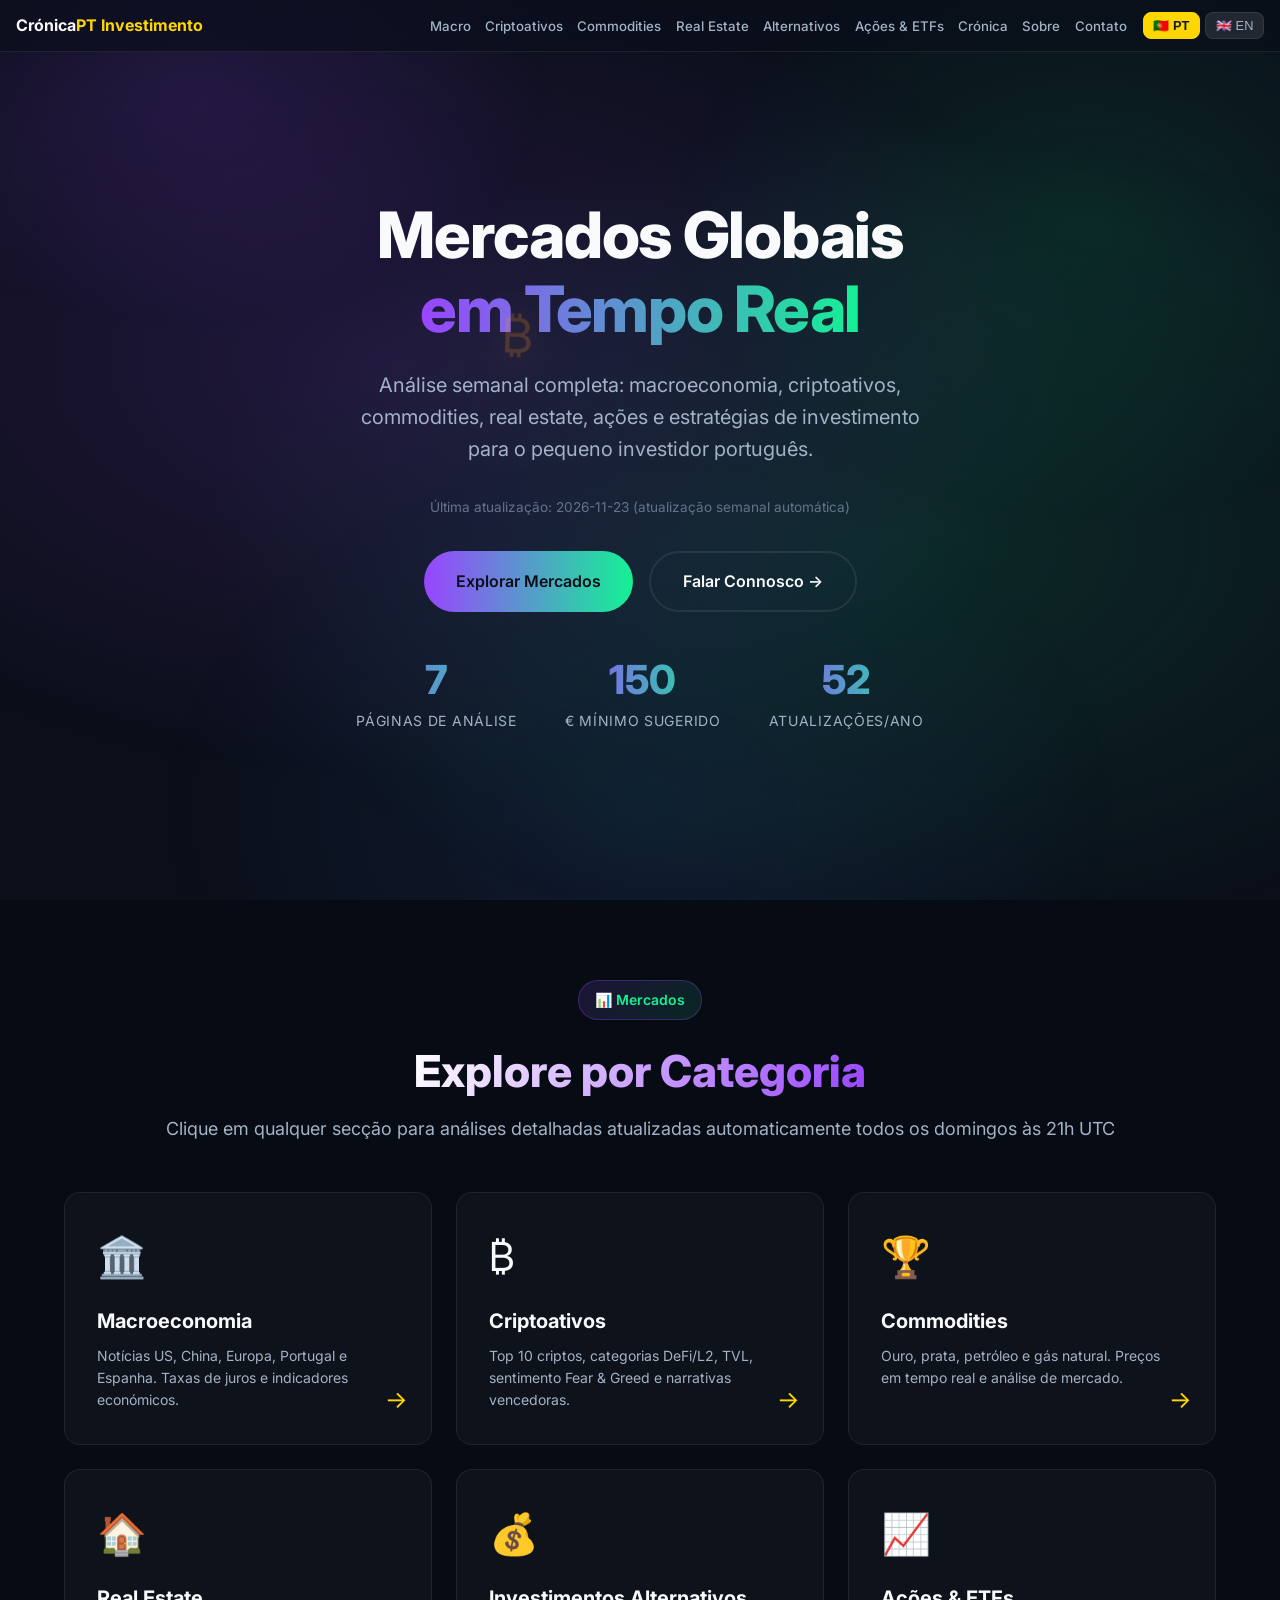
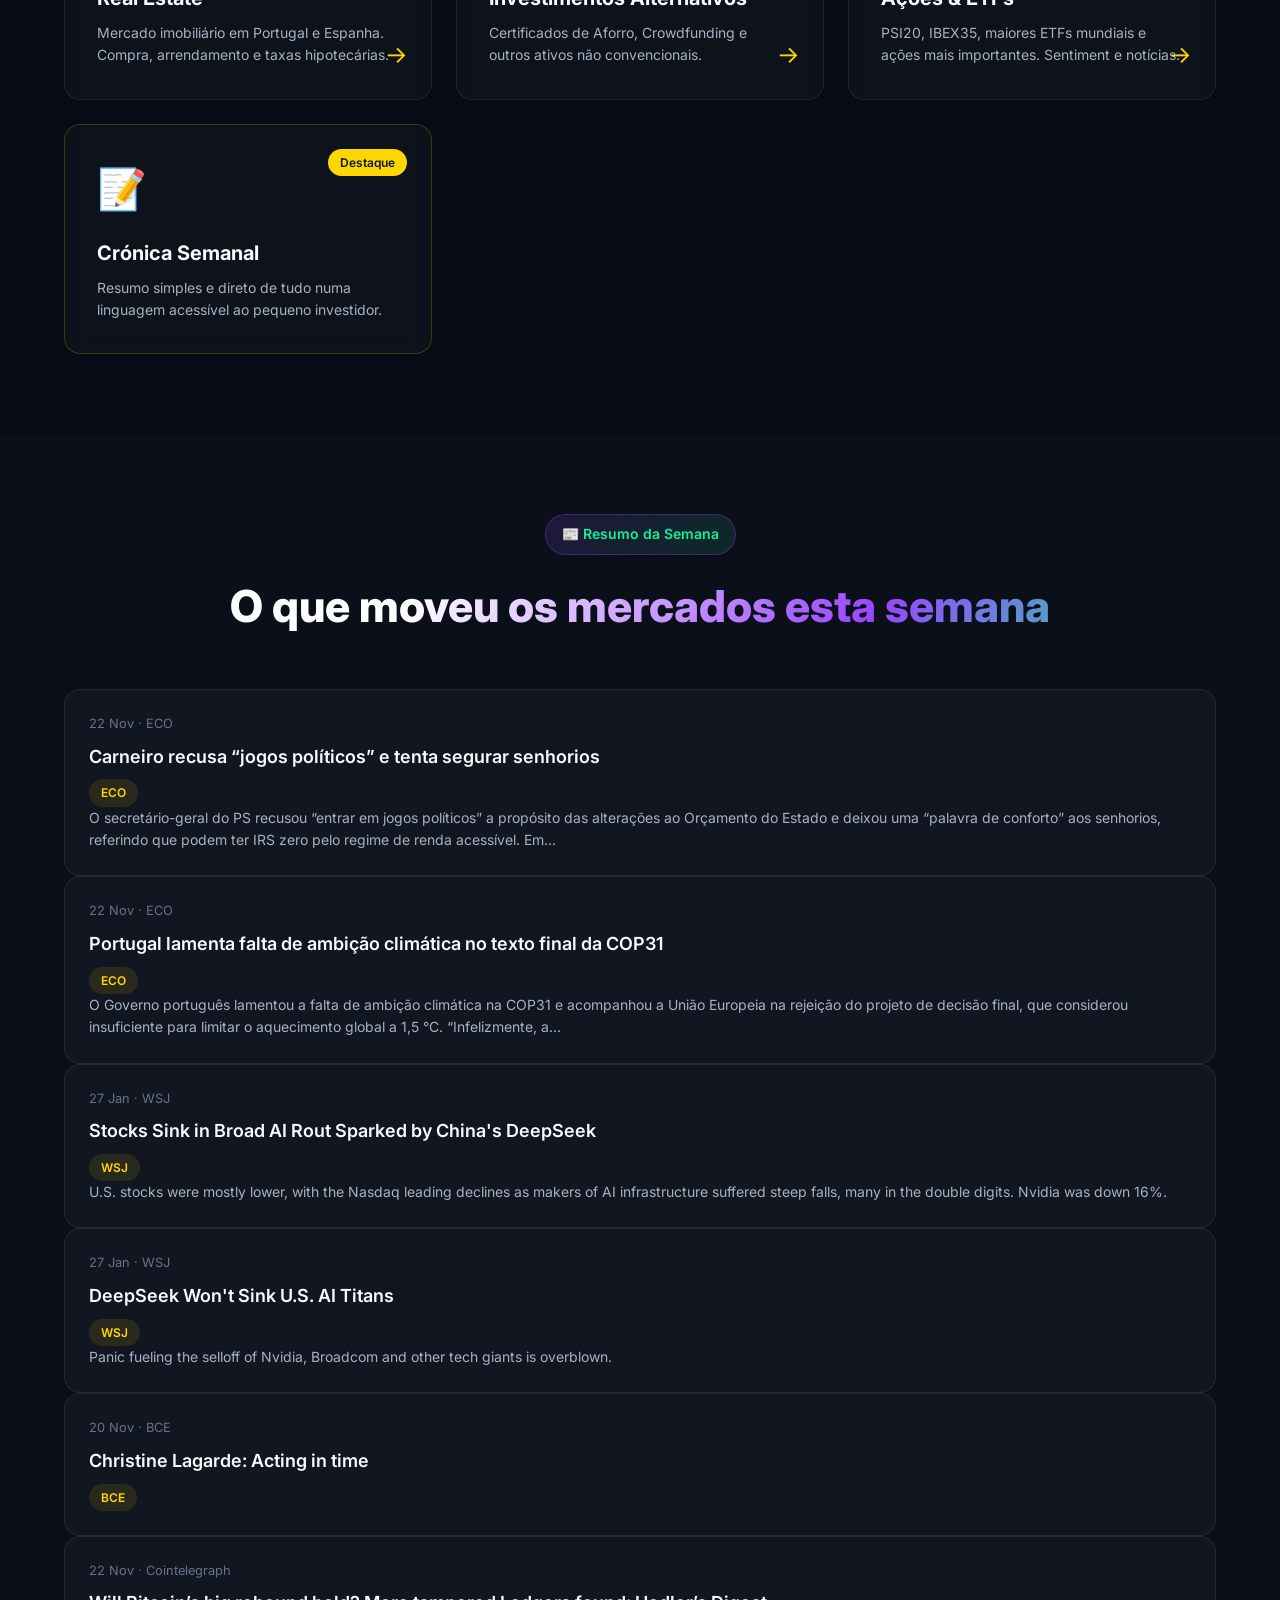
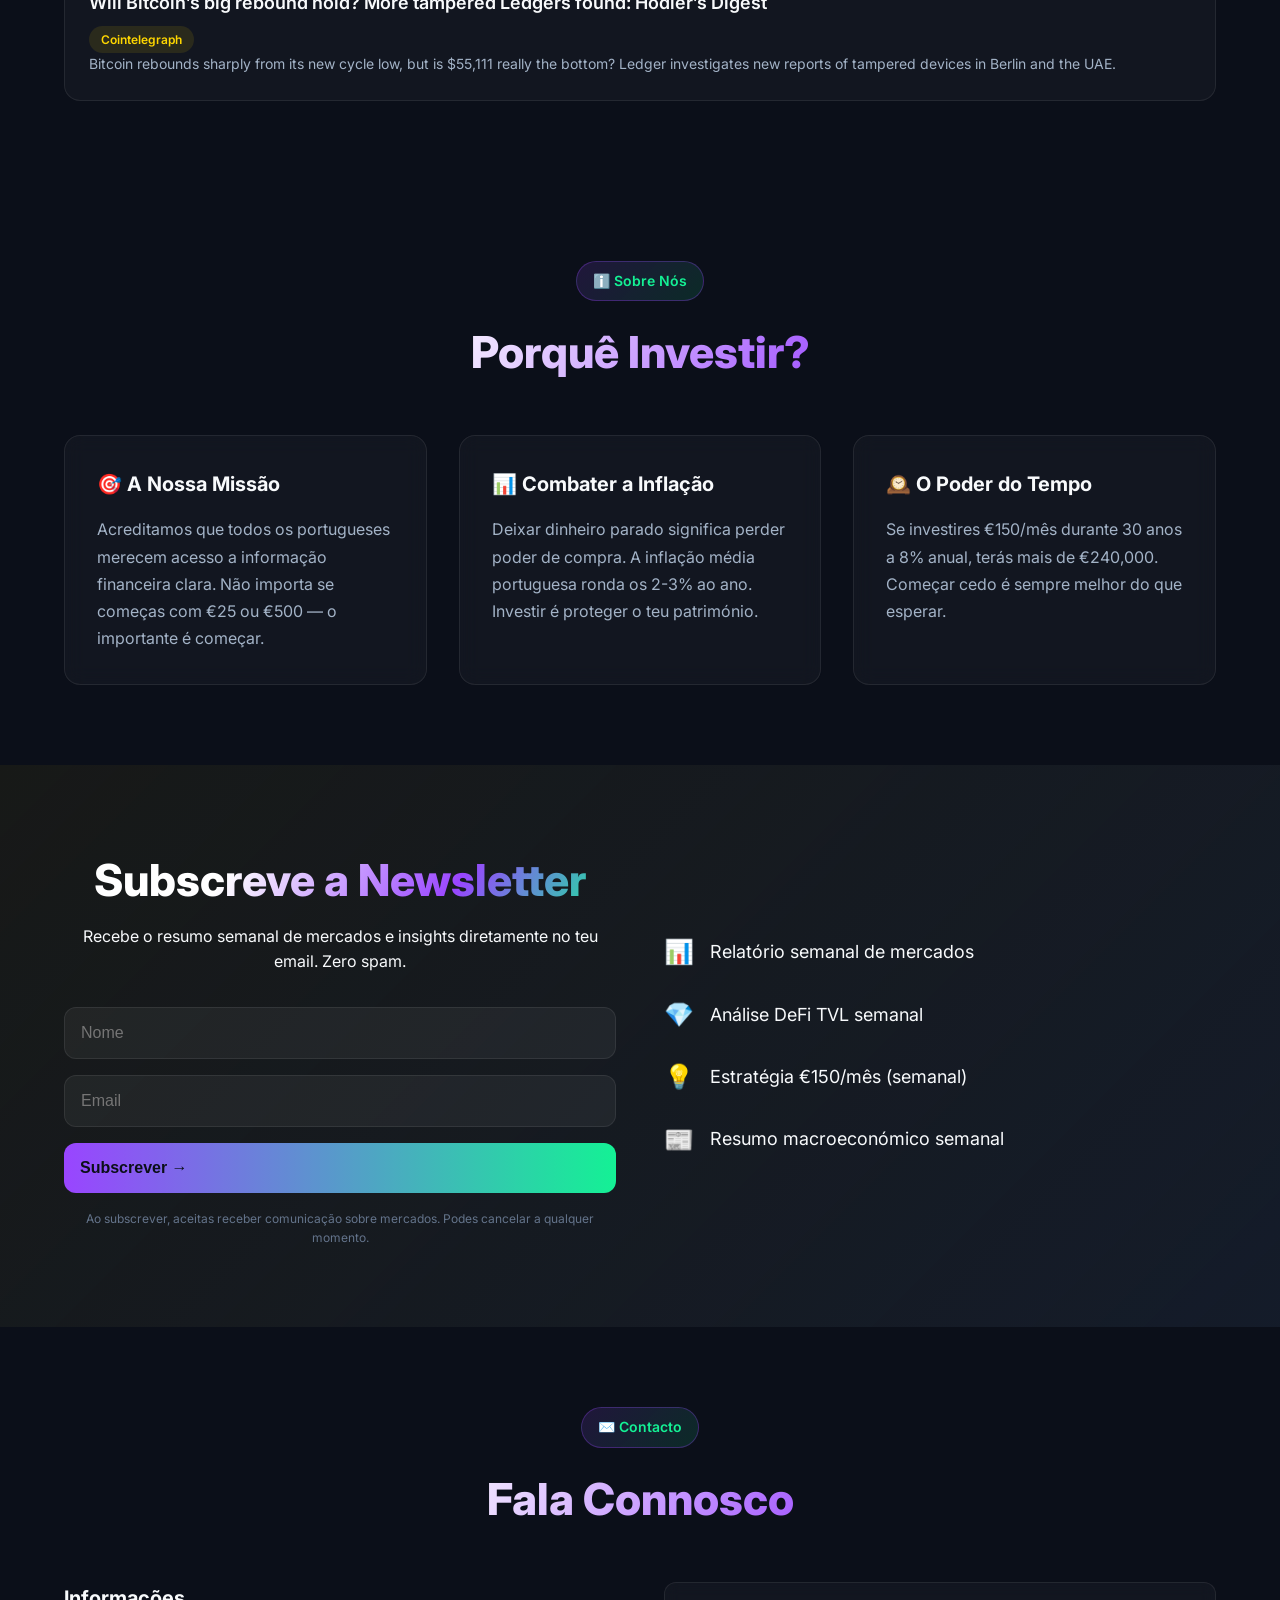
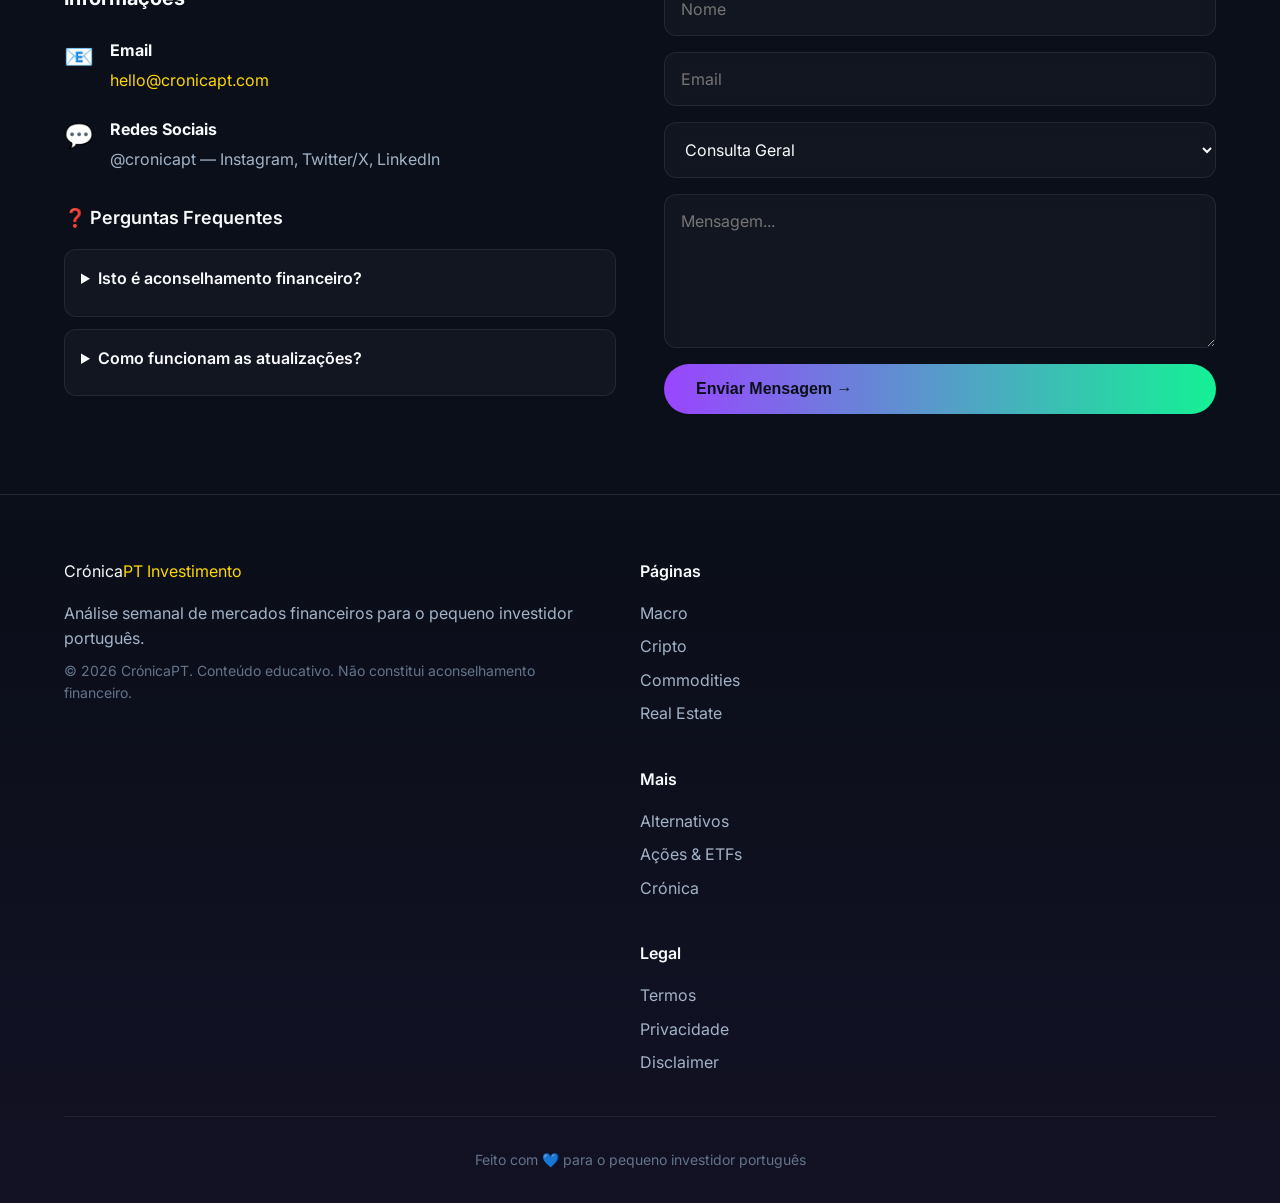
<file: index.html>
<!DOCTYPE html>
<html lang="pt-PT">
<head>
  <meta charset="UTF-8">
  <meta name="viewport" content="width=device-width, initial-scale=1.0">
  <title>Crónica PT Investimento — Visão Geral dos Mercados</title>
  <meta name="description" content="Portal completo de análise de mercados financeiros para investidores portugueses. Cripto, ações, macroeconomia e mais.">
  <link rel="preconnect" href="https://fonts.googleapis.com">
  <link rel="preconnect" href="https://fonts.gstatic.com" crossorigin>
  <link href="https://fonts.googleapis.com/css2?family=Inter:wght@300;400;500;600;700;800&display=swap" rel="stylesheet">
  <link rel="stylesheet" href="style.css">
</head>
<body>
  <nav class="navbar" id="navbar">
    <div class="nav-container">
      <a href="index.html" class="nav-logo">
        <span class="logo-text">Crónica<span class="highlight">PT Investimento</span></span>
      </a>
      <button class="nav-toggle" id="navToggle"><span></span><span></span><span></span></button>
      <ul class="nav-menu" id="navMenu">
        <li><a href="macro.html" class="nav-link">Macro</a></li>
        <li><a href="cripto.html" class="nav-link">Criptoativos</a></li>
        <li><a href="commodities.html" class="nav-link">Commodities</a></li>
        <li><a href="realestate.html" class="nav-link">Real Estate</a></li>
        <li><a href="alternativos.html" class="nav-link">Alternativos</a></li>
        <li><a href="stocks.html" class="nav-link">Ações & ETFs</a></li>
        <li><a href="cronica.html" class="nav-link">Crónica</a></li>
        <li><a href="#sobre" class="nav-link">Sobre</a></li>
        <li><a href="#contato" class="nav-link">Contato</a></li>
      </ul>
        <div class="lang-selector" id="langSelector">
          <button class="lang-btn" data-lang="pt" onclick="switchLanguage('pt')" title="Português">🇵🇹 PT</button>
          <button class="lang-btn" data-lang="en" onclick="switchLanguage('en')" title="English">🇬🇧 EN</button>
        </div>
      </div>
    </nav>

  <section class="hero" id="home">
    <div class="hero-bg"></div>
    <div class="hero-content">
      <h1 class="hero-title" data-i18n="hero.title">Mercados Globais<br><span class="gradient-text">em Tempo Real</span></h1>
      <p class="hero-subtitle" data-i18n="hero.subtitle">Análise semanal completa: macroeconomia, criptoativos, commodities, real estate, ações e estratégias de investimento para o pequeno investidor português.</p>
      <p class="hero-update" id="lastUpdate" style="font-size:0.85rem;color:var(--text-muted);margin-bottom:2rem;">Última atualização: 2026-11-23 (atualização semanal automática)</p>
      <div class="hero-buttons">
        <a href="macro.html" class="btn btn-primary">Explorar Mercados</a>
        <a href="#subscricao" class="btn btn-secondary">Falar Connosco →</a>
      </div>
      <div class="hero-stats">
        <div class="stat-item"><span class="stat-number" data-count="7">0</span><span class="stat-label" data-i18n="Páginas de Análise">Páginas de Análise</span></div>
        <div class="stat-item"><span class="stat-number" data-count="150">0</span><span class="stat-label">€ Mínimo Sugerido</span></div>
        <div class="stat-item"><span class="stat-number" data-count="52">0</span><span class="stat-label">Atualizações/Ano</span></div>
      </div>
    </div>
  </section>

  <section class="section quick-links-section" id="mercados">
    <div class="container">
      <div class="section-header">
        <span class="section-tag">📊 Mercados</span>
        <h2 class="section-title">Explore por Categoria</h2>
        <p class="section-desc">Clique em qualquer secção para análises detalhadas atualizadas automaticamente todos os domingos às 21h UTC</p>
      </div>
      <div class="quick-links-grid">
        <a href="macro.html" class="quick-card">
          <div class="quick-card-icon">🏛️</div>
          <h3 class="mb-2">Macroeconomia</h3>
          <p>Notícias US, China, Europa, Portugal e Espanha. Taxas de juros e indicadores económicos.</p>
          <span class="card-arrow">→</span>
        </a>
        <a href="cripto.html" class="quick-card">
          <div class="quick-card-icon">₿</div>
          <h3 class="mb-2">Criptoativos</h3>
          <p>Top 10 criptos, categorias DeFi/L2, TVL, sentimento Fear & Greed e narrativas vencedoras.</p>
          <span class="card-arrow">→</span>
        </a>
        <a href="commodities.html" class="quick-card">
          <div class="quick-card-icon">🏆</div>
          <h3 class="mb-2">Commodities</h3>
          <p>Ouro, prata, petróleo e gás natural. Preços em tempo real e análise de mercado.</p>
          <span class="card-arrow">→</span>
        </a>
        <a href="realestate.html" class="quick-card">
          <div class="quick-card-icon">🏠</div>
          <h3 class="mb-2">Real Estate</h3>
          <p>Mercado imobiliário em Portugal e Espanha. Compra, arrendamento e taxas hipotecárias.</p>
          <span class="card-arrow">→</span>
        </a>
        <a href="alternativos.html" class="quick-card">
          <div class="quick-card-icon">💰</div>
          <h3 class="mb-2">Investimentos Alternativos</h3>
          <p>Certificados de Aforro, Crowdfunding e outros ativos não convencionais.</p>
          <span class="card-arrow">→</span>
        </a>
        <a href="stocks.html" class="quick-card">
          <div class="quick-card-icon">📈</div>
          <h3 class="mb-2">Ações & ETFs</h3>
          <p>PSI20, IBEX35, maiores ETFs mundiais e ações mais importantes. Sentiment e notícias.</p>
          <span class="card-arrow">→</span>
        </a>
        <a href="cronica.html" class="quick-card featured">
          <div class="quick-card-icon">📝</div>
          <h3 class="mb-2">Crónica Semanal</h3>
          <p>Resumo simples e direto de tudo numa linguagem acessível ao pequeno investidor.</p>
          <span class="card-badge">Destaque</span>
        </a>
      </div>
    </div>
  </section>

  <!-- NEWS:resumo -->
  <section id="resumo-semana" class="section section-alt">
    <div class="container">
      <div class="section-header">
        <span class="section-tag">📰 Resumo da Semana</span>
        <h2 class="section-title">O que moveu os mercados esta semana</h2>
      </div>
      <!-- NEWS-START:resumo -->
        <article class="news-item fade-in"><p class="news-date" style="font-size:0.8rem;color:var(--text-muted);">22 Nov · ECO</p><div class="news-item-header"><h3><a href="https://eco.sapo.pt/2026/11/22/carneiro-recusa-jogos-politicos-e-tenta-segurar-senhorios/" target="_blank" rel="noopener" style="color:inherit;text-decoration:none;">Carneiro recusa “jogos políticos” e tenta segurar senhorios</a></h3><span class="news-badge">ECO</span></div><p>O secretário-geral do PS recusou “entrar em jogos políticos” a propósito das alterações ao Orçamento do Estado e deixou uma “palavra de conforto” aos senhorios, referindo que podem ter IRS zero pelo regime de renda acessível. Em…</p></article>
        <article class="news-item fade-in"><p class="news-date" style="font-size:0.8rem;color:var(--text-muted);">22 Nov · ECO</p><div class="news-item-header"><h3><a href="https://eco.sapo.pt/2026/11/22/portugal-lamenta-falta-de-ambicao-climatica-no-texto-final-da-cop31/" target="_blank" rel="noopener" style="color:inherit;text-decoration:none;">Portugal lamenta falta de ambição climática no texto final da COP31</a></h3><span class="news-badge">ECO</span></div><p>O Governo português lamentou a falta de ambição climática na COP31 e acompanhou a União Europeia na rejeição do projeto de decisão final, que considerou insuficiente para limitar o aquecimento global a 1,5 °C. “Infelizmente, a…</p></article>
        <article class="news-item fade-in"><p class="news-date" style="font-size:0.8rem;color:var(--text-muted);">27 Jan · WSJ</p><div class="news-item-header"><h3><a href="https://www.wsj.com/articles/nikkei-may-rise-as-weak-yen-raises-earnings-hopes-776a8056?mod=rss_markets_main" target="_blank" rel="noopener" style="color:inherit;text-decoration:none;">Stocks Sink in Broad AI Rout Sparked by China's DeepSeek</a></h3><span class="news-badge">WSJ</span></div><p>U.S. stocks were mostly lower, with the Nasdaq leading declines as makers of AI infrastructure suffered steep falls, many in the double digits. Nvidia was down 16%.</p></article>
        <article class="news-item fade-in"><p class="news-date" style="font-size:0.8rem;color:var(--text-muted);">27 Jan · WSJ</p><div class="news-item-header"><h3><a href="https://www.wsj.com/articles/deepseek-us-ai-stocks-nvidia-broadcom-6cdfae81?mod=rss_markets_main" target="_blank" rel="noopener" style="color:inherit;text-decoration:none;">DeepSeek Won't Sink U.S. AI Titans</a></h3><span class="news-badge">WSJ</span></div><p>Panic fueling the selloff of Nvidia, Broadcom and other tech giants is overblown.</p></article>
        <article class="news-item fade-in"><p class="news-date" style="font-size:0.8rem;color:var(--text-muted);">20 Nov · BCE</p><div class="news-item-header"><h3><a href="https://www.ecb.europa.eu//press/key/date/2026/html/ecb.sp261120~e52bcc4db2.en.html" target="_blank" rel="noopener" style="color:inherit;text-decoration:none;">Christine Lagarde: Acting in time</a></h3><span class="news-badge">BCE</span></div></article>
        <article class="news-item fade-in"><p class="news-date" style="font-size:0.8rem;color:var(--text-muted);">22 Nov · Cointelegraph</p><div class="news-item-header"><h3><a href="https://cointelegraph.com/magazine/will-bitcoins-big-rebound-hold-more-tampered-ledgers-found-hodlers-digest?utm_source=rss_feed&utm_medium=rss&utm_campaign=rss_partner_inbound" target="_blank" rel="noopener" style="color:inherit;text-decoration:none;">Will Bitcoin’s big rebound hold? More tampered Ledgers found: Hodler’s Digest</a></h3><span class="news-badge">Cointelegraph</span></div><p>Bitcoin rebounds sharply from its new cycle low, but is $55,111 really the bottom? Ledger investigates new reports of tampered devices in Berlin and the UAE.</p></article>
      <!-- NEWS-END -->
    </div>
  </section>

    <section id="sobre" class="section section-alt">
    <div class="container">
      <div class="section-header">
        <span class="section-tag">ℹ️ Sobre Nós</span>
        <h2 class="section-title">Porquê Investir?</h2>
      </div>
      <div class="about-content">
        <div class="about-card"><h3>🎯 A Nossa Missão</h3><p>Acreditamos que todos os portugueses merecem acesso a informação financeira clara. Não importa se começas com €25 ou €500 — o importante é começar.</p></div>
        <div class="about-card"><h3>📊 Combater a Inflação</h3><p>Deixar dinheiro parado significa perder poder de compra. A inflação média portuguesa ronda os 2-3% ao ano. Investir é proteger o teu património.</p></div>
        <div class="about-card"><h3>🕰️ O Poder do Tempo</h3><p>Se investires €150/mês durante 30 anos a 8% anual, terás mais de €240,000. Começar cedo é sempre melhor do que esperar.</p></div>
      </div>
    </div>
  </section>

  <section id="subscricao" class="section subscribe-section">
    <div class="container">
      <div class="subscribe-wrapper">
        <div class="subscribe-content">
          <h2 class="section-title" style="color:white;">Subscreve a Newsletter</h2>
          <p class="subscribe-desc">Recebe o resumo semanal de mercados e insights diretamente no teu email. Zero spam.</p>
          <form class="subscribe-form" onsubmit="handleSubscribe(event)">
            <input type="text" placeholder="Nome" required>
            <input type="email" placeholder="Email" required>
            <button type="submit" class="btn btn-subscribe">Subscrever →</button>
          </form>
          <p class="subscribe-footer">Ao subscrever, aceitas receber comunicação sobre mercados. Podes cancelar a qualquer momento.</p>
        </div>
        <div class="subscribe-perks">
          <div class="perk-item"><span class="perk-icon">📊</span><span>Relatório semanal de mercados</span></div>
          <div class="perk-item"><span class="perk-icon">💎</span><span>Análise DeFi TVL semanal</span></div>
          <div class="perk-item"><span class="perk-icon">💡</span><span>Estratégia €150/mês (semanal)</span></div>
          <div class="perk-item"><span class="perk-icon">📰</span><span>Resumo macroeconómico semanal</span></div>
        </div>
      </div>
    </div>
  </section>

  <section id="contato" class="section">
    <div class="container">
      <div class="section-header">
        <span class="section-tag">✉️ Contacto</span>
        <h2 class="section-title">Fala Connosco</h2>
      </div>
      <div class="contact-grid">
        <div class="contact-info">
          <h3>Informações</h3>
          <div class="contact-items">
            <div class="contact-item"><span class="contact-icon">📧</span><div><strong>Email</strong><p><a href="mailto:hello@cronicapt.com">hello@cronicapt.com</a></p></div></div>
            <div class="contact-item"><span class="contact-icon">💬</span><div><strong>Redes Sociais</strong><p>@cronicapt — Instagram, Twitter/X, LinkedIn</p></div></div>
          </div>
          <div class="faq-preview">
            <h4>❓ Perguntas Frequentes</h4>
            <details><summary>Isto é aconselhamento financeiro?</summary><p style="margin-top:0.5rem"><strong>Não.</strong> Conteúdo educativo e informativo.</p></details>
            <details><summary>Como funcionam as atualizações?</summary><p style="margin-top:0.5rem">Todas as secções são atualizadas automaticamente todos os domingos às 21h UTC (22h em Portugal).</p></details>
          </div>
        </div>
        <form class="contact-form" onsubmit="handleContact(event)">
          <input type="text" placeholder="Nome" required><input type="email" placeholder="Email" required>
          <select><option>Consulta Geral</option><option>Colaboração</option><option>Feedback</option><option>Bug Report</option><option>Outro</option></select>
          <textarea rows="6" placeholder="Mensagem..." required></textarea>
          <button type="submit" class="btn btn-primary">Enviar Mensagem →</button>
        </form>
      </div>
    </div>
  </section>

  <footer class="footer">
    <div class="container">
      <div class="footer-content">
        <div class="footer-brand"><div class="footer-logo"><span class="logo-text">Crónica<span class="highlight">PT Investimento</span></span></div><p class="footer-tagline">Análise semanal de mercados financeiros para o pequeno investidor português.</p><p class="footer-disclaimer">© 2026 CrónicaPT. Conteúdo educativo. Não constitui aconselhamento financeiro.</p></div>
        <div class="footer-links">
          <div class="footer-col"><h4>Páginas</h4><ul><li><a href="macro.html">Macro</a></li><li><a href="cripto.html">Cripto</a></li><li><a href="commodities.html">Commodities</a></li><li><a href="realestate.html">Real Estate</a></li></ul></div>
          <div class="footer-col"><h4>Mais</h4><ul><li><a href="alternativos.html">Alternativos</a></li><li><a href="stocks.html">Ações & ETFs</a></li><li><a href="cronica.html">Crónica</a></li></ul></div>
          <div class="footer-col"><h4>Legal</h4><ul><li><a href="#">Termos</a></li><li><a href="#">Privacidade</a></li><li><a href="#">Disclaimer</a></li></ul></div>
        </div>
      </div>
      <div class="footer-bottom"><p>Feito com 💙 para o pequeno investidor português</p></div>
    </div>
  </footer>

  <button class="back-to-top" id="backToTop" onclick="window.scrollTo({top:0,behavior:'smooth'})">↑</button>
  <script src="translations.js"></script>
  <script src="script.js"></script>
  <div class="floating-btc" aria-hidden="true"><span class="coin">₿</span></div>

</body>
</html>
</file>
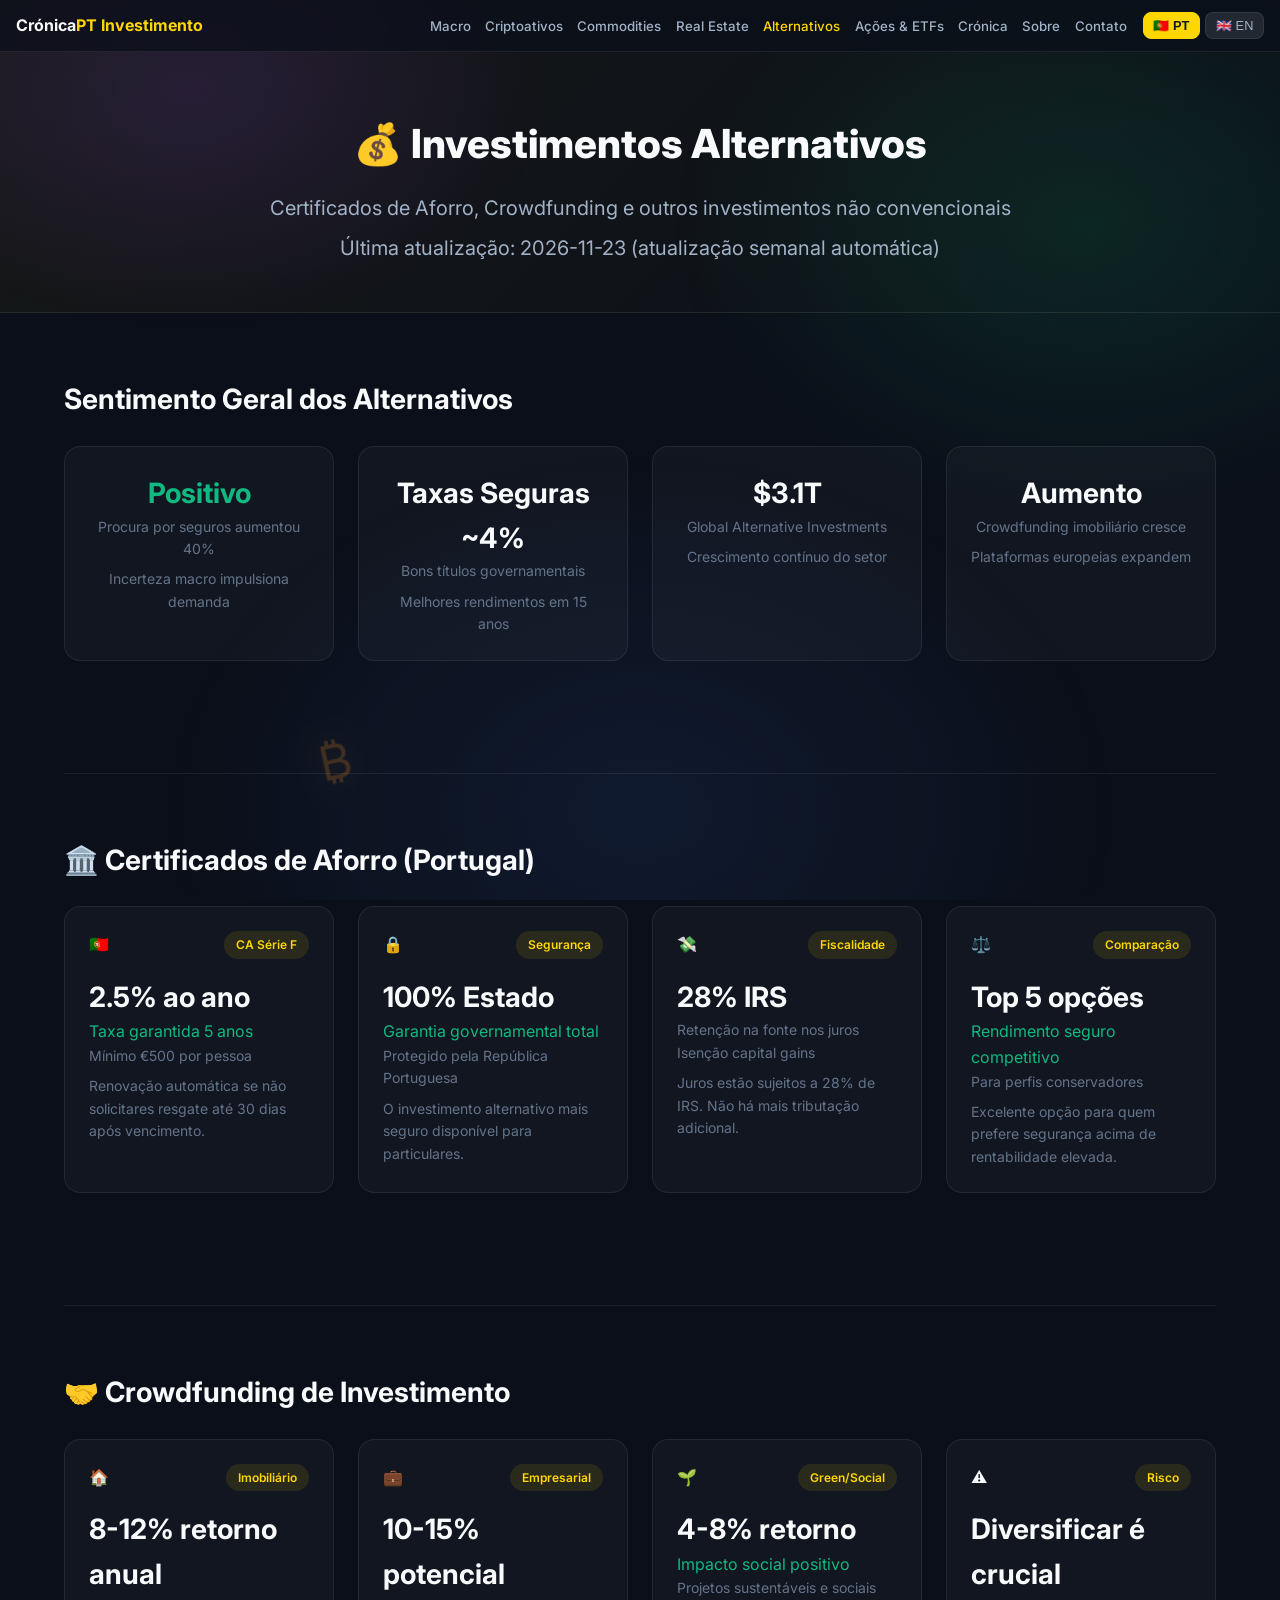
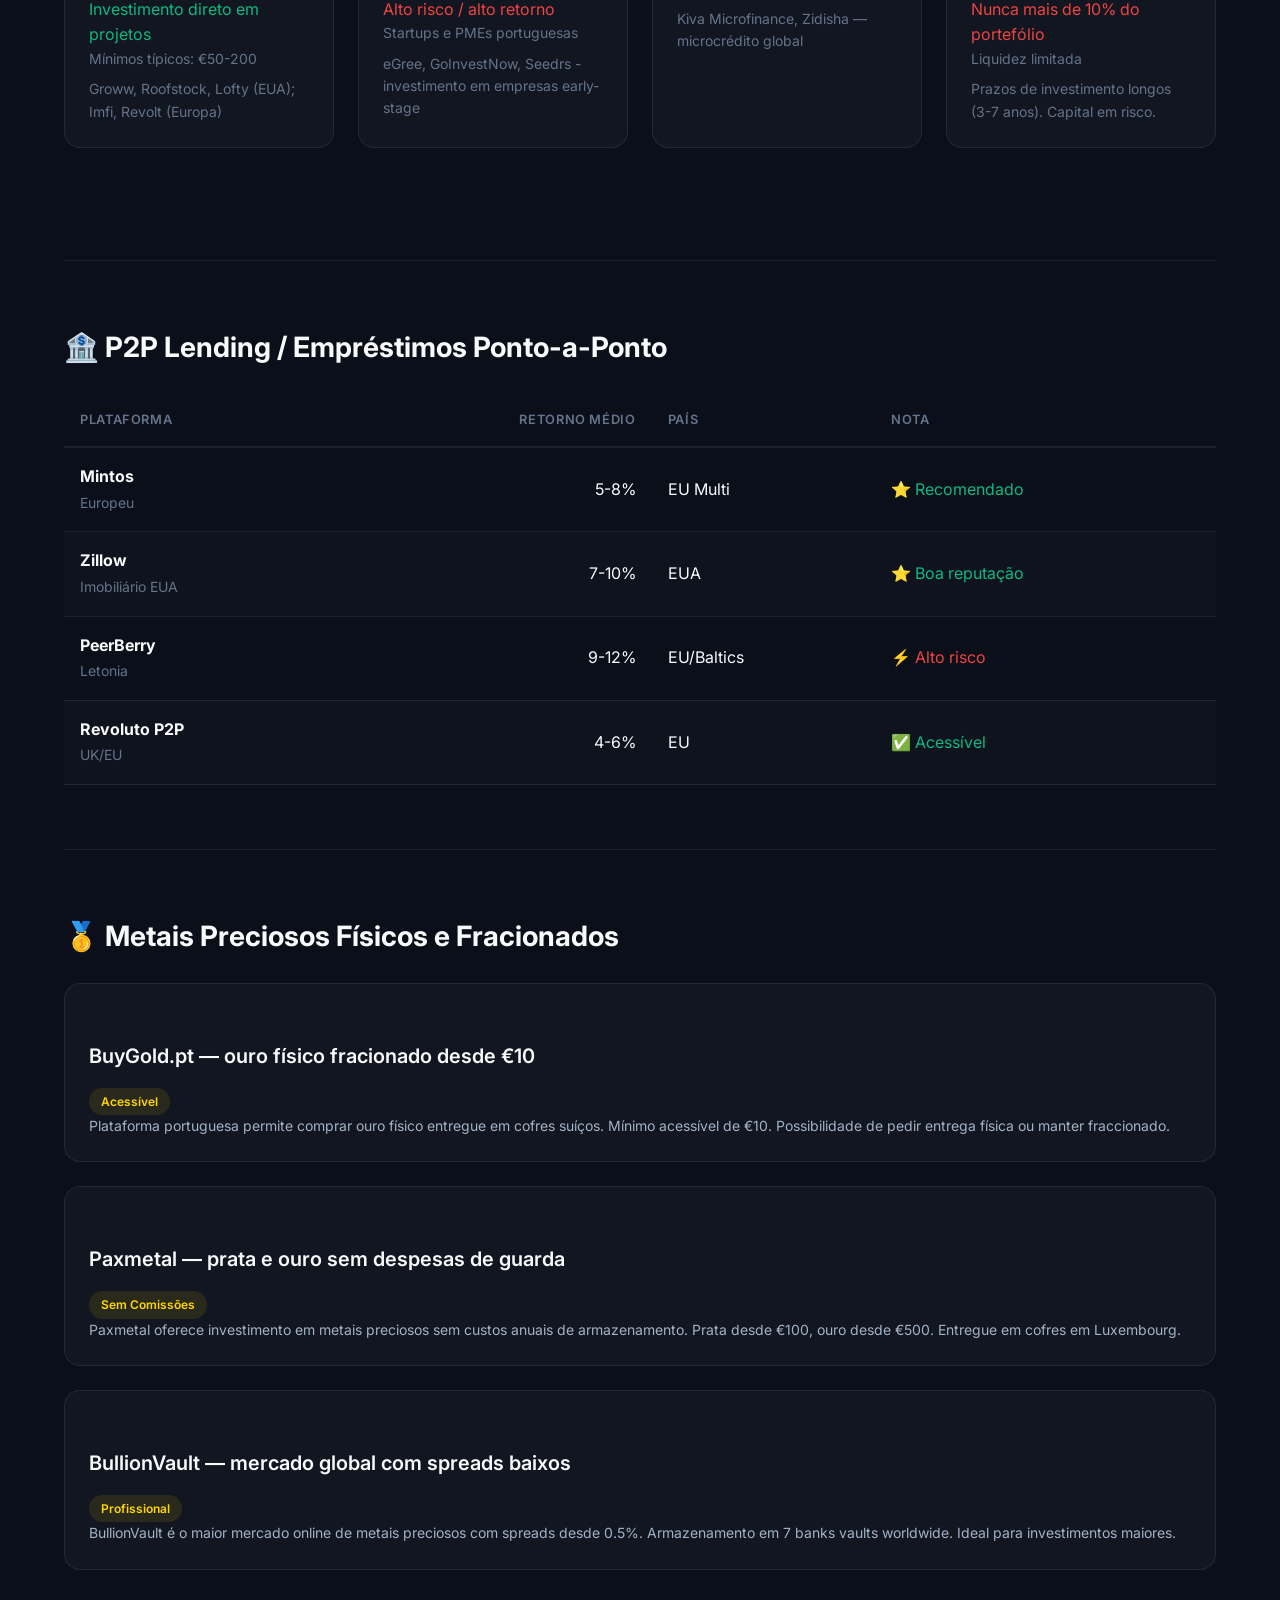
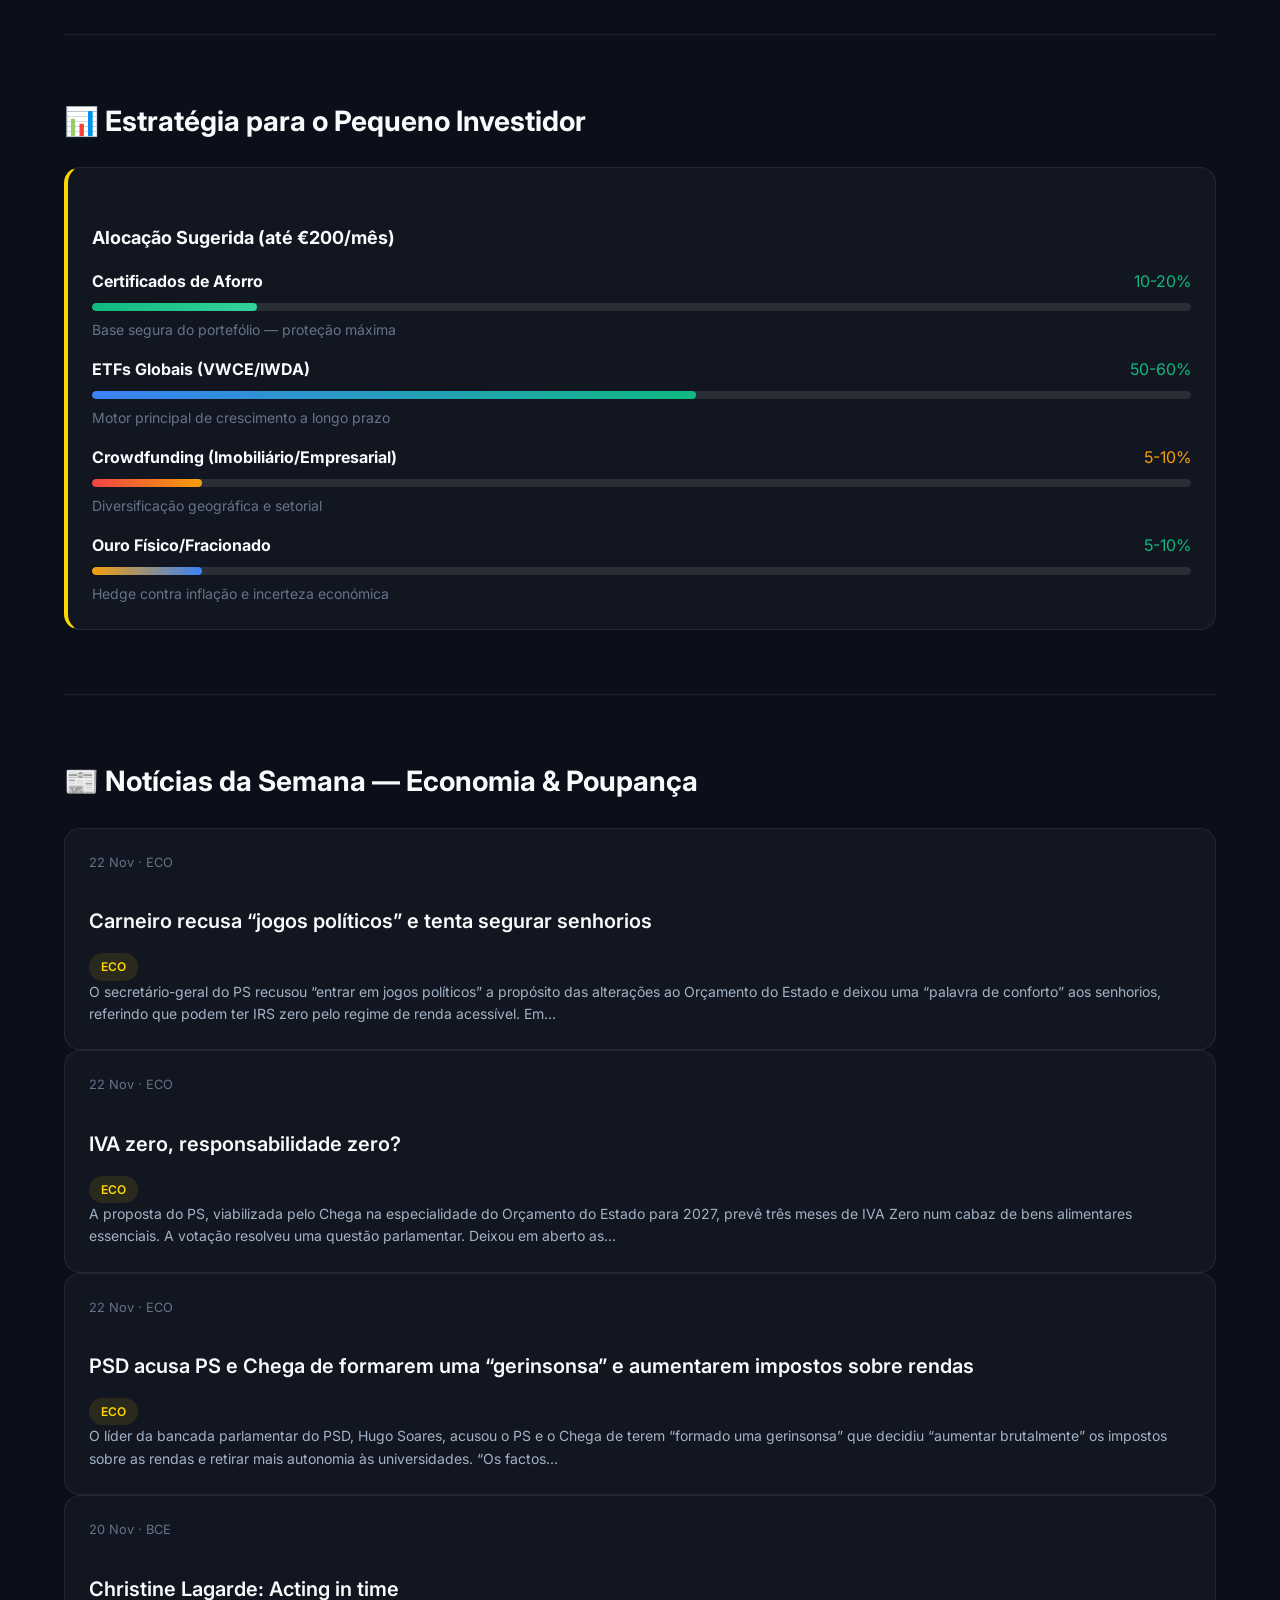
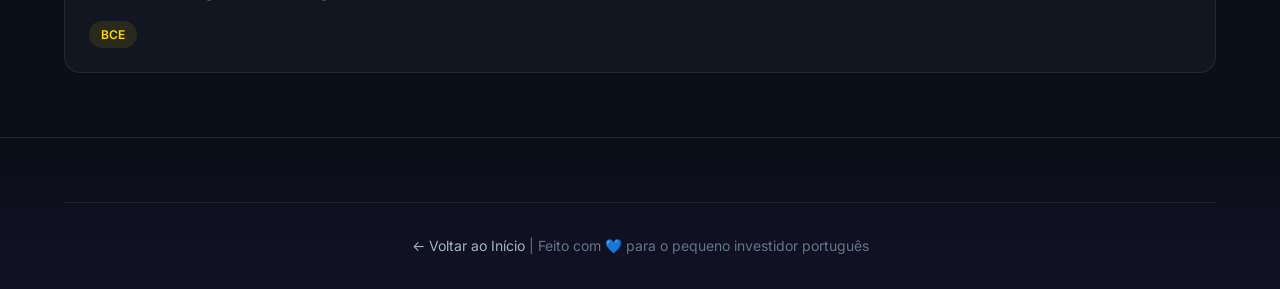
<file: alternativos.html>
<!DOCTYPE html>
<html lang="pt-PT">
<head>
  <meta charset="UTF-8">
  <meta name="viewport" content="width=device-width, initial-scale=1.0">
  <title>Investimentos Alternativos — Crónica PT Investimento</title>
  <link rel="stylesheet" href="style.css">
  <link href="https://fonts.googleapis.com/css2?family=Inter:wght@300;400;500;600;700;800&display=swap" rel="stylesheet">
</head>
<body>
  <nav class="navbar">
    <div class="nav-container">
      <a href="index.html" class="nav-logo"><span class="logo-text">Crónica<span class="highlight">PT Investimento</span></span></a>
      <button class="nav-toggle" id="navToggle"><span></span><span></span><span></span></button>
      <ul class="nav-menu">
        <li><a href="macro.html" class="nav-link">Macro</a></li>
        <li><a href="cripto.html" class="nav-link">Criptoativos</a></li>
        <li><a href="commodities.html" class="nav-link">Commodities</a></li>
        <li><a href="realestate.html" class="nav-link">Real Estate</a></li>
        <li><a href="alternativos.html" class="nav-link" style="color:var(--gold)">Alternativos</a></li>
        <li><a href="stocks.html" class="nav-link">Ações & ETFs</a></li>
        <li><a href="cronica.html" class="nav-link">Crónica</a></li>
        <li><a href="index.html#sobre" class="nav-link">Sobre</a></li>
        <li><a href="index.html#contato" class="nav-link">Contato</a></li>
      </ul>
        <div class="lang-selector" id="langSelector">
          <button class="lang-btn" data-lang="pt" onclick="switchLanguage('pt')" title="Português">🇵🇹 PT</button>
          <button class="lang-btn" data-lang="en" onclick="switchLanguage('en')" title="English">🇬🇧 EN</button>
        </div>
      </div>
    </nav>

  <header class="page-header">
    <div class="container">
      <div class="page-header-content">
        <h1>💰 Investimentos Alternativos</h1>
        <p>Certificados de Aforro, Crowdfunding e outros investimentos não convencionais</p>
        <p class="last-updated">Última atualização: 2026-11-23 (atualização semanal automática)</p>
      </div>
    </div>
  </header>

  <main class="container">
    <!-- Overview -->
    <section class="inner-section">
      <h2>Sentimento Geral dos Alternativos</h2>
      <div class="data-grid" style="grid-template-columns:repeat(auto-fit,minmax(200px,1fr));">
        <div class="data-card" style="text-align:center;">
          <div class="data-card-value positive">Positivo</div>
          <div class="data-card-label">Procura por seguros aumentou 40%</div>
          <p style="font-size:0.875rem;color:var(--text-muted);margin-top:0.5rem;">Incerteza macro impulsiona demanda</p>
        </div>
        <div class="data-card" style="text-align:center;">
          <div class="data-card-value">Taxas Seguras ~4%</div>
          <div class="data-card-label">Bons títulos governamentais</div>
          <p style="font-size:0.875rem;color:var(--text-muted);margin-top:0.5rem;">Melhores rendimentos em 15 anos</p>
        </div>
        <div class="data-card" style="text-align:center;">
          <div class="data-card-value">$3.1T</div>
          <div class="data-card-label">Global Alternative Investments</div>
          <p style="font-size:0.875rem;color:var(--text-muted);margin-top:0.5rem;">Crescimento contínuo do setor</p>
        </div>
        <div class="data-card" style="text-align:center;">
          <div class="data-card-value">Aumento</div>
          <div class="data-card-label">Crowdfunding imobiliário cresce</div>
          <p style="font-size:0.875rem;color:var(--text-muted);margin-top:0.5rem;">Plataformas europeias expandem</p>
        </div>
      </div>
    </section>

    <!-- Certificados de Aforro -->
    <section class="inner-section">
      <h2>🏛️ Certificados de Aforro (Portugal)</h2>
      <div class="data-grid">
        <div class="data-card">
          <div class="data-card-header"><span class="data-card-icon">🇵🇹</span><span class="news-badge">CA Série F</span></div>
          <div class="data-card-value">2.5% ao ano</div>
          <div class="positive">Taxa garantida 5 anos</div>
          <div class="data-card-label">Mínimo €500 por pessoa</div>
          <p style="font-size:0.875rem;color:var(--text-muted);margin-top:0.5rem;">Renovação automática se não solicitares resgate até 30 dias após vencimento.</p>
        </div>
        <div class="data-card">
          <div class="data-card-header"><span class="data-card-icon">🔒</span><span class="news-badge">Segurança</span></div>
          <div class="data-card-value">100% Estado</div>
          <div class="positive">Garantia governamental total</div>
          <div class="data-card-label">Protegido pela República Portuguesa</div>
          <p style="font-size:0.875rem;color:var(--text-muted);margin-top:0.5rem;">O investimento alternativo mais seguro disponível para particulares.</p>
        </div>
        <div class="data-card">
          <div class="data-card-header"><span class="data-card-icon">💸</span><span class="news-badge">Fiscalidade</span></div>
          <div class="data-card-value">28% IRS</div>
          <div class="data-card-label">Retenção na fonte nos juros</div>
          <div class="data-card-label">Isenção capital gains</div>
          <p style="font-size:0.875rem;color:var(--text-muted);margin-top:0.5rem;">Juros estão sujeitos a 28% de IRS. Não há mais tributação adicional.</p>
        </div>
        <div class="data-card">
          <div class="data-card-header"><span class="data-card-icon">⚖️</span><span class="news-badge">Comparação</span></div>
          <div class="data-card-value">Top 5 opções</div>
          <div class="positive">Rendimento seguro competitivo</div>
          <div class="data-card-label">Para perfis conservadores</div>
          <p style="font-size:0.875rem;color:var(--text-muted);margin-top:0.5rem;">Excelente opção para quem prefere segurança acima de rentabilidade elevada.</p>
        </div>
      </div>
    </section>

    <!-- Crowdfunding -->
    <section class="inner-section">
      <h2>🤝 Crowdfunding de Investimento</h2>
      <div class="data-grid">
        <div class="data-card">
          <div class="data-card-header"><span class="data-card-icon">🏠</span><span class="news-badge">Imobiliário</span></div>
          <div class="data-card-value">8-12% retorno anual</div>
          <div class="positive">Investimento direto em projetos</div>
          <div class="data-card-label">Mínimos típicos: €50-200</div>
          <p style="font-size:0.875rem;color:var(--text-muted);margin-top:0.5rem;">Groww, Roofstock, Lofty (EUA); Imfi, Revolt (Europa)</p>
        </div>
        <div class="data-card">
          <div class="data-card-header"><span class="data-card-icon">💼</span><span class="news-badge">Empresarial</span></div>
          <div class="data-card-value">10-15% potencial</div>
          <div class="negative">Alto risco / alto retorno</div>
          <div class="data-card-label">Startups e PMEs portuguesas</div>
          <p style="font-size:0.875rem;color:var(--text-muted);margin-top:0.5rem;">eGree, GoInvestNow, Seedrs - investimento em empresas early-stage</p>
        </div>
        <div class="data-card">
          <div class="data-card-header"><span class="data-card-icon">🌱</span><span class="news-badge">Green/Social</span></div>
          <div class="data-card-value">4-8% retorno</div>
          <div class="positive">Impacto social positivo</div>
          <div class="data-card-label">Projetos sustentáveis e sociais</div>
          <p style="font-size:0.875rem;color:var(--text-muted);margin-top:0.5rem;">Kiva Microfinance, Zidisha — microcrédito global</p>
        </div>
        <div class="data-card">
          <div class="data-card-header"><span class="data-card-icon">⚠️</span><span class="news-badge">Risco</span></div>
          <div class="data-card-value">Diversificar é crucial</div>
          <div class="negative">Nunca mais de 10% do portefólio</div>
          <div class="data-card-label">Liquidez limitada</div>
          <p style="font-size:0.875rem;color:var(--text-muted);margin-top:0.5rem;">Prazos de investimento longos (3-7 anos). Capital em risco.</p>
        </div>
      </div>
    </section>

    <!-- P2P Lending -->
    <section class="inner-section">
      <h2>🏦 P2P Lending / Empréstimos Ponto-a-Ponto</h2>
      <table>
        <thead>
          <tr>
            <th>Plataforma</th>
            <th style="text-align:right;">Retorno Médio</th>
            <th>País</th>
            <th>Nota</th>
          </tr>
        </thead>
        <tbody>
          <tr>
            <td><strong>Mintos</strong><br><span style="color:var(--text-muted);font-size:0.875rem;">Europeu</span></td>
            <td style="text-align:right;">5-8%</td>
            <td>EU Multi</td>
            <td style="color:var(--green);">⭐ Recomendado</td>
          </tr>
          <tr>
            <td><strong>Zillow</strong><br><span style="color:var(--text-muted);font-size:0.875rem;">Imobiliário EUA</span></td>
            <td style="text-align:right;">7-10%</td>
            <td>EUA</td>
            <td style="color:var(--green);">⭐ Boa reputação</td>
          </tr>
          <tr>
            <td><strong>PeerBerry</strong><br><span style="color:var(--text-muted);font-size:0.875rem;">Letonia</span></td>
            <td style="text-align:right;">9-12%</td>
            <td>EU/Baltics</td>
            <td style="color:var(--red);">⚡ Alto risco</td>
          </tr>
          <tr>
            <td><strong>Revoluto P2P</strong><br><span style="color:var(--text-muted);font-size:0.875rem;">UK/EU</span></td>
            <td style="text-align:right;">4-6%</td>
            <td>EU</td>
            <td style="color:var(--green);">✅ Acessível</td>
          </tr>
        </tbody>
      </table>
    </section>

    <!-- Gold Savings -->
    <section class="inner-section">
      <h2>🥇 Metais Preciosos Físicos e Fracionados</h2>
      <div class="news-list">
        <article class="news-item fade-in">
          <div class="news-item-header"><h3>BuyGold.pt — ouro físico fracionado desde €10</h3><span class="news-badge">Acessível</span></div>
          <p>Plataforma portuguesa permite comprar ouro físico entregue em cofres suíços. Mínimo acessível de €10. Possibilidade de pedir entrega física ou manter fraccionado.</p>
        </article>
        <article class="news-item fade-in">
          <div class="news-item-header"><h3>Paxmetal — prata e ouro sem despesas de guarda</h3><span class="news-badge">Sem Comissões</span></div>
          <p>Paxmetal oferece investimento em metais preciosos sem custos anuais de armazenamento. Prata desde €100, ouro desde €500. Entregue em cofres em Luxembourg.</p>
        </article>
        <article class="news-item fade-in">
          <div class="news-item-header"><h3>BullionVault — mercado global com spreads baixos</h3><span class="news-badge">Profissional</span></div>
          <p>BullionVault é o maior mercado online de metais preciosos com spreads desde 0.5%. Armazenamento em 7 banks vaults worldwide. Ideal para investimentos maiores.</p>
        </article>
      </div>
    </section>

    <!-- Strategy -->
    <section class="inner-section">
      <h2>📊 Estratégia para o Pequeno Investidor</h2>
      <div class="data-card" style="border-left:4px solid var(--gold);">
        <h3 style="font-size:1.125rem;font-weight:700;margin-bottom:1rem;">Alocação Sugerida (até €200/mês)</h3>
        <div style="margin-bottom:1rem;">
          <div style="display:flex;justify-content:space-between;margin-bottom:0.5rem;"><strong>Certificados de Aforro</strong><span class="positive">10-20%</span></div>
          <div class="sentiment-bar-bg"><div class="sentiment-bar-fill sent-extreme" style="width:15%"></div></div>
          <p style="font-size:0.875rem;color:var(--text-muted);margin-top:0.5rem;">Base segura do portefólio — proteção máxima</p>
        </div>
        <div style="margin-bottom:1rem;">
          <div style="display:flex;justify-content:space-between;margin-bottom:0.5rem;"><strong>ETFs Globais (VWCE/IWDA)</strong><span class="positive">50-60%</span></div>
          <div class="sentiment-bar-bg"><div class="sentiment-bar-fill sent-greed" style="width:55%"></div></div>
          <p style="font-size:0.875rem;color:var(--text-muted);margin-top:0.5rem;">Motor principal de crescimento a longo prazo</p>
        </div>
        <div style="margin-bottom:1rem;">
          <div style="display:flex;justify-content:space-between;margin-bottom:0.5rem;"><strong>Crowdfunding (Imobiliário/Empresarial)</strong><span style="color:#f59e0b;">5-10%</span></div>
          <div class="sentiment-bar-bg"><div class="sentiment-bar-fill sent-fear" style="width:10%"></div></div>
          <p style="font-size:0.875rem;color:var(--text-muted);margin-top:0.5rem;">Diversificação geográfica e setorial</p>
        </div>
        <div>
          <div style="display:flex;justify-content:space-between;margin-bottom:0.5rem;"><strong>Ouro Físico/Fracionado</strong><span class="positive">5-10%</span></div>
          <div class="sentiment-bar-bg"><div class="sentiment-bar-fill sent-neutral" style="width:10%"></div></div>
          <p style="font-size:0.875rem;color:var(--text-muted);margin-top:0.5rem;">Hedge contra inflação e incerteza económica</p>
        </div>
      </div>
    </section>
    <!-- NEWS:alternativos -->
    <section class="inner-section">
      <h2>📰 Notícias da Semana — Economia & Poupança</h2>
      <!-- NEWS-START:alternativos -->
        <article class="news-item fade-in"><p class="news-date" style="font-size:0.8rem;color:var(--text-muted);">22 Nov · ECO</p><div class="news-item-header"><h3><a href="https://eco.sapo.pt/2026/11/22/carneiro-recusa-jogos-politicos-e-tenta-segurar-senhorios/" target="_blank" rel="noopener" style="color:inherit;text-decoration:none;">Carneiro recusa “jogos políticos” e tenta segurar senhorios</a></h3><span class="news-badge">ECO</span></div><p>O secretário-geral do PS recusou “entrar em jogos políticos” a propósito das alterações ao Orçamento do Estado e deixou uma “palavra de conforto” aos senhorios, referindo que podem ter IRS zero pelo regime de renda acessível. Em…</p></article>
        <article class="news-item fade-in"><p class="news-date" style="font-size:0.8rem;color:var(--text-muted);">22 Nov · ECO</p><div class="news-item-header"><h3><a href="https://eco.sapo.pt/opiniao/iva-zero-responsabilidade-zero/" target="_blank" rel="noopener" style="color:inherit;text-decoration:none;">IVA zero, responsabilidade zero?</a></h3><span class="news-badge">ECO</span></div><p>A proposta do PS, viabilizada pelo Chega na especialidade do Orçamento do Estado para 2027, prevê três meses de IVA Zero num cabaz de bens alimentares essenciais. A votação resolveu uma questão parlamentar. Deixou em aberto as…</p></article>
        <article class="news-item fade-in"><p class="news-date" style="font-size:0.8rem;color:var(--text-muted);">22 Nov · ECO</p><div class="news-item-header"><h3><a href="https://eco.sapo.pt/2026/11/22/psd-acusa-ps-e-chega-de-formarem-uma-gerinsonsa-e-aumentarem-impostos-sobre-rendas/" target="_blank" rel="noopener" style="color:inherit;text-decoration:none;">PSD acusa PS e Chega de formarem uma “gerinsonsa” e aumentarem impostos sobre rendas</a></h3><span class="news-badge">ECO</span></div><p>O líder da bancada parlamentar do PSD, Hugo Soares, acusou o PS e o Chega de terem “formado uma gerinsonsa” que decidiu “aumentar brutalmente” os impostos sobre as rendas e retirar mais autonomia às universidades. “Os factos…</p></article>
        <article class="news-item fade-in"><p class="news-date" style="font-size:0.8rem;color:var(--text-muted);">20 Nov · BCE</p><div class="news-item-header"><h3><a href="https://www.ecb.europa.eu//press/key/date/2026/html/ecb.sp261120~e52bcc4db2.en.html" target="_blank" rel="noopener" style="color:inherit;text-decoration:none;">Christine Lagarde: Acting in time</a></h3><span class="news-badge">BCE</span></div></article>
      <!-- NEWS-END -->
    </section>

  </main>

  <footer class="footer">
    <div class="container">
      <div class="footer-bottom">
        <p><a href="index.html" style="color:var(--text-secondary);text-decoration:none;">← Voltar ao Início</a> | Feito com 💙 para o pequeno investidor português</p>
      </div>
    </div>
  </footer>
  <script src="translations.js"></script>
  <script src="script.js"></script>
  <div class="floating-btc" aria-hidden="true"><span class="coin">₿</span></div>

</body>
</html>
</file>
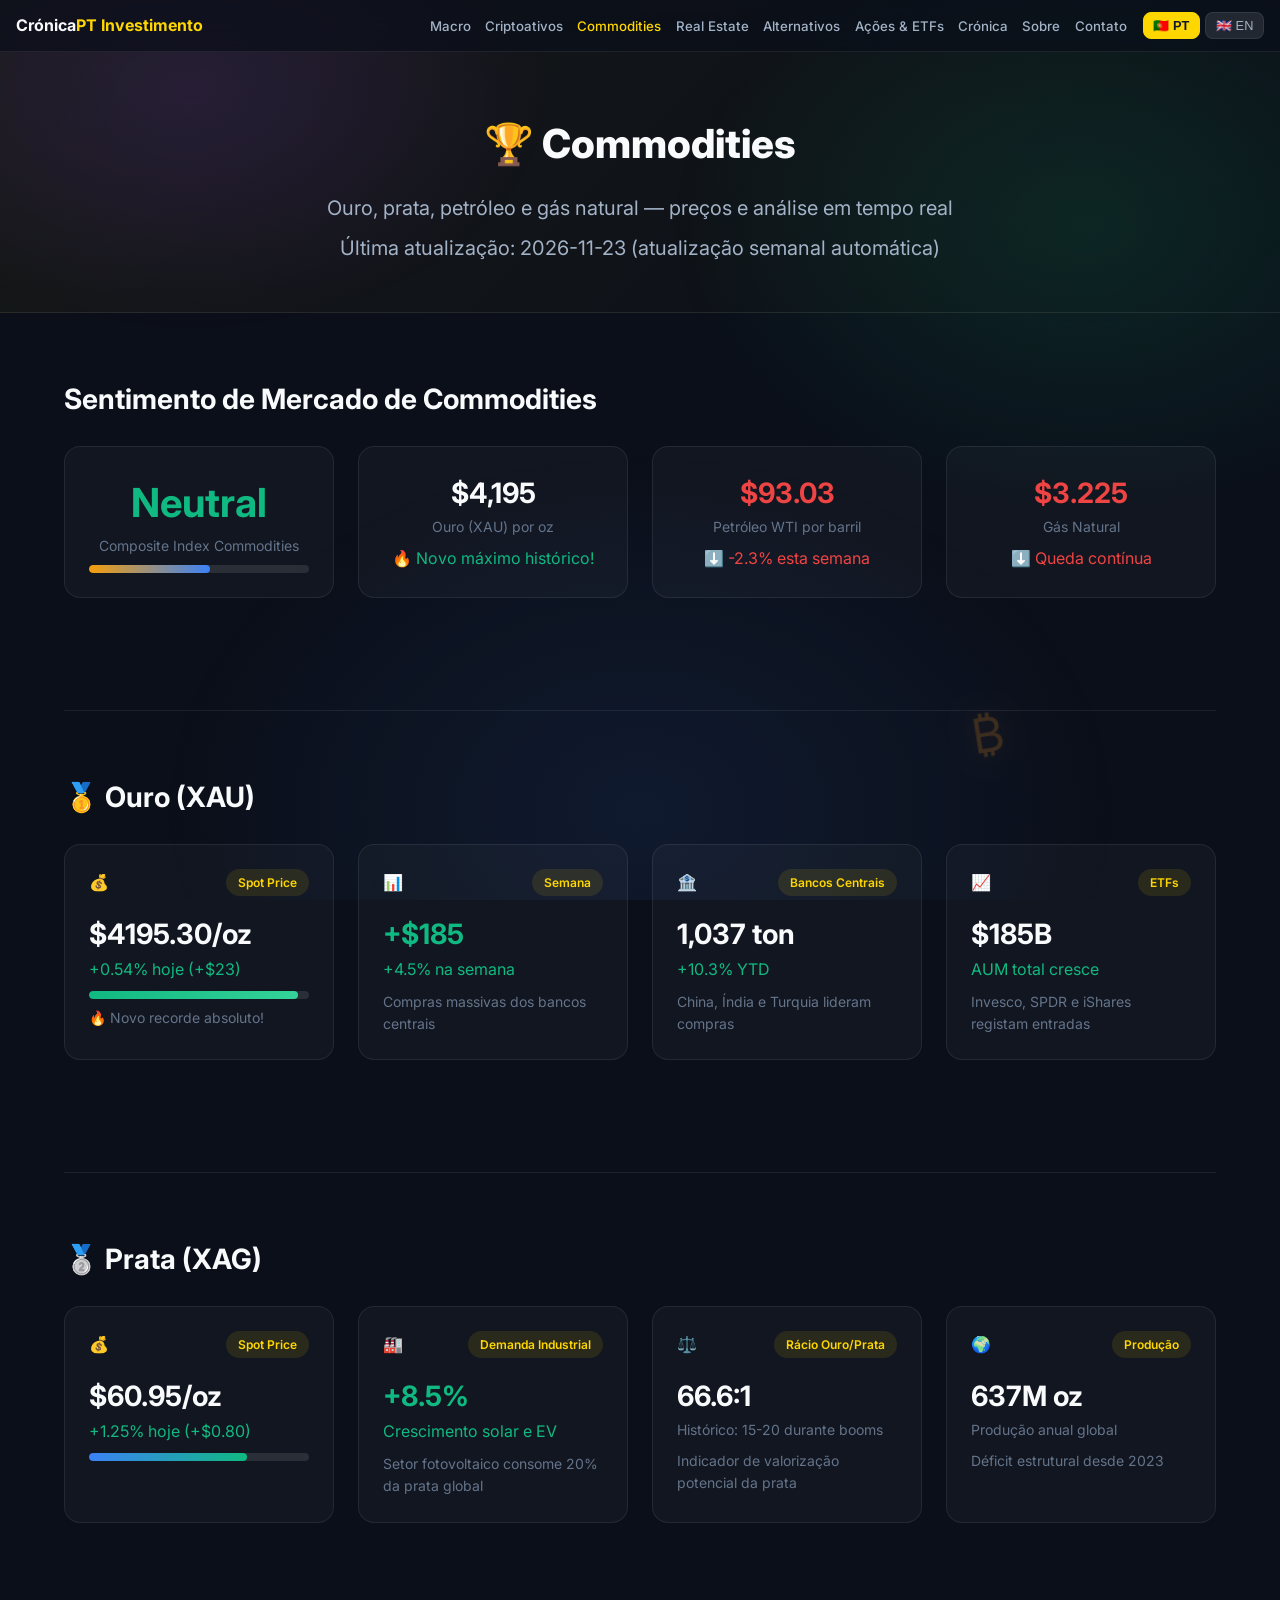
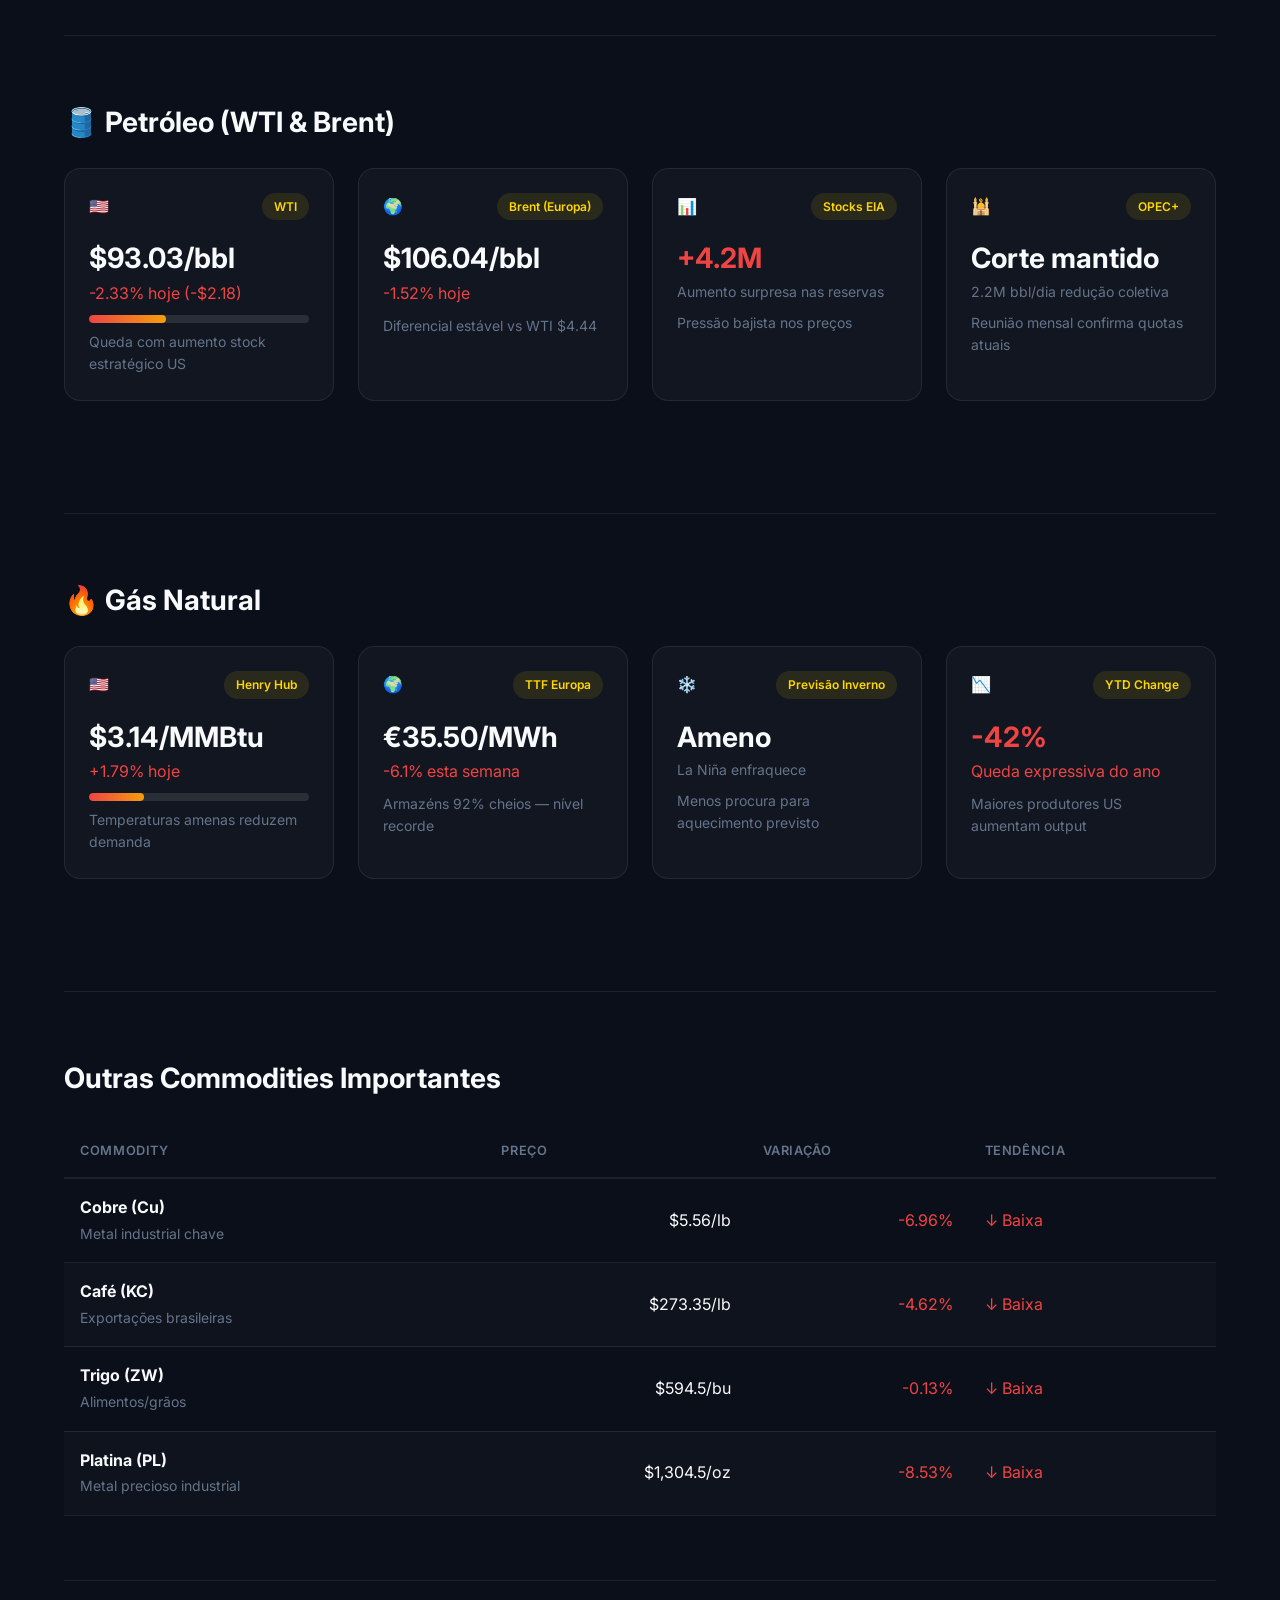
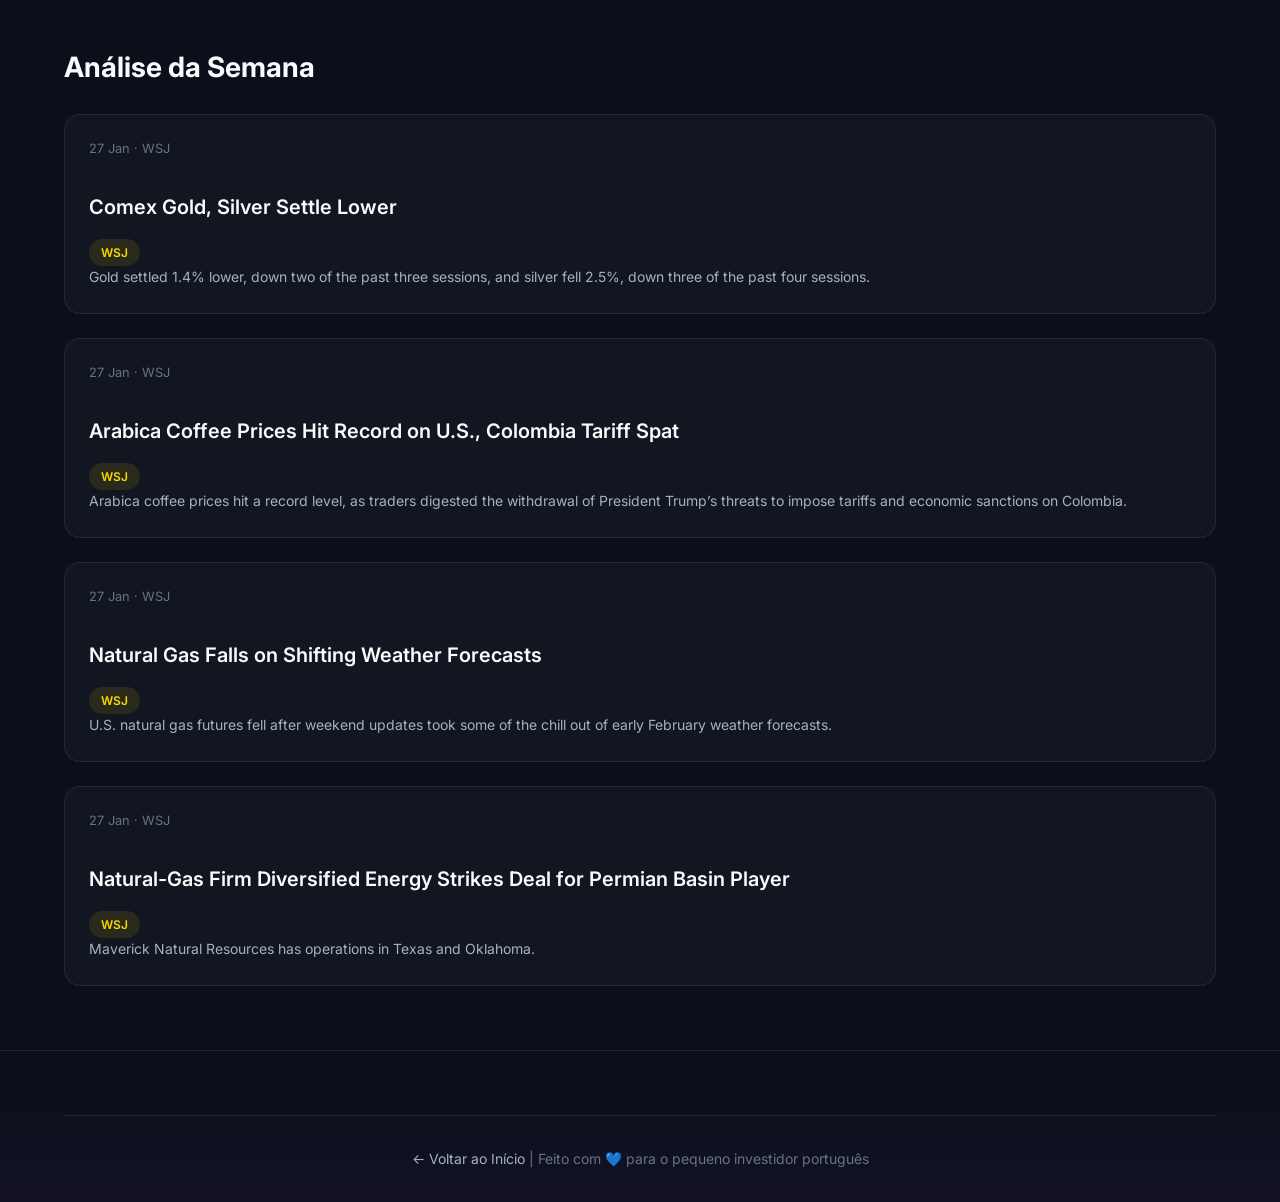
<file: commodities.html>
<!DOCTYPE html>
<html lang="pt-PT">
<head>
  <meta charset="UTF-8">
  <meta name="viewport" content="width=device-width, initial-scale=1.0">
  <title>Commodities — Crónica PT Investimento</title>
  <link rel="stylesheet" href="style.css">
  <link href="https://fonts.googleapis.com/css2?family=Inter:wght@300;400;500;600;700;800&display=swap" rel="stylesheet">
</head>
<body>
  <nav class="navbar">
    <div class="nav-container">
      <a href="index.html" class="nav-logo"><span class="logo-text">Crónica<span class="highlight">PT Investimento</span></span></a>
      <button class="nav-toggle" id="navToggle"><span></span><span></span><span></span></button>
      <ul class="nav-menu">
        <li><a href="macro.html" class="nav-link">Macro</a></li>
        <li><a href="cripto.html" class="nav-link">Criptoativos</a></li>
        <li><a href="commodities.html" class="nav-link" style="color:var(--gold)">Commodities</a></li>
        <li><a href="realestate.html" class="nav-link">Real Estate</a></li>
        <li><a href="alternativos.html" class="nav-link">Alternativos</a></li>
        <li><a href="stocks.html" class="nav-link">Ações & ETFs</a></li>
        <li><a href="cronica.html" class="nav-link">Crónica</a></li>
        <li><a href="index.html#sobre" class="nav-link">Sobre</a></li>
        <li><a href="index.html#contato" class="nav-link">Contato</a></li>
      </ul>
        <div class="lang-selector" id="langSelector">
          <button class="lang-btn" data-lang="pt" onclick="switchLanguage('pt')" title="Português">🇵🇹 PT</button>
          <button class="lang-btn" data-lang="en" onclick="switchLanguage('en')" title="English">🇬🇧 EN</button>
        </div>
      </div>
    </nav>

  <header class="page-header">
    <div class="container">
      <div class="page-header-content">
        <h1>🏆 Commodities</h1>
        <p>Ouro, prata, petróleo e gás natural — preços e análise em tempo real</p>
        <p class="last-updated">Última atualização: 2026-11-23 (atualização semanal automática)</p>
      </div>
    </div>
  </header>

  <main class="container">
    <!-- Market Sentiment -->
    <section class="inner-section">
      <h2>Sentimento de Mercado de Commodities</h2>
      <div class="data-grid" style="grid-template-columns:repeat(auto-fit,minmax(200px,1fr));">
        <div class="data-card" style="text-align:center;">
          <div class="data-card-value positive" style="font-size:2.5rem;">Neutral</div>
          <div class="data-card-label">Composite Index Commodities</div>
          <div class="sentiment-bar-bg"><div class="sentiment-bar-fill sent-neutral" style="width:55%"></div></div>
        </div>
        <div class="data-card" style="text-align:center;">
          <div class="data-card-value">$4,195</div>
          <div class="data-card-label">Ouro (XAU) por oz</div>
          <p class="positive" style="margin-top:0.5rem;">🔥 Novo máximo histórico!</p>
        </div>
        <div class="data-card" style="text-align:center;">
          <div class="data-card-value negative">$93.03</div>
          <div class="data-card-label">Petróleo WTI por barril</div>
          <p class="negative" style="margin-top:0.5rem;">⬇️ -2.3% esta semana</p>
        </div>
        <div class="data-card" style="text-align:center;">
          <div class="data-card-value negative">$3.225</div>
          <div class="data-card-label">Gás Natural</div>
          <p class="negative" style="margin-top:0.5rem;">⬇️ Queda contínua</p>
        </div>
      </div>
    </section>

    <!-- Gold Section -->
    <section class="inner-section">
      <h2>🥇 Ouro (XAU)</h2>
      <div class="data-grid">
        <div class="data-card">
          <div class="data-card-header"><span class="data-card-icon">💰</span><span class="news-badge">Spot Price</span></div>
          <div class="data-card-value">$4195.30/oz</div>
          <div class="positive">+0.54% hoje (+$23)</div>
          <div class="sentiment-bar-bg"><div class="sentiment-bar-fill sent-extreme" style="width:95%"></div></div>
          <p style="font-size:0.875rem;color:var(--text-muted);margin-top:0.5rem;">🔥 Novo recorde absoluto!</p>
        </div>
        <div class="data-card">
          <div class="data-card-header"><span class="data-card-icon">📊</span><span class="news-badge">Semana</span></div>
          <div class="data-card-value positive">+$185</div>
          <div class="positive">+4.5% na semana</div>
          <p style="font-size:0.875rem;color:var(--text-muted);margin-top:0.5rem;">Compras massivas dos bancos centrais</p>
        </div>
        <div class="data-card">
          <div class="data-card-header"><span class="data-card-icon">🏦</span><span class="news-badge">Bancos Centrais</span></div>
          <div class="data-card-value">1,037 ton</div>
          <div class="positive">+10.3% YTD</div>
          <p style="font-size:0.875rem;color:var(--text-muted);margin-top:0.5rem;">China, Índia e Turquia lideram compras</p>
        </div>
        <div class="data-card">
          <div class="data-card-header"><span class="data-card-icon">📈</span><span class="news-badge">ETFs</span></div>
          <div class="data-card-value">$185B</div>
          <div class="positive">AUM total cresce</div>
          <p style="font-size:0.875rem;color:var(--text-muted);margin-top:0.5rem;">Invesco, SPDR e iShares registam entradas</p>
        </div>
      </div>
    </section>

    <!-- Silver Section -->
    <section class="inner-section">
      <h2>🥈 Prata (XAG)</h2>
      <div class="data-grid">
        <div class="data-card">
          <div class="data-card-header"><span class="data-card-icon">💰</span><span class="news-badge">Spot Price</span></div>
          <div class="data-card-value">$60.95/oz</div>
          <div class="positive">+1.25% hoje (+$0.80)</div>
          <div class="sentiment-bar-bg"><div class="sentiment-bar-fill sent-greed" style="width:72%"></div></div>
        </div>
        <div class="data-card">
          <div class="data-card-header"><span class="data-card-icon">🏭</span><span class="news-badge">Demanda Industrial</span></div>
          <div class="data-card-value positive">+8.5%</div>
          <div class="positive">Crescimento solar e EV</div>
          <p style="font-size:0.875rem;color:var(--text-muted);margin-top:0.5rem;">Setor fotovoltaico consome 20% da prata global</p>
        </div>
        <div class="data-card">
          <div class="data-card-header"><span class="data-card-icon">⚖️</span><span class="news-badge">Rácio Ouro/Prata</span></div>
          <div class="data-card-value">66.6:1</div>
          <div class="data-card-label">Histórico: 15-20 durante booms</div>
          <p style="font-size:0.875rem;color:var(--text-muted);margin-top:0.5rem;">Indicador de valorização potencial da prata</p>
        </div>
        <div class="data-card">
          <div class="data-card-header"><span class="data-card-icon">🌍</span><span class="news-badge">Produção</span></div>
          <div class="data-card-value">637M oz</div>
          <div class="data-card-label">Produção anual global</div>
          <p style="font-size:0.875rem;color:var(--text-muted);margin-top:0.5rem;">Déficit estrutural desde 2023</p>
        </div>
      </div>
    </section>

    <!-- Oil Section -->
    <section class="inner-section">
      <h2>🛢️ Petróleo (WTI & Brent)</h2>
      <div class="data-grid">
        <div class="data-card">
          <div class="data-card-header"><span class="data-card-icon">🇺🇸</span><span class="news-badge">WTI</span></div>
          <div class="data-card-value">$93.03/bbl</div>
          <div class="negative">-2.33% hoje (-$2.18)</div>
          <div class="sentiment-bar-bg"><div class="sentiment-bar-fill sent-fear" style="width:35%"></div></div>
          <p style="font-size:0.875rem;color:var(--text-muted);margin-top:0.5rem;">Queda com aumento stock estratégico US</p>
        </div>
        <div class="data-card">
          <div class="data-card-header"><span class="data-card-icon">🌍</span><span class="news-badge">Brent (Europa)</span></div>
          <div class="data-card-value">$106.04/bbl</div>
          <div class="negative">-1.52% hoje</div>
          <p style="font-size:0.875rem;color:var(--text-muted);margin-top:0.5rem;">Diferencial estável vs WTI $4.44</p>
        </div>
        <div class="data-card">
          <div class="data-card-header"><span class="data-card-icon">📊</span><span class="news-badge">Stocks EIA</span></div>
          <div class="data-card-value negative">+4.2M</div>
          <div class="data-card-label">Aumento surpresa nas reservas</div>
          <p style="font-size:0.875rem;color:var(--text-muted);margin-top:0.5rem;">Pressão bajista nos preços</p>
        </div>
        <div class="data-card">
          <div class="data-card-header"><span class="data-card-icon">🕌</span><span class="news-badge">OPEC+</span></div>
          <div class="data-card-value">Corte mantido</div>
          <div class="data-card-label">2.2M bbl/dia redução coletiva</div>
          <p style="font-size:0.875rem;color:var(--text-muted);margin-top:0.5rem;">Reunião mensal confirma quotas atuais</p>
        </div>
      </div>
    </section>

    <!-- Natural Gas Section -->
    <section class="inner-section">
      <h2>🔥 Gás Natural</h2>
      <div class="data-grid">
        <div class="data-card">
          <div class="data-card-header"><span class="data-card-icon">🇺🇸</span><span class="news-badge">Henry Hub</span></div>
          <div class="data-card-value">$3.14/MMBtu</div>
          <div class="negative">+1.79% hoje</div>
          <div class="sentiment-bar-bg"><div class="sentiment-bar-fill sent-fear" style="width:25%"></div></div>
          <p style="font-size:0.875rem;color:var(--text-muted);margin-top:0.5rem;">Temperaturas amenas reduzem demanda</p>
        </div>
        <div class="data-card">
          <div class="data-card-header"><span class="data-card-icon">🌍</span><span class="news-badge">TTF Europa</span></div>
          <div class="data-card-value">€35.50/MWh</div>
          <div class="negative">-6.1% esta semana</div>
          <p style="font-size:0.875rem;color:var(--text-muted);margin-top:0.5rem;">Armazéns 92% cheios — nível recorde</p>
        </div>
        <div class="data-card">
          <div class="data-card-header"><span class="data-card-icon">❄️</span><span class="news-badge">Previsão Inverno</span></div>
          <div class="data-card-value">Ameno</div>
          <div class="data-card-label">La Niña enfraquece</div>
          <p style="font-size:0.875rem;color:var(--text-muted);margin-top:0.5rem;">Menos procura para aquecimento previsto</p>
        </div>
        <div class="data-card">
          <div class="data-card-header"><span class="data-card-icon">📉</span><span class="news-badge">YTD Change</span></div>
          <div class="data-card-value negative">-42%</div>
          <div class="negative">Queda expressiva do ano</div>
          <p style="font-size:0.875rem;color:var(--text-muted);margin-top:0.5rem;">Maiores produtores US aumentam output</p>
        </div>
      </div>
    </section>

    <!-- Other Commodities Table -->
    <section class="inner-section">
      <h2>Outras Commodities Importantes</h2>
      <table>
        <thead>
          <tr>
            <th>Commodity</th>
            <th>Preço</th>
            <th>Variação</th>
            <th>Tendência</th>
          </tr>
        </thead>
        <tbody>
          <tr>
            <td><strong>Cobre (Cu)</strong><br><span style="color:var(--text-muted);font-size:0.875rem;">Metal industrial chave</span></td>
            <td style="text-align:right;">$5.56/lb</td>
            <td style="text-align:right;" class="negative">-6.96%</td>
            <td><span style="color:var(--red);">↓ Baixa</span></td>
          </tr>
          <tr>
            <td><strong>Café (KC)</strong><br><span style="color:var(--text-muted);font-size:0.875rem;">Exportações brasileiras</span></td>
            <td style="text-align:right;">$273.35/lb</td>
            <td style="text-align:right;" class="negative">-4.62%</td>
            <td><span style="color:var(--red);">↓ Baixa</span></td>
          </tr>
          <tr>
            <td><strong>Trigo (ZW)</strong><br><span style="color:var(--text-muted);font-size:0.875rem;">Alimentos/grãos</span></td>
            <td style="text-align:right;">$594.5/bu</td>
            <td style="text-align:right;" class="negative">-0.13%</td>
            <td><span style="color:var(--red);">↓ Baixa</span></td>
          </tr>
          <tr>
            <td><strong>Platina (PL)</strong><br><span style="color:var(--text-muted);font-size:0.875rem;">Metal precioso industrial</span></td>
            <td style="text-align:right;">$1,304.5/oz</td>
            <td style="text-align:right;" class="negative">-8.53%</td>
            <td><span style="color:var(--red);">↓ Baixa</span></td>
          </tr>
        </tbody>
      </table>
    </section>

    <!-- Analysis Summary -->
    <section class="inner-section">
      <h2>Análise da Semana</h2>
      <div class="news-list">
        <!-- NEWS-START:commodities -->
        <article class="news-item fade-in"><p class="news-date" style="font-size:0.8rem;color:var(--text-muted);">27 Jan · WSJ</p><div class="news-item-header"><h3><a href="https://www.wsj.com/articles/gold-edges-lower-feds-rate-decision-in-focus-09dbfceb?mod=rss_markets_main" target="_blank" rel="noopener" style="color:inherit;text-decoration:none;">Comex Gold, Silver Settle Lower</a></h3><span class="news-badge">WSJ</span></div><p>Gold settled 1.4% lower, down two of the past three sessions, and silver fell 2.5%, down three of the past four sessions.</p></article>
        <article class="news-item fade-in"><p class="news-date" style="font-size:0.8rem;color:var(--text-muted);">27 Jan · WSJ</p><div class="news-item-header"><h3><a href="https://www.wsj.com/articles/arabica-coffee-prices-hit-new-high-on-u-s-colombia-tariff-spat-582446fe?mod=rss_markets_main" target="_blank" rel="noopener" style="color:inherit;text-decoration:none;">Arabica Coffee Prices Hit Record on U.S., Colombia Tariff Spat</a></h3><span class="news-badge">WSJ</span></div><p>Arabica coffee prices hit a record level, as traders digested the withdrawal of President Trump’s threats to impose tariffs and economic sanctions on Colombia.</p></article>
        <article class="news-item fade-in"><p class="news-date" style="font-size:0.8rem;color:var(--text-muted);">27 Jan · WSJ</p><div class="news-item-header"><h3><a href="https://www.wsj.com/articles/u-s-natural-gas-futures-fall-on-shifting-weather-forecasts-1ef3e457?mod=rss_markets_main" target="_blank" rel="noopener" style="color:inherit;text-decoration:none;">Natural Gas Falls on Shifting Weather Forecasts</a></h3><span class="news-badge">WSJ</span></div><p>U.S. natural gas futures fell after weekend updates took some of the chill out of early February weather forecasts.</p></article>
        <article class="news-item fade-in"><p class="news-date" style="font-size:0.8rem;color:var(--text-muted);">27 Jan · WSJ</p><div class="news-item-header"><h3><a href="https://www.wsj.com/articles/natural-gas-firm-diversified-energy-nears-deal-for-permian-basin-player-4c1c5ff5?mod=rss_markets_main" target="_blank" rel="noopener" style="color:inherit;text-decoration:none;">Natural-Gas Firm Diversified Energy Strikes Deal for Permian Basin Player</a></h3><span class="news-badge">WSJ</span></div><p>Maverick Natural Resources has operations in Texas and Oklahoma.</p></article>
      <!-- NEWS-END -->
      </div>
    </section>
  </main>

  <footer class="footer">
    <div class="container">
      <div class="footer-bottom">
        <p><a href="index.html" style="color:var(--text-secondary);text-decoration:none;">← Voltar ao Início</a> | Feito com 💙 para o pequeno investidor português</p>
      </div>
    </div>
  </footer>
  <script src="translations.js"></script>
  <script src="script.js"></script>
  <div class="floating-btc" aria-hidden="true"><span class="coin">₿</span></div>

</body>
</html>
</file>
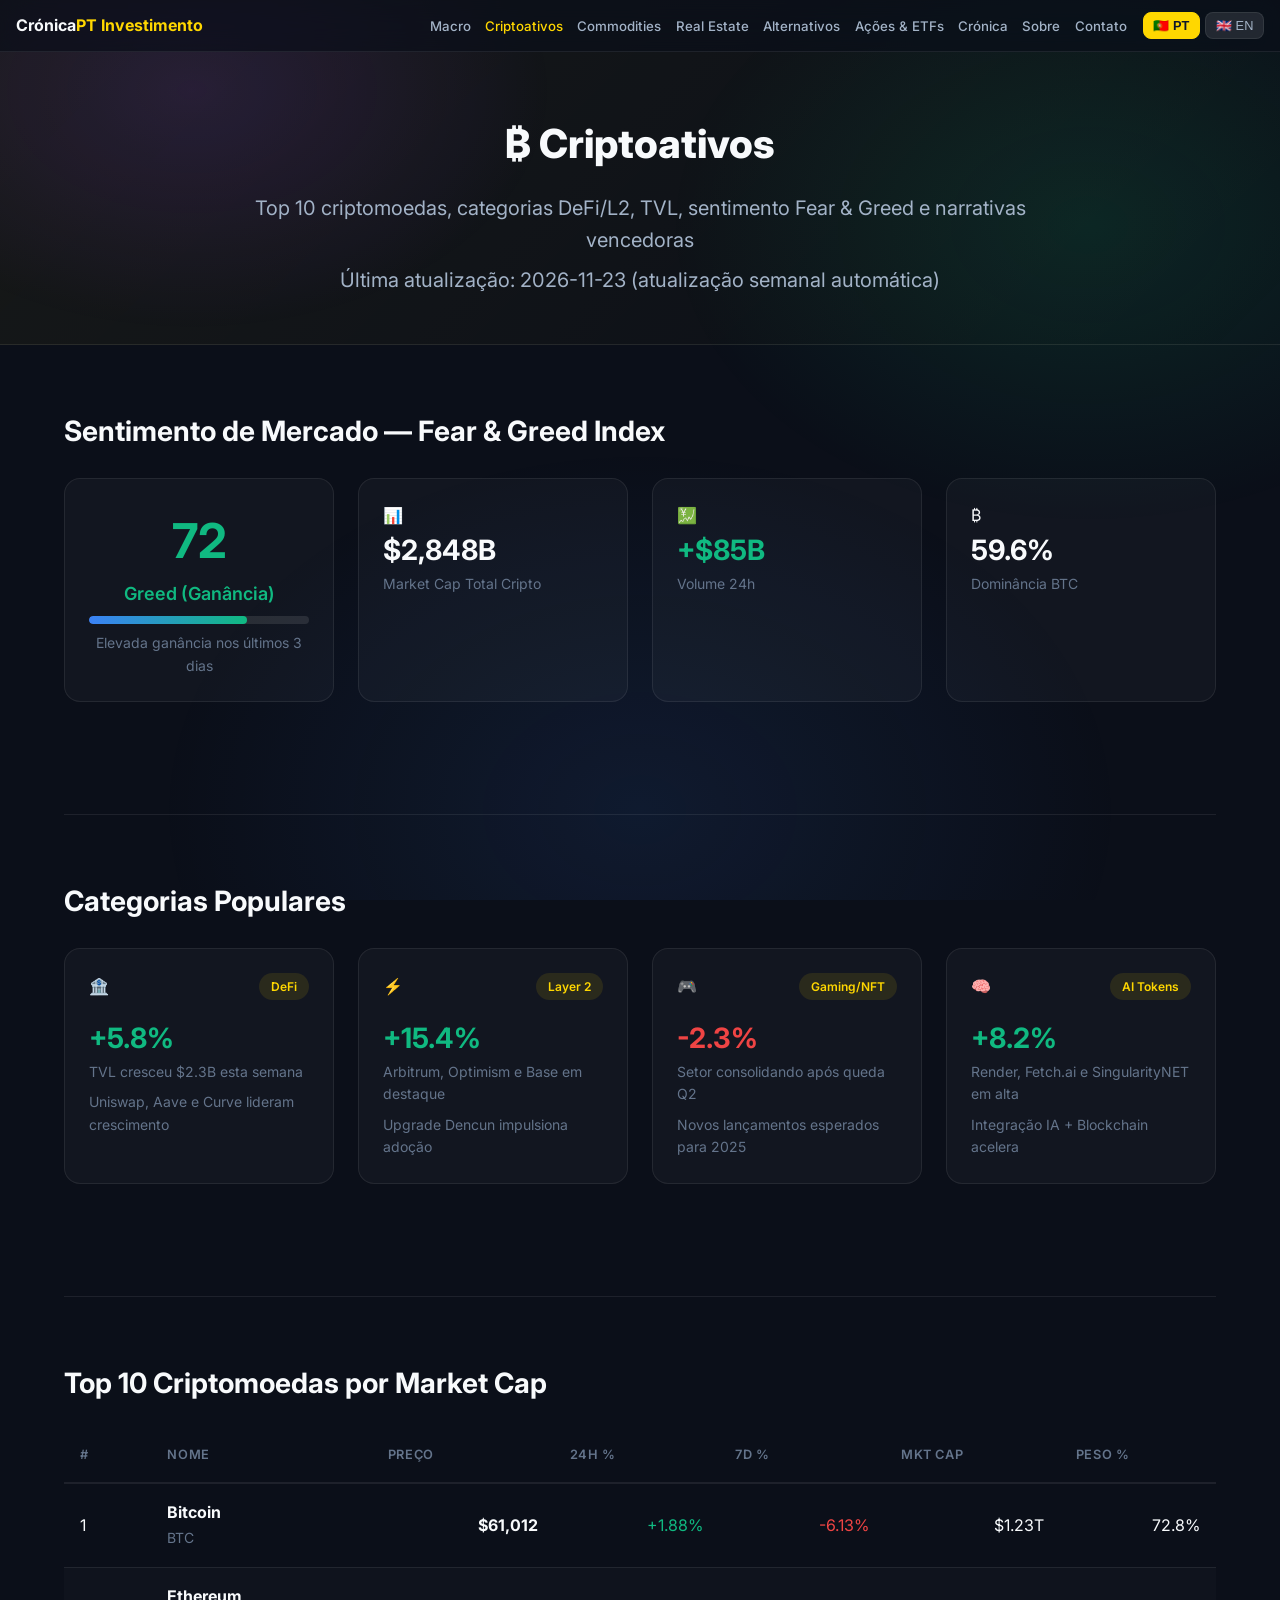
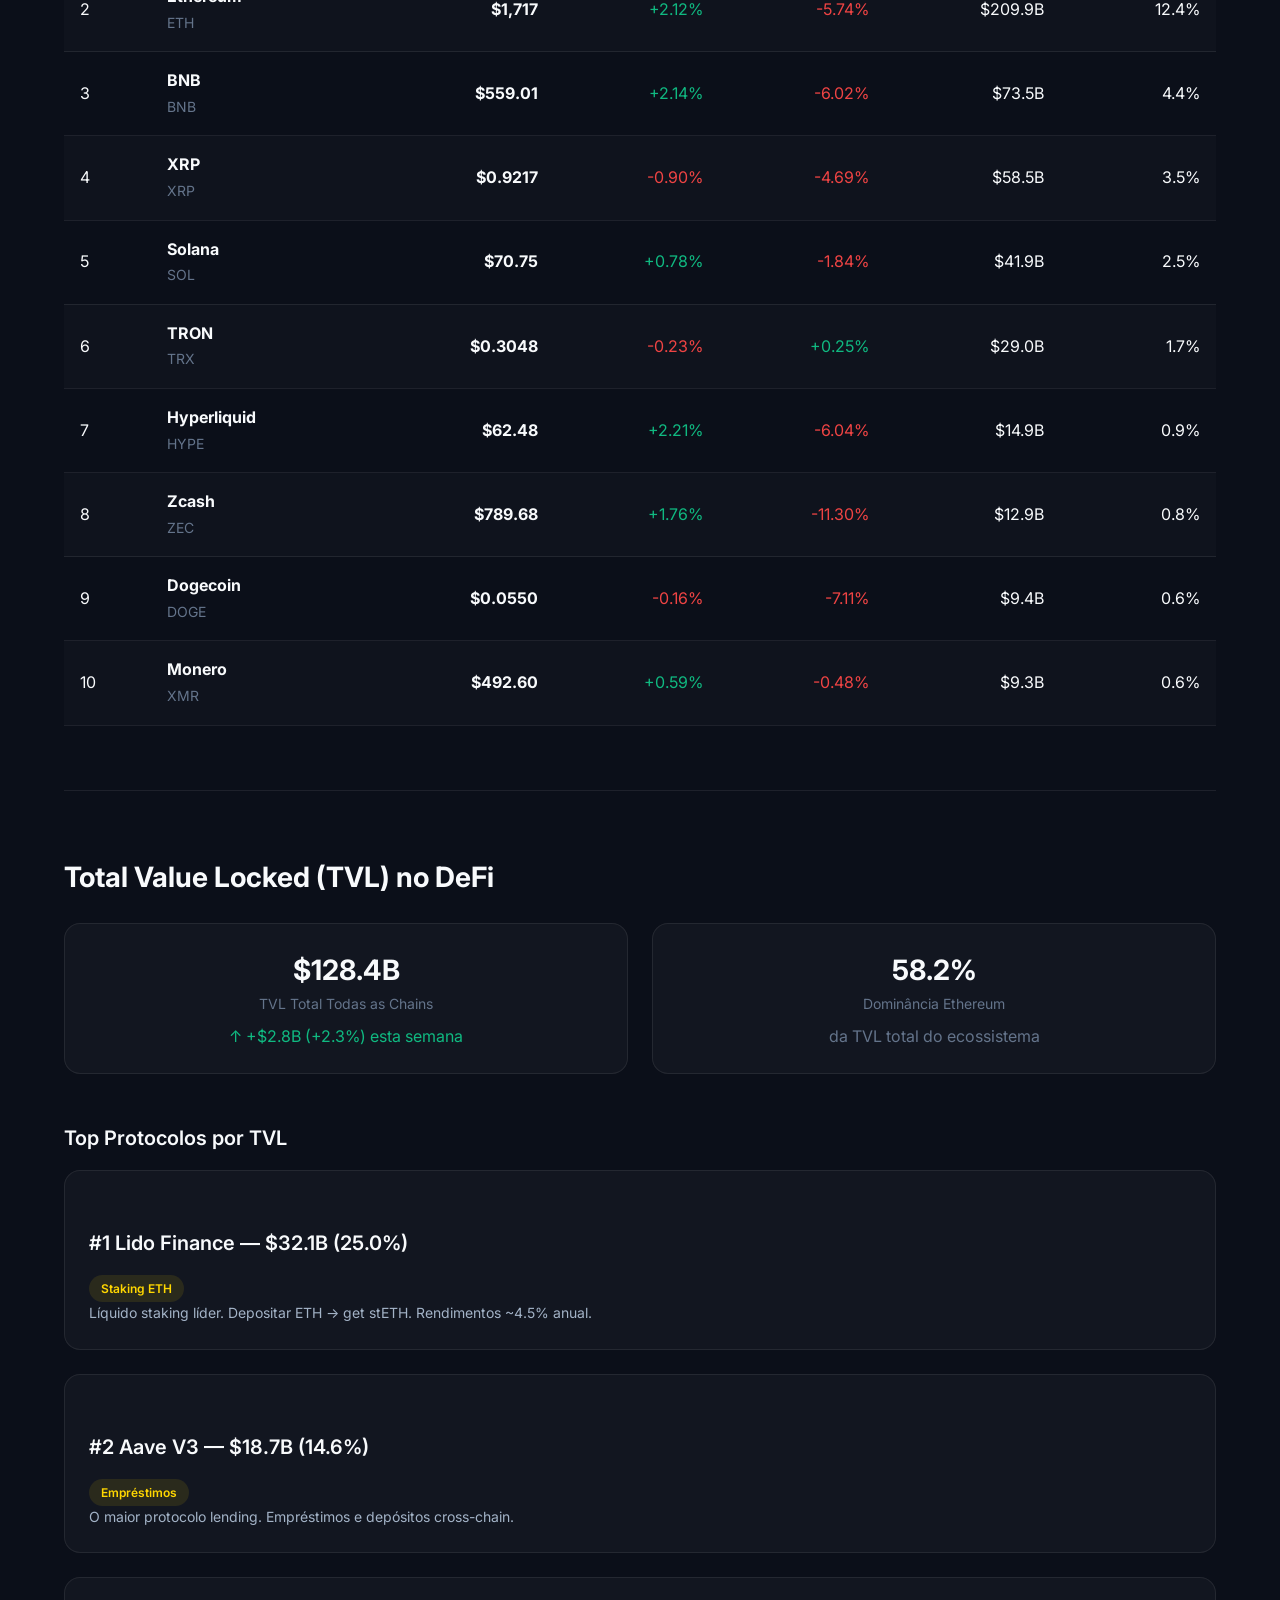
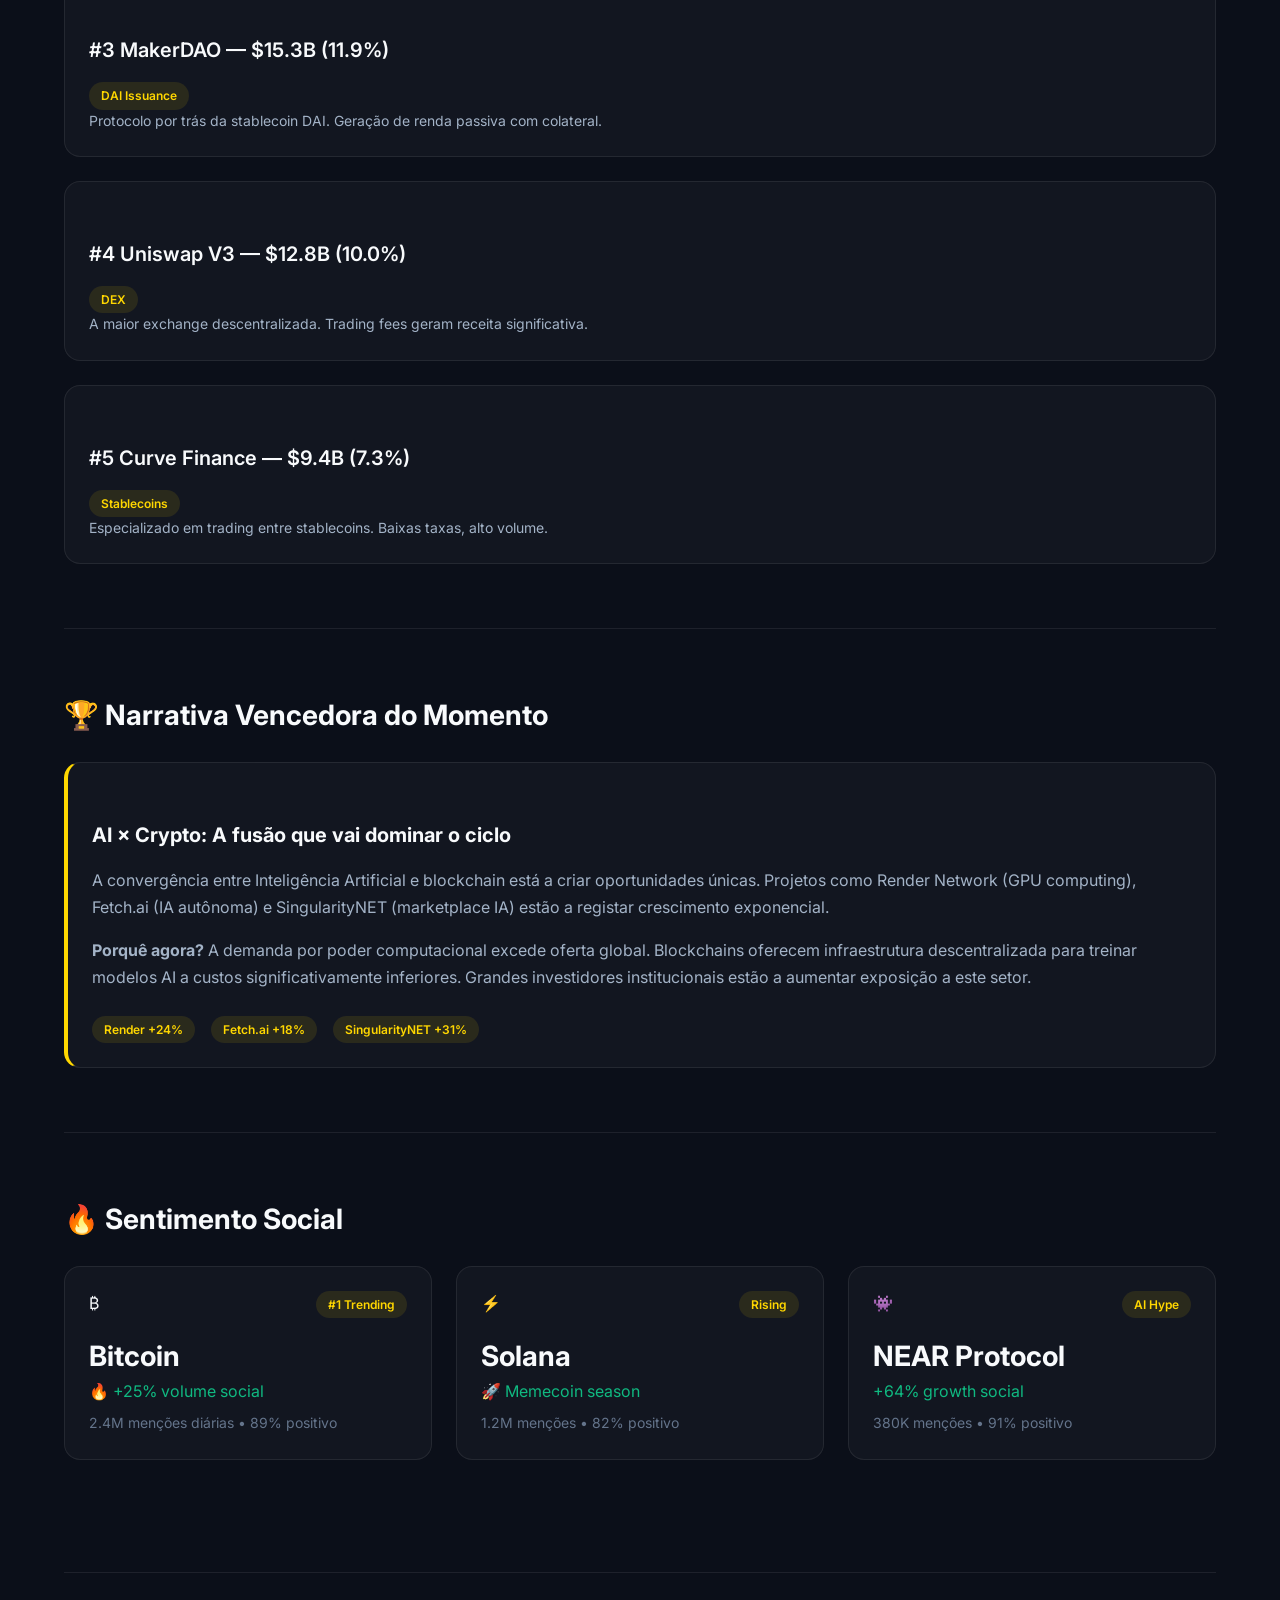
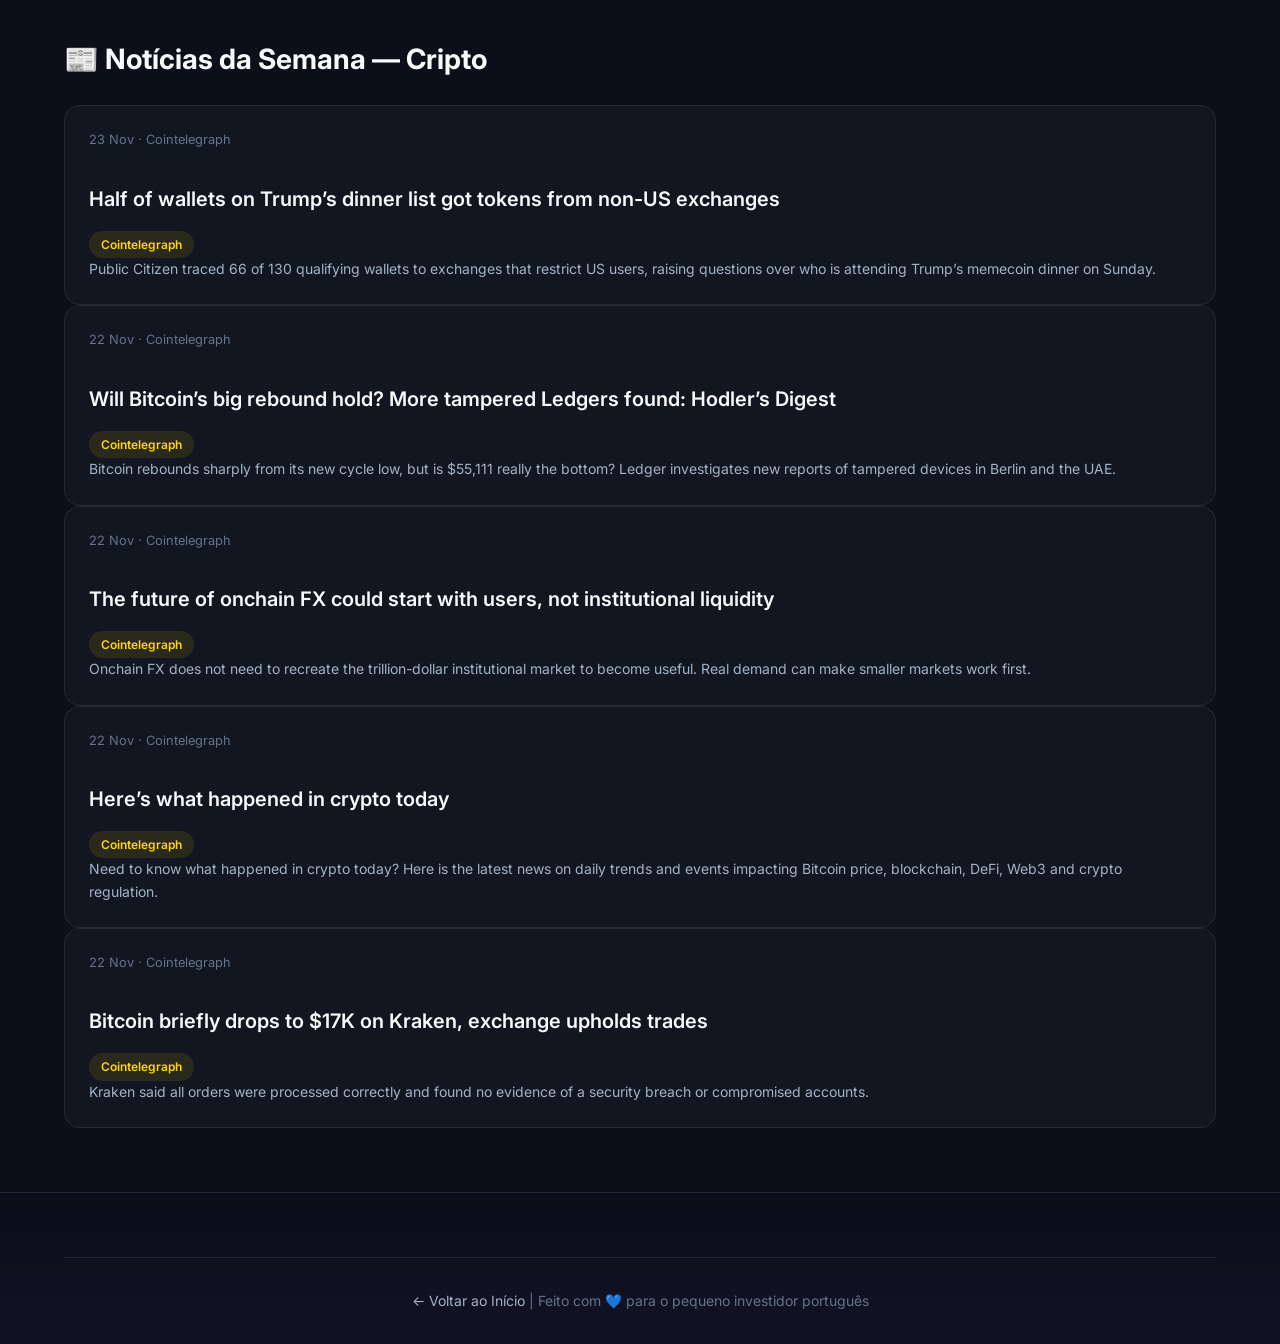
<file: cripto.html>
<!DOCTYPE html>
<html lang="pt-PT">
<head>
  <meta charset="UTF-8">
  <meta name="viewport" content="width=device-width, initial-scale=1.0">
  <title>Criptoativos — Crónica PT Investimento</title>
  <link rel="stylesheet" href="style.css">
  <link href="https://fonts.googleapis.com/css2?family=Inter:wght@300;400;500;600;700;800&display=swap" rel="stylesheet">
</head>
<body>
  <nav class="navbar">
    <div class="nav-container">
      <a href="index.html" class="nav-logo"><span class="logo-text">Crónica<span class="highlight">PT Investimento</span></span></a>
      <button class="nav-toggle" id="navToggle"><span></span><span></span><span></span></button>
      <ul class="nav-menu">
        <li><a href="macro.html" class="nav-link">Macro</a></li>
        <li><a href="cripto.html" class="nav-link" style="color:var(--gold)">Criptoativos</a></li>
        <li><a href="commodities.html" class="nav-link">Commodities</a></li>
        <li><a href="realestate.html" class="nav-link">Real Estate</a></li>
        <li><a href="alternativos.html" class="nav-link">Alternativos</a></li>
        <li><a href="stocks.html" class="nav-link">Ações & ETFs</a></li>
        <li><a href="cronica.html" class="nav-link">Crónica</a></li>
        <li><a href="index.html#sobre" class="nav-link">Sobre</a></li>
        <li><a href="index.html#contato" class="nav-link">Contato</a></li>
      </ul>
        <div class="lang-selector" id="langSelector">
          <button class="lang-btn" data-lang="pt" onclick="switchLanguage('pt')" title="Português">🇵🇹 PT</button>
          <button class="lang-btn" data-lang="en" onclick="switchLanguage('en')" title="English">🇬🇧 EN</button>
        </div>
      </div>
    </nav>

  <header class="page-header">
    <div class="container">
      <div class="page-header-content">
        <h1>₿ Criptoativos</h1>
        <p>Top 10 criptomoedas, categorias DeFi/L2, TVL, sentimento Fear & Greed e narrativas vencedoras</p>
        <p class="last-updated">Última atualização: 2026-11-23 (atualização semanal automática)</p>
      </div>
    </div>
  </header>

  <main class="container">
    <!-- Sentiment Overview -->
    <section class="inner-section">
      <h2>Sentimento de Mercado — Fear & Greed Index</h2>
      <div class="data-grid" style="grid-template-columns:repeat(auto-fit,minmax(200px,1fr));">
        <div class="data-card" style="text-align:center;">
          <div class="data-card-value positive" style="font-size:3rem;">72</div>
          <div class="data-card-label" style="font-size:1.125rem;font-weight:600;color:var(--green);">Greed (Ganância)</div>
          <div class="sentiment-bar-bg"><div class="sentiment-bar-fill sent-greed" style="width:72%"></div></div>
          <p style="margin-top:0.5rem;font-size:0.875rem;color:var(--text-muted);">Elevada ganância nos últimos 3 dias</p>
        </div>
        <div class="data-card"><div class="data-card-icon">📊</div><div class="data-card-value">$2,848B</div><div class="data-card-label">Market Cap Total Cripto</div></div>
        <div class="data-card"><div class="data-card-icon">💹</div><div class="data-card-value positive">+$85B</div><div class="data-card-label">Volume 24h</div></div>
        <div class="data-card"><div class="data-card-icon">₿</div><div class="data-card-value">59.6%</div><div class="data-card-label">Dominância BTC</div></div>
      </div>
    </section>

    <!-- Categories Breakdown -->
    <section class="inner-section">
      <h2>Categorias Populares</h2>
      <div class="data-grid">
        <div class="data-card">
          <div class="data-card-header"><span class="data-card-icon">🏦</span><span class="news-badge">DeFi</span></div>
          <div class="data-card-value positive">+5.8%</div>
          <div class="data-card-label">TVL cresceu $2.3B esta semana</div>
          <p style="font-size:0.875rem;color:var(--text-muted);margin-top:0.5rem;">Uniswap, Aave e Curve lideram crescimento</p>
        </div>
        <div class="data-card">
          <div class="data-card-header"><span class="data-card-icon">⚡</span><span class="news-badge">Layer 2</span></div>
          <div class="data-card-value positive">+15.4%</div>
          <div class="data-card-label">Arbitrum, Optimism e Base em destaque</div>
          <p style="font-size:0.875rem;color:var(--text-muted);margin-top:0.5rem;">Upgrade Dencun impulsiona adoção</p>
        </div>
        <div class="data-card">
          <div class="data-card-header"><span class="data-card-icon">🎮</span><span class="news-badge">Gaming/NFT</span></div>
          <div class="data-card-value negative">-2.3%</div>
          <div class="data-card-label">Setor consolidando após queda Q2</div>
          <p style="font-size:0.875rem;color:var(--text-muted);margin-top:0.5rem;">Novos lançamentos esperados para 2025</p>
        </div>
        <div class="data-card">
          <div class="data-card-header"><span class="data-card-icon">🧠</span><span class="news-badge">AI Tokens</span></div>
          <div class="data-card-value positive">+8.2%</div>
          <div class="data-card-label">Render, Fetch.ai e SingularityNET em alta</div>
          <p style="font-size:0.875rem;color:var(--text-muted);margin-top:0.5rem;">Integração IA + Blockchain acelera</p>
        </div>
      </div>
    </section>

    <!-- Top 10 Crypto Table -->
    <section class="inner-section">
      <h2>Top 10 Criptomoedas por Market Cap</h2>
      <div style="overflow-x:auto;">
        <table>
          <thead>
            <tr>
              <th>#</th>
              <th>Nome</th>
              <th>Preço</th>
              <th>24h %</th>
              <th>7d %</th>
              <th>Mkt Cap</th>
              <th>Peso %</th>
            </tr>
          </thead>
          <tbody>
<tr>
              <td>1</td>
              <td><strong>Bitcoin</strong><br><span style="color:var(--text-muted);font-size:0.875rem;">BTC</span></td>
              <td style="text-align:right;"><strong>$61,012</strong></td>
              <td style="text-align:right;" class="positive">+1.88%</td>
              <td style="text-align:right;" class="negative">-6.13%</td>
              <td style="text-align:right;">$1.23T</td>
              <td style="text-align:right;">72.8%</td>
            </tr>
<tr>
              <td>2</td>
              <td><strong>Ethereum</strong><br><span style="color:var(--text-muted);font-size:0.875rem;">ETH</span></td>
              <td style="text-align:right;"><strong>$1,717</strong></td>
              <td style="text-align:right;" class="positive">+2.12%</td>
              <td style="text-align:right;" class="negative">-5.74%</td>
              <td style="text-align:right;">$209.9B</td>
              <td style="text-align:right;">12.4%</td>
            </tr>
<tr>
              <td>3</td>
              <td><strong>BNB</strong><br><span style="color:var(--text-muted);font-size:0.875rem;">BNB</span></td>
              <td style="text-align:right;"><strong>$559.01</strong></td>
              <td style="text-align:right;" class="positive">+2.14%</td>
              <td style="text-align:right;" class="negative">-6.02%</td>
              <td style="text-align:right;">$73.5B</td>
              <td style="text-align:right;">4.4%</td>
            </tr>
<tr>
              <td>4</td>
              <td><strong>XRP</strong><br><span style="color:var(--text-muted);font-size:0.875rem;">XRP</span></td>
              <td style="text-align:right;"><strong>$0.9217</strong></td>
              <td style="text-align:right;" class="negative">-0.90%</td>
              <td style="text-align:right;" class="negative">-4.69%</td>
              <td style="text-align:right;">$58.5B</td>
              <td style="text-align:right;">3.5%</td>
            </tr>
<tr>
              <td>5</td>
              <td><strong>Solana</strong><br><span style="color:var(--text-muted);font-size:0.875rem;">SOL</span></td>
              <td style="text-align:right;"><strong>$70.75</strong></td>
              <td style="text-align:right;" class="positive">+0.78%</td>
              <td style="text-align:right;" class="negative">-1.84%</td>
              <td style="text-align:right;">$41.9B</td>
              <td style="text-align:right;">2.5%</td>
            </tr>
<tr>
              <td>6</td>
              <td><strong>TRON</strong><br><span style="color:var(--text-muted);font-size:0.875rem;">TRX</span></td>
              <td style="text-align:right;"><strong>$0.3048</strong></td>
              <td style="text-align:right;" class="negative">-0.23%</td>
              <td style="text-align:right;" class="positive">+0.25%</td>
              <td style="text-align:right;">$29.0B</td>
              <td style="text-align:right;">1.7%</td>
            </tr>
<tr>
              <td>7</td>
              <td><strong>Hyperliquid</strong><br><span style="color:var(--text-muted);font-size:0.875rem;">HYPE</span></td>
              <td style="text-align:right;"><strong>$62.48</strong></td>
              <td style="text-align:right;" class="positive">+2.21%</td>
              <td style="text-align:right;" class="negative">-6.04%</td>
              <td style="text-align:right;">$14.9B</td>
              <td style="text-align:right;">0.9%</td>
            </tr>
<tr>
              <td>8</td>
              <td><strong>Zcash</strong><br><span style="color:var(--text-muted);font-size:0.875rem;">ZEC</span></td>
              <td style="text-align:right;"><strong>$789.68</strong></td>
              <td style="text-align:right;" class="positive">+1.76%</td>
              <td style="text-align:right;" class="negative">-11.30%</td>
              <td style="text-align:right;">$12.9B</td>
              <td style="text-align:right;">0.8%</td>
            </tr>
<tr>
              <td>9</td>
              <td><strong>Dogecoin</strong><br><span style="color:var(--text-muted);font-size:0.875rem;">DOGE</span></td>
              <td style="text-align:right;"><strong>$0.0550</strong></td>
              <td style="text-align:right;" class="negative">-0.16%</td>
              <td style="text-align:right;" class="negative">-7.11%</td>
              <td style="text-align:right;">$9.4B</td>
              <td style="text-align:right;">0.6%</td>
            </tr>
<tr>
              <td>10</td>
              <td><strong>Monero</strong><br><span style="color:var(--text-muted);font-size:0.875rem;">XMR</span></td>
              <td style="text-align:right;"><strong>$492.60</strong></td>
              <td style="text-align:right;" class="positive">+0.59%</td>
              <td style="text-align:right;" class="negative">-0.48%</td>
              <td style="text-align:right;">$9.3B</td>
              <td style="text-align:right;">0.6%</td>
            </tr>
          </tbody>
        </table>
      </div>
    </section>

    <!-- TVL Section -->
    <section class="inner-section">
      <h2>Total Value Locked (TVL) no DeFi</h2>
      <div class="data-grid">
        <div class="data-card" style="text-align:center;">
          <div class="data-card-value">$128.4B</div>
          <div class="data-card-label">TVL Total Todas as Chains</div>
          <p class="positive" style="margin-top:0.5rem;">↑ +$2.8B (+2.3%) esta semana</p>
        </div>
        <div class="data-card" style="text-align:center;">
          <div class="data-card-value">58.2%</div>
          <div class="data-card-label">Dominância Ethereum</div>
          <p style="margin-top:0.5rem;color:var(--text-muted);">da TVL total do ecossistema</p>
        </div>
      </div>
      
      <h3>Top Protocolos por TVL</h3>
      <div class="news-list">
        <article class="news-item fade-in"><div class="news-item-header"><h3>#1 Lido Finance — $32.1B (25.0%)</h3><span class="news-badge">Staking ETH</span></div><p>Líquido staking líder. Depositar ETH → get stETH. Rendimentos ~4.5% anual.</p></article>
        <article class="news-item fade-in"><div class="news-item-header"><h3>#2 Aave V3 — $18.7B (14.6%)</h3><span class="news-badge">Empréstimos</span></div><p>O maior protocolo lending. Empréstimos e depósitos cross-chain.</p></article>
        <article class="news-item fade-in"><div class="news-item-header"><h3>#3 MakerDAO — $15.3B (11.9%)</h3><span class="news-badge">DAI Issuance</span></div><p>Protocolo por trás da stablecoin DAI. Geração de renda passiva com colateral.</p></article>
        <article class="news-item fade-in"><div class="news-item-header"><h3>#4 Uniswap V3 — $12.8B (10.0%)</h3><span class="news-badge">DEX</span></div><p>A maior exchange descentralizada. Trading fees geram receita significativa.</p></article>
        <article class="news-item fade-in"><div class="news-item-header"><h3>#5 Curve Finance — $9.4B (7.3%)</h3><span class="news-badge">Stablecoins</span></div><p>Especializado em trading entre stablecoins. Baixas taxas, alto volume.</p></article>
      </div>
    </section>

    <!-- Winning Narratives -->
    <section class="inner-section">
      <h2>🏆 Narrativa Vencedora do Momento</h2>
      <div class="data-card" style="border-left:4px solid var(--gold);">
        <h3 style="font-size:1.25rem;font-weight:700;margin-bottom:1rem;">AI × Crypto: A fusão que vai dominar o ciclo</h3>
        <p style="color:var(--text-secondary);line-height:1.7;">
          A convergência entre Inteligência Artificial e blockchain está a criar oportunidades únicas. Projetos como Render Network (GPU computing), Fetch.ai (IA autônoma) e SingularityNET (marketplace IA) estão a registar crescimento exponencial.
        </p>
        <p style="color:var(--text-secondary);line-height:1.7;margin-top:1rem;">
          <strong>Porquê agora?</strong> A demanda por poder computacional excede oferta global. Blockchains oferecem infraestrutura descentralizada para treinar modelos AI a custos significativamente inferiores. Grandes investidores institucionais estão a aumentar exposição a este setor.
        </p>
        <div style="margin-top:1.5rem;display:flex;gap:1rem;flex-wrap:wrap;">
          <span class="news-badge">Render +24%</span>
          <span class="news-badge">Fetch.ai +18%</span>
          <span class="news-badge">SingularityNET +31%</span>
        </div>
      </div>
    </section>

    <!-- Social Sentiment -->
    <section class="inner-section">
      <h2>🔥 Sentimento Social</h2>
      <div class="data-grid">
        <div class="data-card">
          <div class="data-card-header"><span class="data-card-icon">₿</span><span class="news-badge">#1 Trending</span></div>
          <div class="data-card-value">Bitcoin</div>
          <div class="positive">🔥 +25% volume social</div>
          <p style="font-size:0.875rem;color:var(--text-muted);margin-top:0.5rem;">2.4M menções diárias • 89% positivo</p>
        </div>
        <div class="data-card">
          <div class="data-card-header"><span class="data-card-icon">⚡</span><span class="news-badge">Rising</span></div>
          <div class="data-card-value">Solana</div>
          <div class="positive">🚀 Memecoin season</div>
          <p style="font-size:0.875rem;color:var(--text-muted);margin-top:0.5rem;">1.2M menções • 82% positivo</p>
        </div>
        <div class="data-card">
          <div class="data-card-header"><span class="data-card-icon">👾</span><span class="news-badge">AI Hype</span></div>
          <div class="data-card-value">NEAR Protocol</div>
          <div class="positive">+64% growth social</div>
          <p style="font-size:0.875rem;color:var(--text-muted);margin-top:0.5rem;">380K menções • 91% positivo</p>
        </div>
      </div>
    </section>
    <!-- NEWS:cripto -->
    <section class="inner-section">
      <h2>📰 Notícias da Semana — Cripto</h2>
      <!-- NEWS-START:cripto -->
        <article class="news-item fade-in"><p class="news-date" style="font-size:0.8rem;color:var(--text-muted);">23 Nov · Cointelegraph</p><div class="news-item-header"><h3><a href="https://cointelegraph.com/news/half-wallets-trumps-dinner-list-got-tokens-from-non-us-exchanges?utm_source=rss_feed&utm_medium=rss&utm_campaign=rss_partner_inbound" target="_blank" rel="noopener" style="color:inherit;text-decoration:none;">Half of wallets on Trump’s dinner list got tokens from non-US exchanges</a></h3><span class="news-badge">Cointelegraph</span></div><p>Public Citizen traced 66 of 130 qualifying wallets to exchanges that restrict US users, raising questions over who is attending Trump’s memecoin dinner on Sunday.</p></article>
        <article class="news-item fade-in"><p class="news-date" style="font-size:0.8rem;color:var(--text-muted);">22 Nov · Cointelegraph</p><div class="news-item-header"><h3><a href="https://cointelegraph.com/magazine/will-bitcoins-big-rebound-hold-more-tampered-ledgers-found-hodlers-digest?utm_source=rss_feed&utm_medium=rss&utm_campaign=rss_partner_inbound" target="_blank" rel="noopener" style="color:inherit;text-decoration:none;">Will Bitcoin’s big rebound hold? More tampered Ledgers found: Hodler’s Digest</a></h3><span class="news-badge">Cointelegraph</span></div><p>Bitcoin rebounds sharply from its new cycle low, but is $55,111 really the bottom? Ledger investigates new reports of tampered devices in Berlin and the UAE.</p></article>
        <article class="news-item fade-in"><p class="news-date" style="font-size:0.8rem;color:var(--text-muted);">22 Nov · Cointelegraph</p><div class="news-item-header"><h3><a href="https://cointelegraph.com/opinion/future-onchain-fx-could-start-with-users-not-institutional-liquidity?utm_source=rss_feed&utm_medium=rss&utm_campaign=rss_partner_inbound" target="_blank" rel="noopener" style="color:inherit;text-decoration:none;">The future of onchain FX could start with users, not institutional liquidity</a></h3><span class="news-badge">Cointelegraph</span></div><p>Onchain FX does not need to recreate the trillion-dollar institutional market to become useful. Real demand can make smaller markets work first.</p></article>
        <article class="news-item fade-in"><p class="news-date" style="font-size:0.8rem;color:var(--text-muted);">22 Nov · Cointelegraph</p><div class="news-item-header"><h3><a href="https://cointelegraph.com/news/what-happened-in-crypto-today?utm_source=rss_feed&utm_medium=rss&utm_campaign=rss_partner_inbound" target="_blank" rel="noopener" style="color:inherit;text-decoration:none;">Here’s what happened in crypto today</a></h3><span class="news-badge">Cointelegraph</span></div><p>Need to know what happened in crypto today? Here is the latest news on daily trends and events impacting Bitcoin price, blockchain, DeFi, Web3 and crypto regulation.</p></article>
        <article class="news-item fade-in"><p class="news-date" style="font-size:0.8rem;color:var(--text-muted);">22 Nov · Cointelegraph</p><div class="news-item-header"><h3><a href="https://cointelegraph.com/news/bitcoin-17k-kraken-canadian-dollar-market-trades-stand?utm_source=rss_feed&utm_medium=rss&utm_campaign=rss_partner_inbound" target="_blank" rel="noopener" style="color:inherit;text-decoration:none;">Bitcoin briefly drops to $17K on Kraken, exchange upholds trades</a></h3><span class="news-badge">Cointelegraph</span></div><p>Kraken said all orders were processed correctly and found no evidence of a security breach or compromised accounts.</p></article>
      <!-- NEWS-END -->
    </section>

  </main>

  <footer class="footer">
    <div class="container">
      <div class="footer-bottom">
        <p><a href="index.html" style="color:var(--text-secondary);text-decoration:none;">← Voltar ao Início</a> | Feito com 💙 para o pequeno investidor português</p>
      </div>
    </div>
  </footer>
  <script src="translations.js"></script>
  <script src="script.js"></script>
  <div class="floating-btc" aria-hidden="true"><span class="coin">₿</span></div>

</body>
</html>
</file>
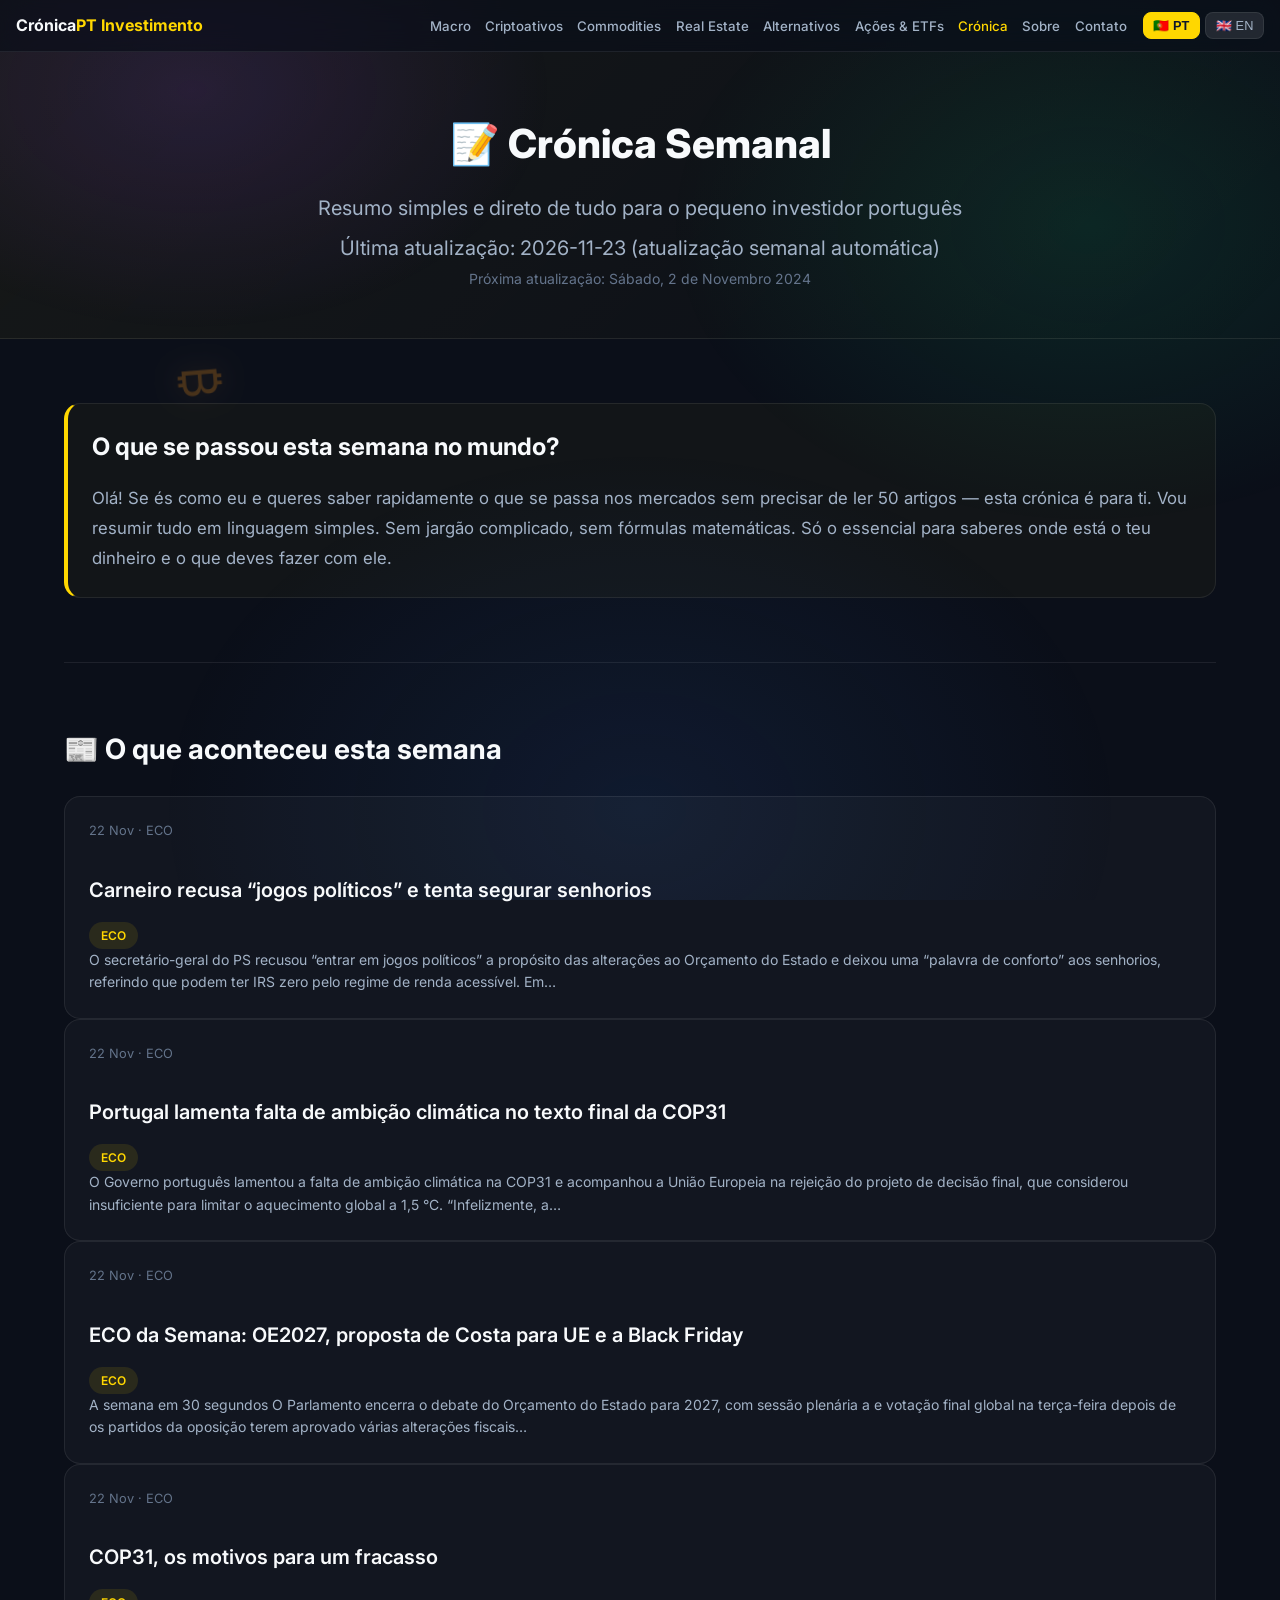
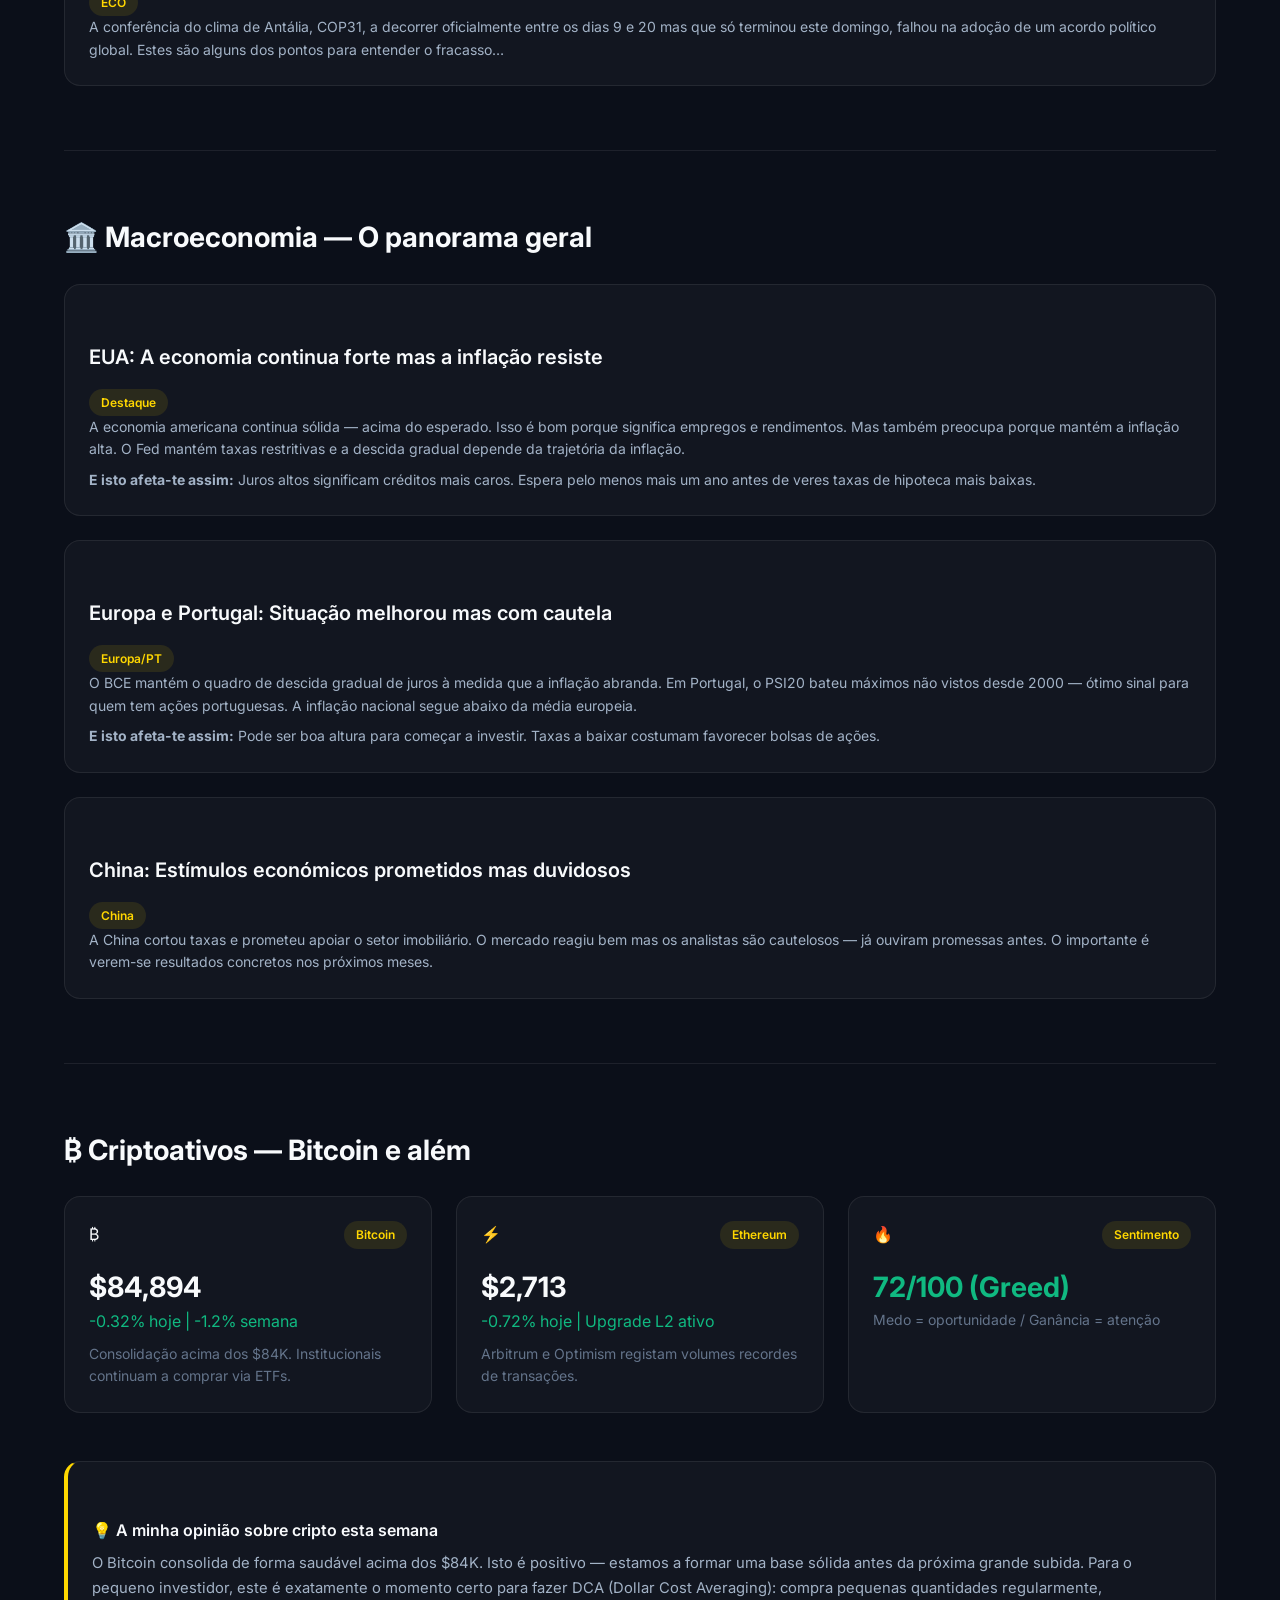
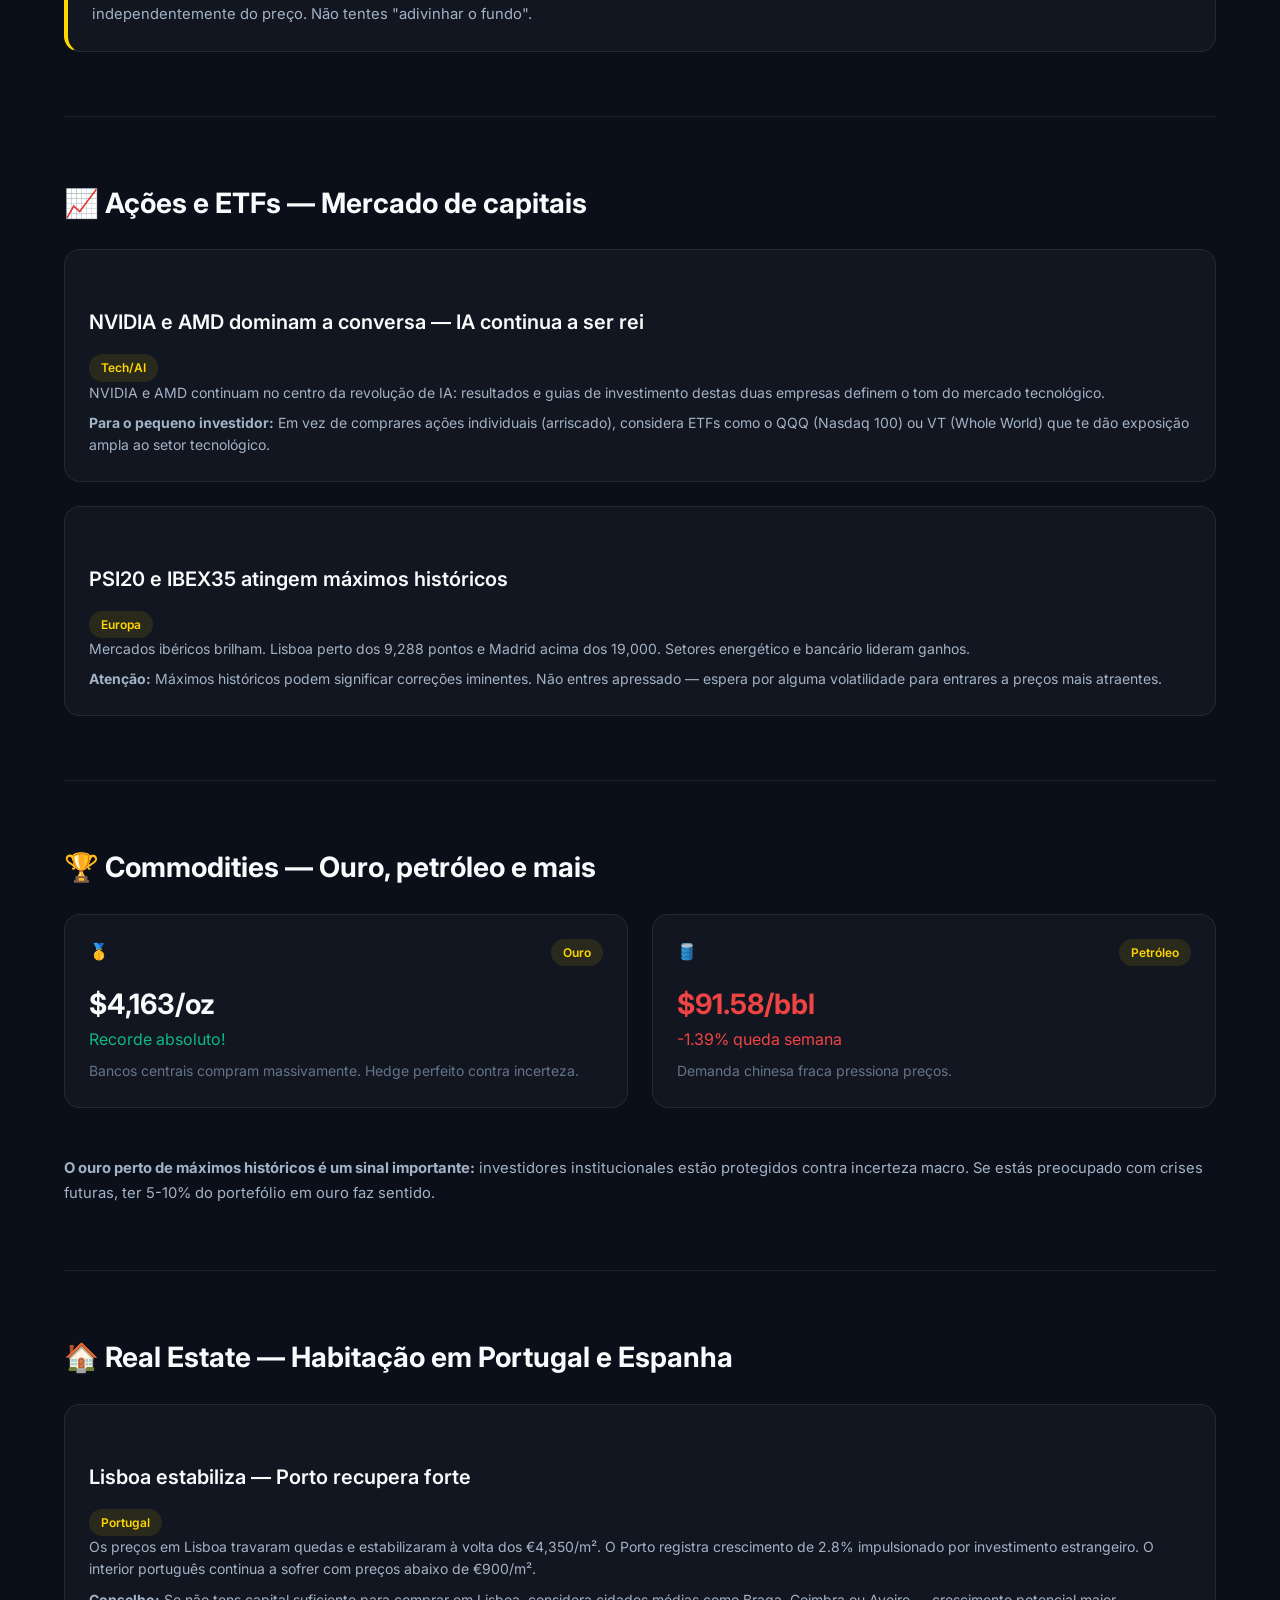
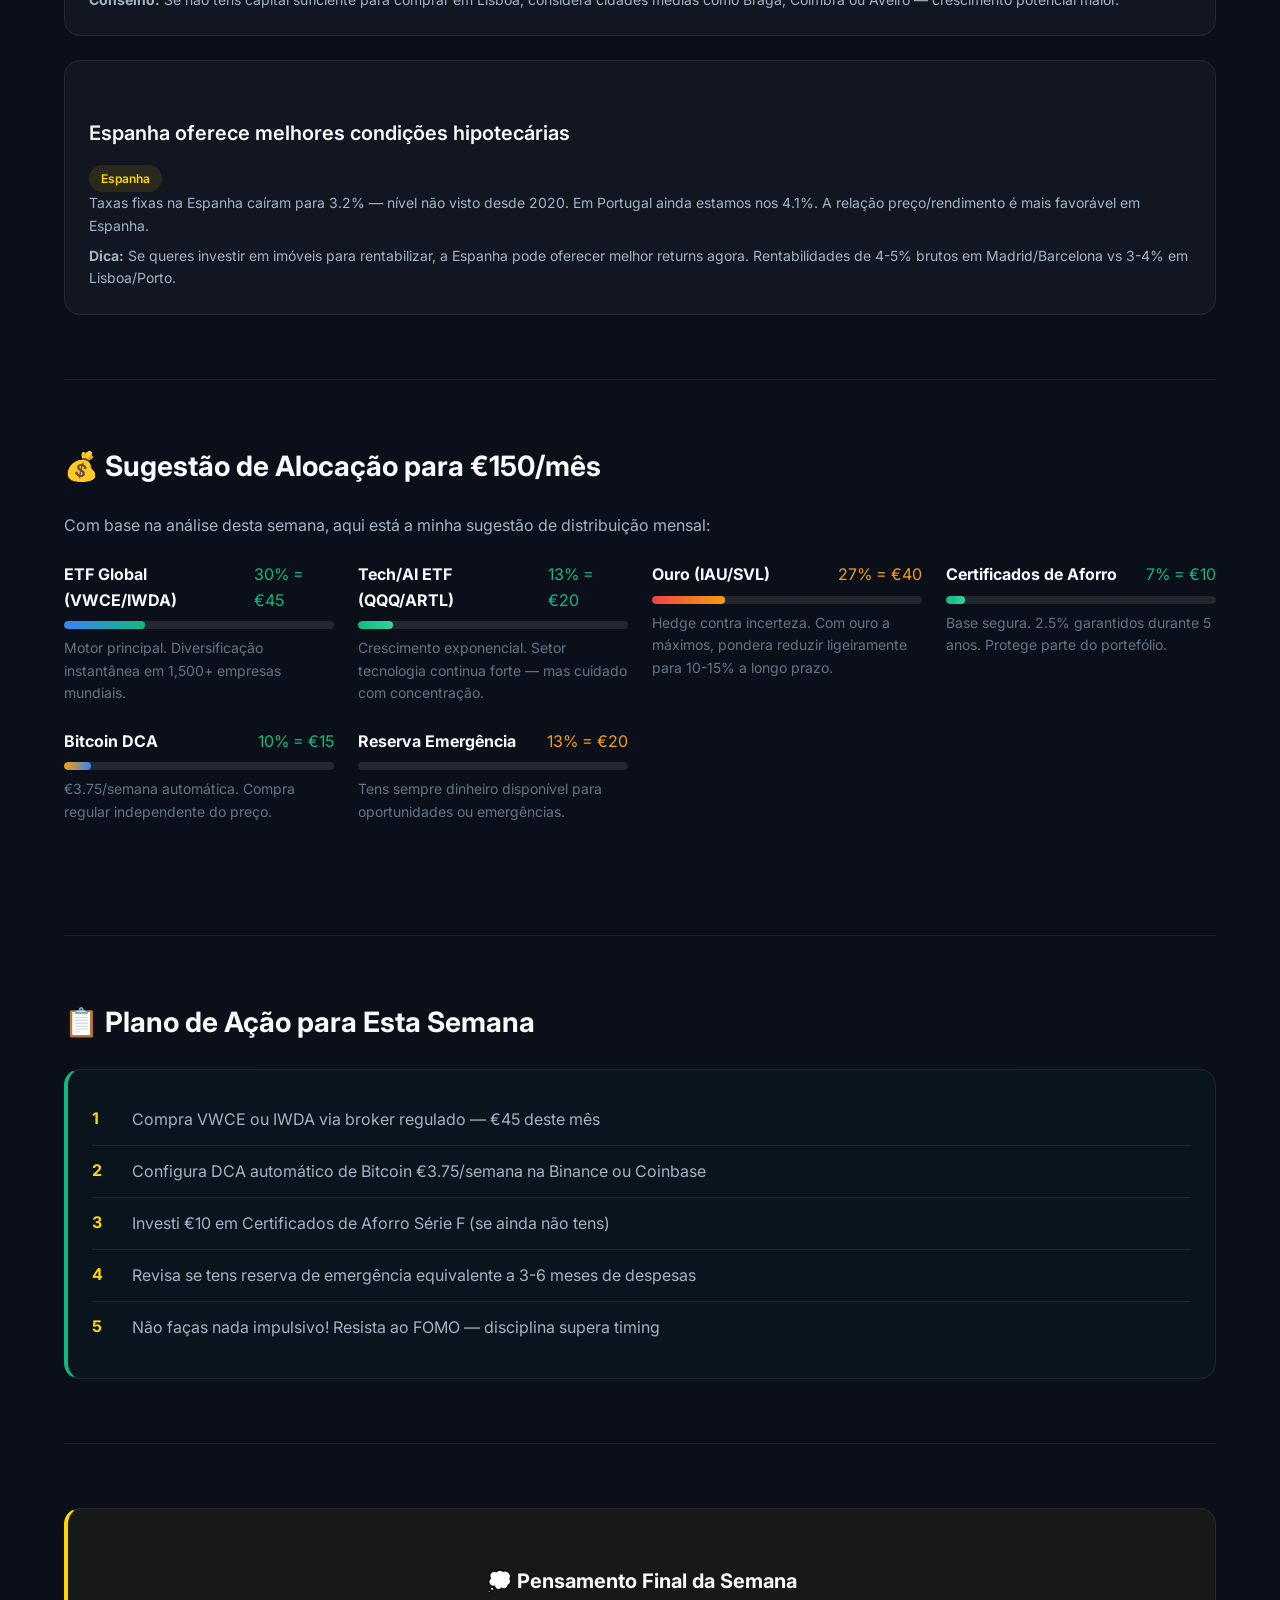
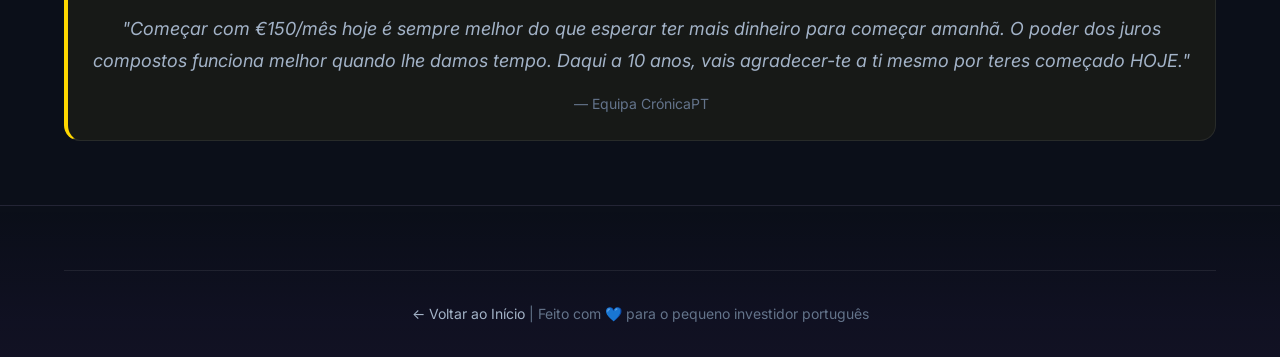
<file: cronica.html>
<!DOCTYPE html>
<html lang="pt-PT">
<head>
  <meta charset="UTF-8">
  <meta name="viewport" content="width=device-width, initial-scale=1.0">
  <title>Crónica Semanal — Crónica PT Investimento</title>
  <link rel="stylesheet" href="style.css">
  <link href="https://fonts.googleapis.com/css2?family=Inter:wght@300;400;500;600;700;800&display=swap" rel="stylesheet">
</head>
<body>
  <nav class="navbar">
    <div class="nav-container">
      <a href="index.html" class="nav-logo"><span class="logo-text">Crónica<span class="highlight">PT Investimento</span></span></a>
      <button class="nav-toggle" id="navToggle"><span></span><span></span><span></span></button>
      <ul class="nav-menu">
        <li><a href="macro.html" class="nav-link">Macro</a></li>
        <li><a href="cripto.html" class="nav-link">Criptoativos</a></li>
        <li><a href="commodities.html" class="nav-link">Commodities</a></li>
        <li><a href="realestate.html" class="nav-link">Real Estate</a></li>
        <li><a href="alternativos.html" class="nav-link">Alternativos</a></li>
        <li><a href="stocks.html" class="nav-link">Ações & ETFs</a></li>
        <li><a href="cronica.html" class="nav-link" style="color:var(--gold)">Crónica</a></li>
        <li><a href="index.html#sobre" class="nav-link">Sobre</a></li>
        <li><a href="index.html#contato" class="nav-link">Contato</a></li>
      </ul>
        <div class="lang-selector" id="langSelector">
          <button class="lang-btn" data-lang="pt" onclick="switchLanguage('pt')" title="Português">🇵🇹 PT</button>
          <button class="lang-btn" data-lang="en" onclick="switchLanguage('en')" title="English">🇬🇧 EN</button>
        </div>
      </div>
    </nav>

  <header class="page-header">
    <div class="container">
      <div class="page-header-content">
        <h1>📝 Crónica Semanal</h1>
        <p>Resumo simples e direto de tudo para o pequeno investidor português</p>
        <p class="last-updated">Última atualização: 2026-11-23 (atualização semanal automática)</p>
        <p class="data-card-label" style="color:var(--text-muted);font-size:0.875rem;margin-top:0.25rem;">Próxima atualização: Sábado, 2 de Novembro 2024</p>
      </div>
    </div>
  </header>

  <main class="container">
    <!-- Intro -->
    <section class="inner-section">
      <div class="data-card" style="border-left:4px solid var(--gold);background:rgba(255,215,0,0.03);">
        <h2 style="font-size:1.5rem;font-weight:700;margin-bottom:1rem;">O que se passou esta semana no mundo?</h2>
        <p style="color:var(--text-secondary);line-height:1.8;font-size:1.05rem;">
          Olá! Se és como eu e queres saber rapidamente o que se passa nos mercados sem precisar de ler 50 artigos — esta crónica é para ti. Vou resumir tudo em linguagem simples. Sem jargão complicado, sem fórmulas matemáticas. Só o essencial para saberes onde está o teu dinheiro e o que deves fazer com ele.
        </p>
      </div>
    </section>

    <!-- NEWS:geral -->
    <section class="inner-section">
      <h2>📰 O que aconteceu esta semana</h2>
      <!-- NEWS-START:geral -->
        <article class="news-item fade-in"><p class="news-date" style="font-size:0.8rem;color:var(--text-muted);">22 Nov · ECO</p><div class="news-item-header"><h3><a href="https://eco.sapo.pt/2026/11/22/carneiro-recusa-jogos-politicos-e-tenta-segurar-senhorios/" target="_blank" rel="noopener" style="color:inherit;text-decoration:none;">Carneiro recusa “jogos políticos” e tenta segurar senhorios</a></h3><span class="news-badge">ECO</span></div><p>O secretário-geral do PS recusou “entrar em jogos políticos” a propósito das alterações ao Orçamento do Estado e deixou uma “palavra de conforto” aos senhorios, referindo que podem ter IRS zero pelo regime de renda acessível. Em…</p></article>
        <article class="news-item fade-in"><p class="news-date" style="font-size:0.8rem;color:var(--text-muted);">22 Nov · ECO</p><div class="news-item-header"><h3><a href="https://eco.sapo.pt/2026/11/22/portugal-lamenta-falta-de-ambicao-climatica-no-texto-final-da-cop31/" target="_blank" rel="noopener" style="color:inherit;text-decoration:none;">Portugal lamenta falta de ambição climática no texto final da COP31</a></h3><span class="news-badge">ECO</span></div><p>O Governo português lamentou a falta de ambição climática na COP31 e acompanhou a União Europeia na rejeição do projeto de decisão final, que considerou insuficiente para limitar o aquecimento global a 1,5 °C. “Infelizmente, a…</p></article>
        <article class="news-item fade-in"><p class="news-date" style="font-size:0.8rem;color:var(--text-muted);">22 Nov · ECO</p><div class="news-item-header"><h3><a href="https://eco.sapo.pt/2026/11/22/eco-da-semana-oe2027-proposta-de-costa-para-ue-e-a-black-friday/" target="_blank" rel="noopener" style="color:inherit;text-decoration:none;">ECO da Semana: OE2027, proposta de Costa para UE e a Black Friday</a></h3><span class="news-badge">ECO</span></div><p>A semana em 30 segundos O Parlamento encerra o debate do Orçamento do Estado para 2027, com sessão plenária a e votação final global na terça-feira depois de os partidos da oposição terem aprovado várias alterações fiscais…</p></article>
        <article class="news-item fade-in"><p class="news-date" style="font-size:0.8rem;color:var(--text-muted);">22 Nov · ECO</p><div class="news-item-header"><h3><a href="https://eco.sapo.pt/2026/11/22/cop31-os-motivos-para-um-fracasso/" target="_blank" rel="noopener" style="color:inherit;text-decoration:none;">COP31, os motivos para um fracasso</a></h3><span class="news-badge">ECO</span></div><p>A conferência do clima de Antália, COP31, a decorrer oficialmente entre os dias 9 e 20 mas que só terminou este domingo, falhou na adoção de um acordo político global. Estes são alguns dos pontos para entender o fracasso…</p></article>
      <!-- NEWS-END -->
    </section>

        <!-- Macro Summary -->
    <section class="inner-section">
      <h2>🏛️ Macroeconomia — O panorama geral</h2>
      <div class="news-list">
        <article class="news-item fade-in">
          <div class="news-item-header"><h3>EUA: A economia continua forte mas a inflação resiste</h3><span class="news-badge">Destaque</span></div>
          <p>A economia americana continua sólida — acima do esperado. Isso é bom porque significa empregos e rendimentos. Mas também preocupa porque mantém a inflação alta. O Fed mantém taxas restritivas e a descida gradual depende da trajetória da inflação.</p>
          <p style="margin-top:0.5rem;"><strong>E isto afeta-te assim:</strong> Juros altos significam créditos mais caros. Espera pelo menos mais um ano antes de veres taxas de hipoteca mais baixas.</p>
        </article>
        <article class="news-item fade-in">
          <div class="news-item-header"><h3>Europa e Portugal: Situação melhorou mas com cautela</h3><span class="news-badge">Europa/PT</span></div>
          <p>O BCE mantém o quadro de descida gradual de juros à medida que a inflação abranda. Em Portugal, o PSI20 bateu máximos não vistos desde 2000 — ótimo sinal para quem tem ações portuguesas. A inflação nacional segue abaixo da média europeia.</p>
          <p style="margin-top:0.5rem;"><strong>E isto afeta-te assim:</strong> Pode ser boa altura para começar a investir. Taxas a baixar costumam favorecer bolsas de ações.</p>
        </article>
        <article class="news-item fade-in">
          <div class="news-item-header"><h3>China: Estímulos económicos prometidos mas duvidosos</h3><span class="news-badge">China</span></div>
          <p>A China cortou taxas e prometeu apoiar o setor imobiliário. O mercado reagiu bem mas os analistas são cautelosos — já ouviram promessas antes. O importante é verem-se resultados concretos nos próximos meses.</p>
        </article>
      </div>
    </section>

    <!-- Crypto Summary -->
    <section class="inner-section">
      <h2>₿ Criptoativos — Bitcoin e além</h2>
      <div class="data-grid">
        <div class="data-card">
          <div class="data-card-header"><span class="data-card-icon">₿</span><span class="news-badge">Bitcoin</span></div>
          <div class="data-card-value">$84,894</div>
          <div class="positive">-0.32% hoje | -1.2% semana</div>
          <p style="font-size:0.875rem;color:var(--text-muted);margin-top:0.5rem;">Consolidação acima dos $84K. Institucionais continuam a comprar via ETFs.</p>
        </div>
        <div class="data-card">
          <div class="data-card-header"><span class="data-card-icon">⚡</span><span class="news-badge">Ethereum</span></div>
          <div class="data-card-value">$2,713</div>
          <div class="positive">-0.72% hoje | Upgrade L2 ativo</div>
          <p style="font-size:0.875rem;color:var(--text-muted);margin-top:0.5rem;">Arbitrum e Optimism registam volumes recordes de transações.</p>
        </div>
        <div class="data-card">
          <div class="data-card-header"><span class="data-card-icon">🔥</span><span class="news-badge">Sentimento</span></div>
          <div class="data-card-value positive">72/100 (Greed)</div>
          <div class="data-card-label">Medo = oportunidade / Ganância = atenção</div>
        </div>
      </div>
      <div class="data-card" style="margin-top:1.5rem;border-left:4px solid var(--gold);">
        <h3 style="font-size:1rem;font-weight:600;margin-bottom:0.5rem;">💡 A minha opinião sobre cripto esta semana</h3>
        <p style="color:var(--text-secondary);line-height:1.7;font-size:0.925rem;">
          O Bitcoin consolida de forma saudável acima dos $84K. Isto é positivo — estamos a formar uma base sólida antes da próxima grande subida. Para o pequeno investidor, este é exatamente o momento certo para fazer DCA (Dollar Cost Averaging): compra pequenas quantidades regularmente, independentemente do preço. Não tentes "adivinhar o fundo".
        </p>
      </div>
    </section>

    <!-- Stocks Summary -->
    <section class="inner-section">
      <h2>📈 Ações e ETFs — Mercado de capitais</h2>
      <div class="news-list">
        <article class="news-item fade-in">
          <div class="news-item-header"><h3>NVIDIA e AMD dominam a conversa — IA continua a ser rei</h3><span class="news-badge">Tech/AI</span></div>
          <p>NVIDIA e AMD continuam no centro da revolução de IA: resultados e guias de investimento destas duas empresas definem o tom do mercado tecnológico.</p>
          <p style="margin-top:0.5rem;"><strong>Para o pequeno investidor:</strong> Em vez de comprares ações individuais (arriscado), considera ETFs como o QQQ (Nasdaq 100) ou VT (Whole World) que te dão exposição ampla ao setor tecnológico.</p>
        </article>
        <article class="news-item fade-in">
          <div class="news-item-header"><h3>PSI20 e IBEX35 atingem máximos históricos</h3><span class="news-badge">Europa</span></div>
          <p>Mercados ibéricos brilham. Lisboa perto dos 9,288 pontos e Madrid acima dos 19,000. Setores energético e bancário lideram ganhos.</p>
          <p style="margin-top:0.5rem;"><strong>Atenção:</strong> Máximos históricos podem significar correções iminentes. Não entres apressado — espera por alguma volatilidade para entrares a preços mais atraentes.</p>
        </article>
      </div>
    </section>

    <!-- Commodities Summary -->
    <section class="inner-section">
      <h2>🏆 Commodities — Ouro, petróleo e mais</h2>
      <div class="data-grid">
        <div class="data-card">
          <div class="data-card-header"><span class="data-card-icon">🥇</span><span class="news-badge">Ouro</span></div>
          <div class="data-card-value">$4,163/oz</div>
          <div class="positive">Recorde absoluto!</div>
          <p style="font-size:0.875rem;color:var(--text-muted);margin-top:0.5rem;">Bancos centrais compram massivamente. Hedge perfeito contra incerteza.</p>
        </div>
        <div class="data-card">
          <div class="data-card-header"><span class="data-card-icon">🛢️</span><span class="news-badge">Petróleo</span></div>
          <div class="data-card-value negative">$91.58/bbl</div>
          <div class="negative">-1.39% queda semana</div>
          <p style="font-size:0.875rem;color:var(--text-muted);margin-top:0.5rem;">Demanda chinesa fraca pressiona preços.</p>
        </div>
      </div>
      <p style="color:var(--text-secondary);margin-top:1.5rem;font-size:0.925rem;line-height:1.7;">
        <strong>O ouro perto de máximos históricos é um sinal importante:</strong> investidores institucionales estão protegidos contra incerteza macro. Se estás preocupado com crises futuras, ter 5-10% do portefólio em ouro faz sentido.
      </p>
    </section>

    <!-- Real Estate Summary -->
    <section class="inner-section">
      <h2>🏠 Real Estate — Habitação em Portugal e Espanha</h2>
      <div class="news-list">
        <article class="news-item fade-in">
          <div class="news-item-header"><h3>Lisboa estabiliza — Porto recupera forte</h3><span class="news-badge">Portugal</span></div>
          <p>Os preços em Lisboa travaram quedas e estabilizaram à volta dos €4,350/m². O Porto registra crescimento de 2.8% impulsionado por investimento estrangeiro. O interior português continua a sofrer com preços abaixo de €900/m².</p>
          <p style="margin-top:0.5rem;"><strong>Conselho:</strong> Se não tens capital suficiente para comprar em Lisboa, considera cidades médias como Braga, Coimbra ou Aveiro — crescimento potencial maior.</p>
        </article>
        <article class="news-item fade-in">
          <div class="news-item-header"><h3>Espanha oferece melhores condições hipotecárias</h3><span class="news-badge">Espanha</span></div>
          <p>Taxas fixas na Espanha caíram para 3.2% — nível não visto desde 2020. Em Portugal ainda estamos nos 4.1%. A relação preço/rendimento é mais favorável em Espanha.</p>
          <p style="margin-top:0.5rem;"><strong>Dica:</strong> Se queres investir em imóveis para rentabilizar, a Espanha pode oferecer melhor returns agora. Rentabilidades de 4-5% brutos em Madrid/Barcelona vs 3-4% em Lisboa/Porto.</p>
        </article>
      </div>
    </section>

    <!-- Investment Allocation -->
    <section class="inner-section">
      <h2>💰 Sugestão de Alocação para €150/mês</h2>
      <p style="color:var(--text-secondary);margin-bottom:1.5rem;">Com base na análise desta semana, aqui está a minha sugestão de distribuição mensal:</p>
      
      <div class="data-grid">
        <div class="alloc-item">
          <div style="display:flex;justify-content:space-between;margin-bottom:0.5rem;">
            <strong>ETF Global (VWCE/IWDA)</strong>
            <span class="positive">30% = €45</span>
          </div>
          <div class="sentiment-bar-bg"><div class="sentiment-bar-fill sent-greed" style="width:30%"></div></div>
          <p style="font-size:0.875rem;color:var(--text-muted);margin-top:0.5rem;">Motor principal. Diversificação instantânea em 1,500+ empresas mundiais.</p>
        </div>
        
        <div class="alloc-item">
          <div style="display:flex;justify-content:space-between;margin-bottom:0.5rem;">
            <strong>Tech/AI ETF (QQQ/ARTL)</strong>
            <span class="positive">13% = €20</span>
          </div>
          <div class="sentiment-bar-bg"><div class="sentiment-bar-fill sent-extreme" style="width:13%"></div></div>
          <p style="font-size:0.875rem;color:var(--text-muted);margin-top:0.5rem;">Crescimento exponencial. Setor tecnologia continua forte — mas cuidado com concentração.</p>
        </div>
        
        <div class="alloc-item">
          <div style="display:flex;justify-content:space-between;margin-bottom:0.5rem;">
            <strong>Ouro (IAU/SVL)</strong>
            <span style="color:#f59e0b;">27% = €40</span>
          </div>
          <div class="sentiment-bar-bg"><div class="sentiment-bar-fill sent-fear" style="width:27%"></div></div>
          <p style="font-size:0.875rem;color:var(--text-muted);margin-top:0.5rem;">Hedge contra incerteza. Com ouro a máximos, pondera reduzir ligeiramente para 10-15% a longo prazo.</p>
        </div>
        
        <div class="alloc-item">
          <div style="display:flex;justify-content:space-between;margin-bottom:0.5rem;">
            <strong>Certificados de Aforro</strong>
            <span class="positive">7% = €10</span>
          </div>
          <div class="sentiment-bar-bg"><div class="sentiment-bar-fill sent-extreme" style="width:7%"></div></div>
          <p style="font-size:0.875rem;color:var(--text-muted);margin-top:0.5rem;">Base segura. 2.5% garantidos durante 5 anos. Protege parte do portefólio.</p>
        </div>
        
        <div class="alloc-item">
          <div style="display:flex;justify-content:space-between;margin-bottom:0.5rem;">
            <strong>Bitcoin DCA</strong>
            <span class="positive">10% = €15</span>
          </div>
          <div class="sentiment-bar-bg"><div class="sentiment-bar-fill sent-neutral" style="width:10%"></div></div>
          <p style="font-size:0.875rem;color:var(--text-muted);margin-top:0.5rem;">€3.75/semana automática. Compra regular independente do preço.</p>
        </div>
        
        <div class="alloc-item">
          <div style="display:flex;justify-content:space-between;margin-bottom:0.5rem;">
            <strong>Reserva Emergência</strong>
            <span style="color:#f59e0b;">13% = €20</span>
          </div>
          <div class="sentiment-bar-bg"><div class="sentiment-bar-fill sent-neutra" style="width:13%"></div></div>
          <p style="font-size:0.875rem;color:var(--text-muted);margin-top:0.5rem;">Tens sempre dinheiro disponível para oportunidades ou emergências.</p>
        </div>
      </div>
    </section>

    <!-- Weekly Action Plan -->
    <section class="inner-section">
      <h2>📋 Plano de Ação para Esta Semana</h2>
      <div class="data-card" style="border-left:4px solid var(--green);background:rgba(16,185,129,0.03);">
        <ol style="list-style:none;padding:0;">
          <li style="padding:0.75rem 0;border-bottom:1px solid var(--border);display:flex;gap:1rem;align-items:start;">
            <span style="color:var(--gold);font-weight:700;min-width:24px;">1</span>
            <span style="color:var(--text-secondary);line-height:1.7;">Compra VWCE ou IWDA via broker regulado — €45 deste mês</span>
          </li>
          <li style="padding:0.75rem 0;border-bottom:1px solid var(--border);display:flex;gap:1rem;align-items:start;">
            <span style="color:var(--gold);font-weight:700;min-width:24px;">2</span>
            <span style="color:var(--text-secondary);line-height:1.7;">Configura DCA automático de Bitcoin €3.75/semana na Binance ou Coinbase</span>
          </li>
          <li style="padding:0.75rem 0;border-bottom:1px solid var(--border);display:flex;gap:1rem;align-items:start;">
            <span style="color:var(--gold);font-weight:700;min-width:24px;">3</span>
            <span style="color:var(--text-secondary);line-height:1.7;">Investi €10 em Certificados de Aforro Série F (se ainda não tens)</span>
          </li>
          <li style="padding:0.75rem 0;border-bottom:1px solid var(--border);display:flex;gap:1rem;align-items:start;">
            <span style="color:var(--gold);font-weight:700;min-width:24px;">4</span>
            <span style="color:var(--text-secondary);line-height:1.7;">Revisa se tens reserva de emergência equivalente a 3-6 meses de despesas</span>
          </li>
          <li style="padding:0.75rem 0;display:flex;gap:1rem;align-items:start;">
            <span style="color:var(--gold);font-weight:700;min-width:24px;">5</span>
            <span style="color:var(--text-secondary);line-height:1.7;">Não faças nada impulsivo! Resista ao FOMO — disciplina supera timing</span>
          </li>
        </ol>
      </div>
    </section>

    <!-- Final Thought -->
    <section class="inner-section">
      <div class="data-card" style="border-left:4px solid var(--gold);background:rgba(255,215,0,0.05);text-align:center;">
        <h3 style="font-size:1.25rem;font-weight:700;margin-bottom:1rem;">💭 Pensamento Final da Semana</h3>
        <blockquote style="font-size:1.125rem;font-style:italic;color:var(--text-secondary);line-height:1.8;">
          "Começar com €150/mês hoje é sempre melhor do que esperar ter mais dinheiro para começar amanhã. O poder dos juros compostos funciona melhor quando lhe damos tempo. Daqui a 10 anos, vais agradecer-te a ti mesmo por teres começado HOJE."
        </blockquote>
        <p style="margin-top:1rem;color:var(--text-muted);font-size:0.875rem;">— Equipa CrónicaPT</p>
      </div>
    </section>
  </main>

  <footer class="footer">
    <div class="container">
      <div class="footer-bottom">
        <p><a href="index.html" style="color:var(--text-secondary);text-decoration:none;">← Voltar ao Início</a> | Feito com 💙 para o pequeno investidor português</p>
      </div>
    </div>
  </footer>
  <script src="translations.js"></script>
  <script src="script.js"></script>
  <div class="floating-btc" aria-hidden="true"><span class="coin">₿</span></div>

</body>
</html>
</file>
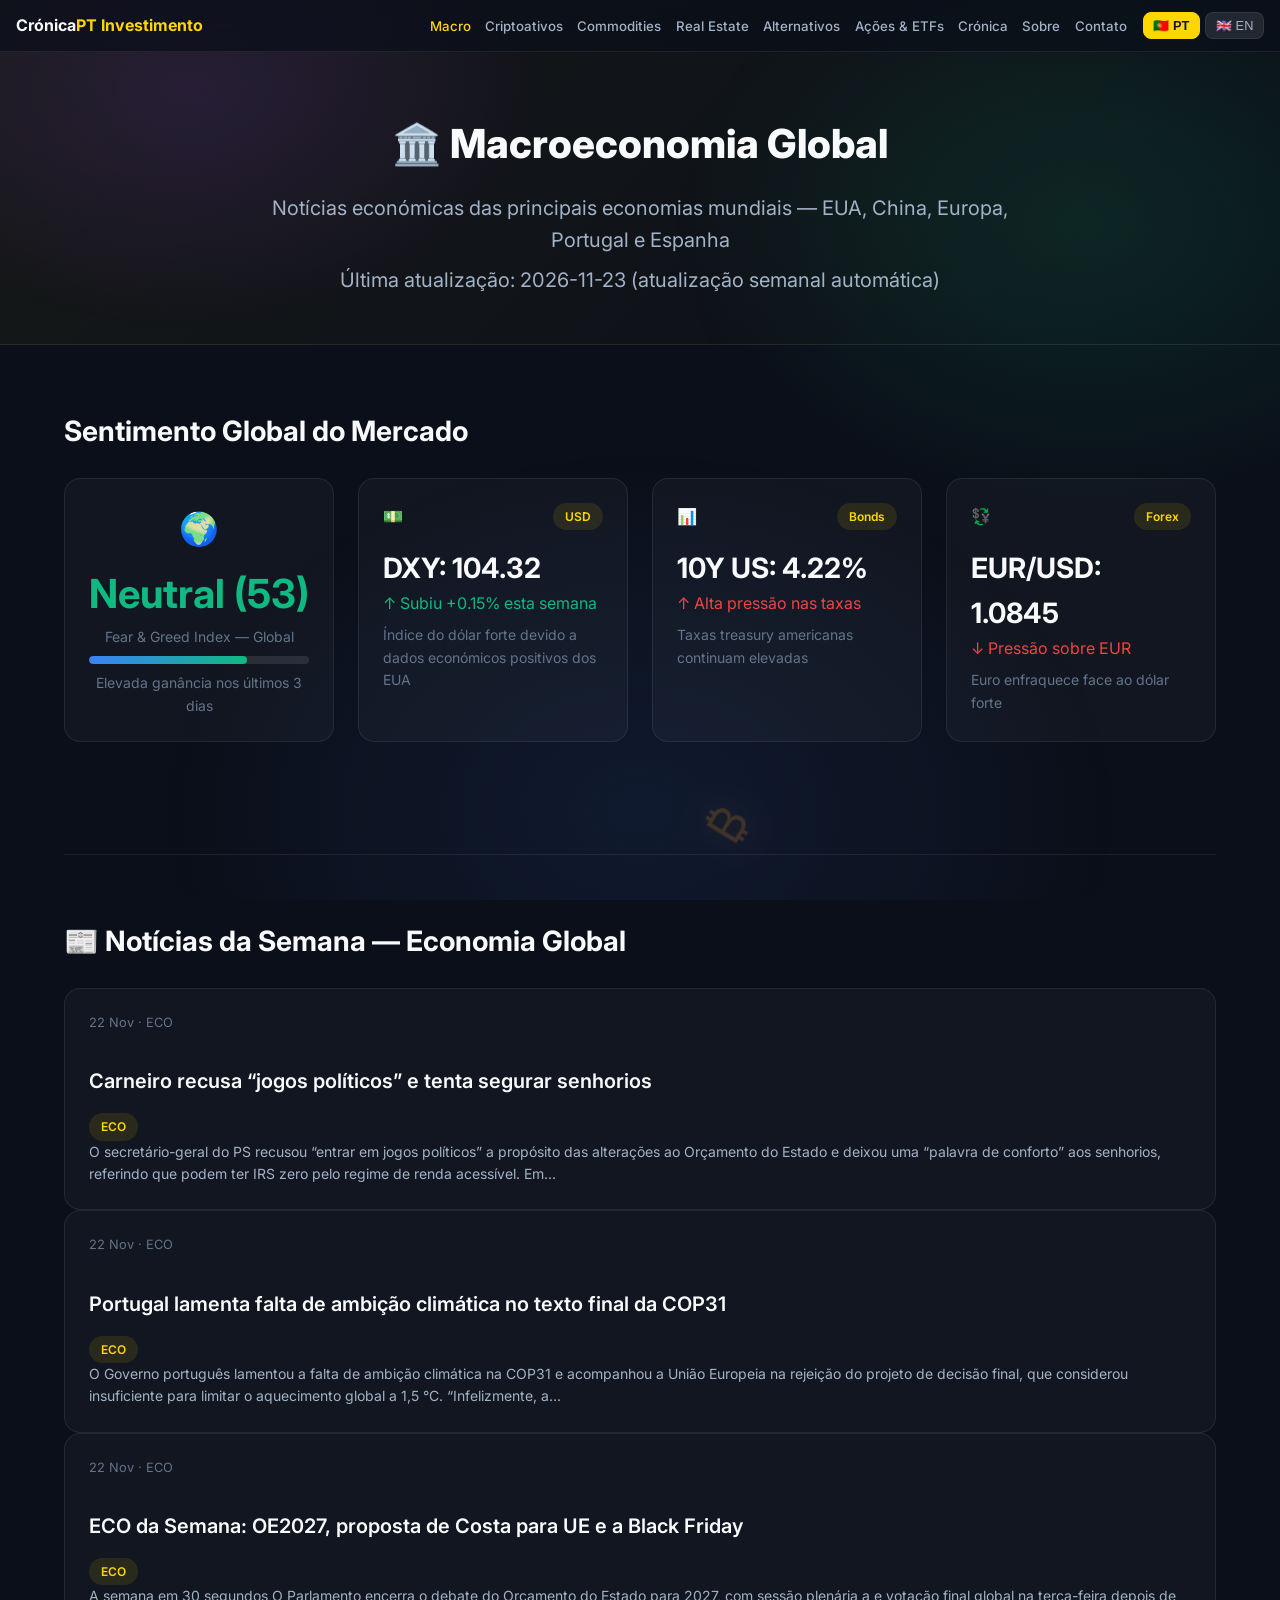
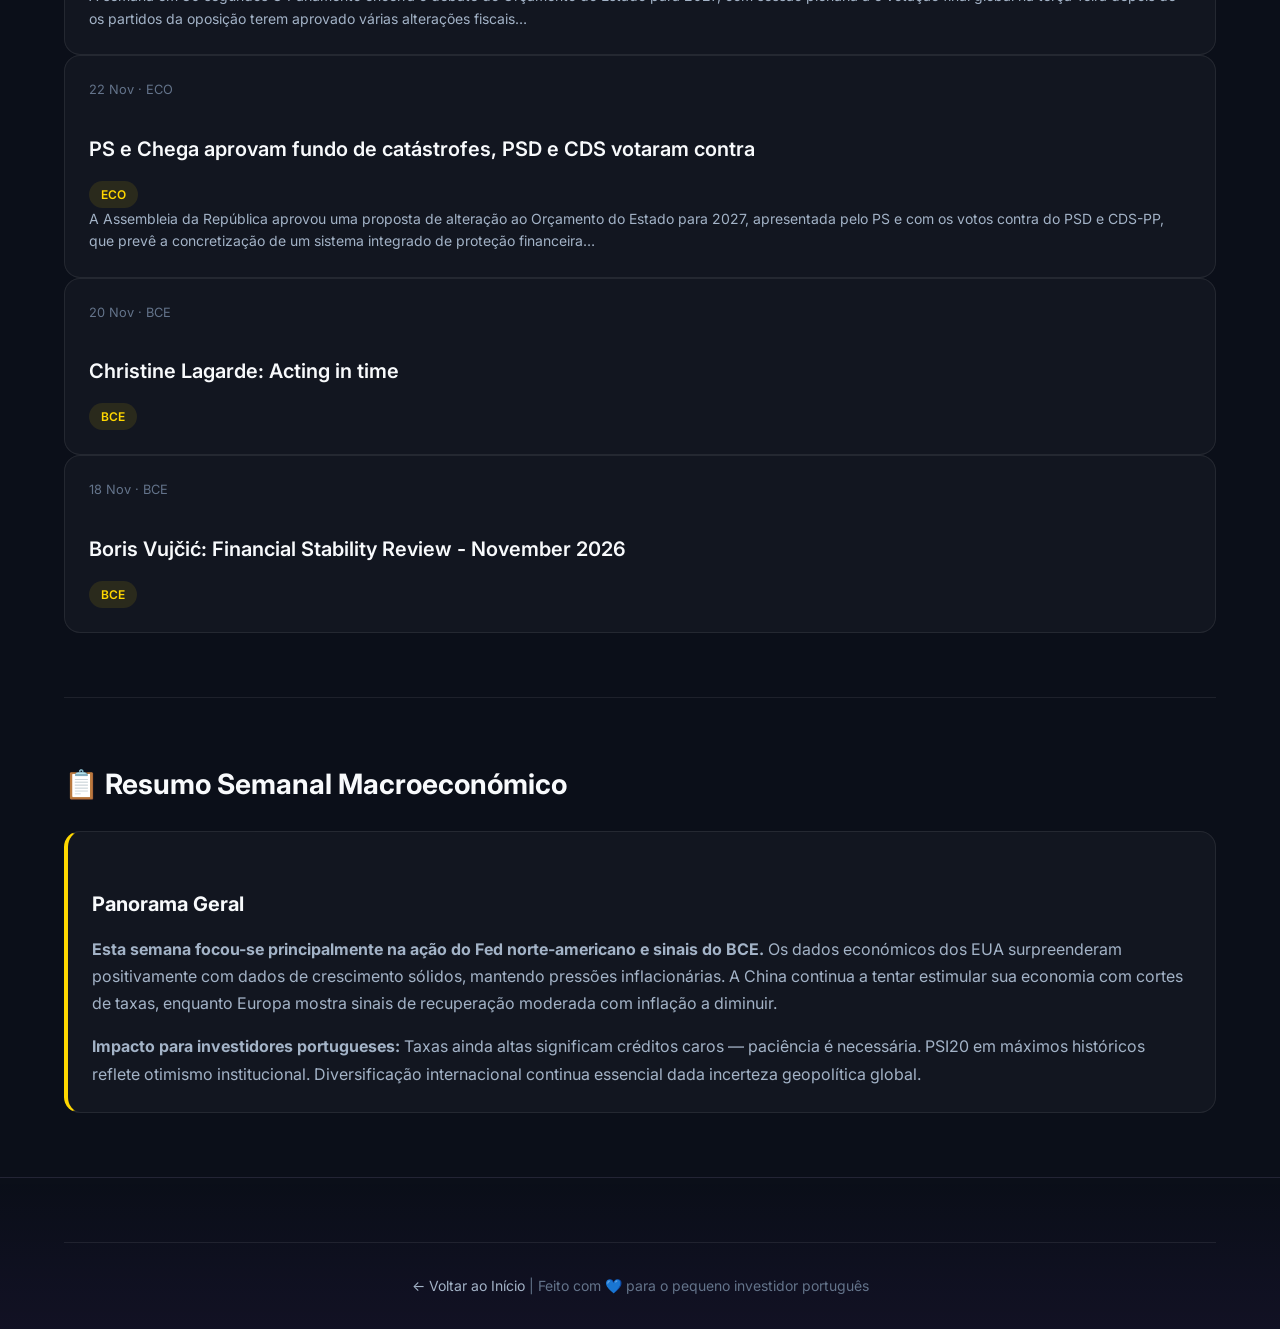
<file: macro.html>
<!DOCTYPE html>
<html lang="pt-PT">
<head>
  <meta charset="UTF-8">
  <meta name="viewport" content="width=device-width, initial-scale=1.0">
  <title>Macroeconomia — Crónica PT Investimento</title>
  <link rel="stylesheet" href="style.css">
  <link href="https://fonts.googleapis.com/css2?family=Inter:wght@300;400;500;600;700;800&display=swap" rel="stylesheet">
</head>
<body>
  <nav class="navbar">
    <div class="nav-container">
      <a href="index.html" class="nav-logo"><span class="logo-text">Crónica<span class="highlight">PT Investimento</span></span></a>
      <button class="nav-toggle" id="navToggle"><span></span><span></span><span></span></button>
      <ul class="nav-menu">
        <li><a href="macro.html" class="nav-link" style="color:var(--gold)">Macro</a></li>
        <li><a href="cripto.html" class="nav-link">Criptoativos</a></li>
        <li><a href="commodities.html" class="nav-link">Commodities</a></li>
        <li><a href="realestate.html" class="nav-link">Real Estate</a></li>
        <li><a href="alternativos.html" class="nav-link">Alternativos</a></li>
        <li><a href="stocks.html" class="nav-link">Ações & ETFs</a></li>
        <li><a href="cronica.html" class="nav-link">Crónica</a></li>
        <li><a href="index.html#sobre" class="nav-link">Sobre</a></li>
        <li><a href="index.html#contato" class="nav-link">Contato</a></li>
      </ul>
        <div class="lang-selector" id="langSelector">
          <button class="lang-btn" data-lang="pt" onclick="switchLanguage('pt')" title="Português">🇵🇹 PT</button>
          <button class="lang-btn" data-lang="en" onclick="switchLanguage('en')" title="English">🇬🇧 EN</button>
        </div>
      </div>
    </nav>

  <header class="page-header">
    <div class="container">
      <div class="page-header-content">
        <h1>🏛️ Macroeconomia Global</h1>
        <p>Notícias económicas das principais economias mundiais — EUA, China, Europa, Portugal e Espanha</p>
        <p class="last-updated">Última atualização: 2026-11-23 (atualização semanal automática)</p>
      </div>
    </div>
  </header>

  <main class="container">
    <!-- Sentiment Overview -->
    <section class="inner-section">
      <h2>Sentimento Global do Mercado</h2>
      <div class="data-grid">
        <div class="data-card" style="text-align:center;">
          <div class="data-card-icon" style="font-size:2rem;margin-bottom:0.5rem;">🌍</div>
          <div class="data-card-value positive" style="font-size:2.5rem;">Neutral (53)</div>
          <div class="data-card-label">Fear & Greed Index — Global</div>
          <div class="sentiment-bar-bg"><div class="sentiment-bar-fill sent-greed" style="width:72%"></div></div>
          <p style="margin-top:0.5rem;font-size:0.875rem;color:var(--text-muted);">Elevada ganância nos últimos 3 dias</p>
        </div>
        <div class="data-card">
          <div class="data-card-header"><span class="data-card-icon">💵</span><span class="news-badge">USD</span></div>
          <div class="data-card-value">DXY: 104.32</div>
          <div class="positive">↑ Subiu +0.15% esta semana</div>
          <p style="font-size:0.875rem;color:var(--text-muted);margin-top:0.5rem;">Índice do dólar forte devido a dados económicos positivos dos EUA</p>
        </div>
        <div class="data-card">
          <div class="data-card-header"><span class="data-card-icon">📊</span><span class="news-badge">Bonds</span></div>
          <div class="data-card-value">10Y US: 4.22%</div>
          <div class="negative">↑ Alta pressão nas taxas</div>
          <p style="font-size:0.875rem;color:var(--text-muted);margin-top:0.5rem;">Taxas treasury americanas continuam elevadas</p>
        </div>
        <div class="data-card">
          <div class="data-card-header"><span class="data-card-icon">💱</span><span class="news-badge">Forex</span></div>
          <div class="data-card-value">EUR/USD: 1.0845</div>
          <div class="negative">↓ Pressão sobre EUR</div>
          <p style="font-size:0.875rem;color:var(--text-muted);margin-top:0.5rem;">Euro enfraquece face ao dólar forte</p>
        </div>
      </div>
    </section>

    <!-- NEWS:macro -->
    <section class="inner-section">
      <h2>📰 Notícias da Semana — Economia Global</h2>
      <!-- NEWS-START:macro -->
        <article class="news-item fade-in"><p class="news-date" style="font-size:0.8rem;color:var(--text-muted);">22 Nov · ECO</p><div class="news-item-header"><h3><a href="https://eco.sapo.pt/2026/11/22/carneiro-recusa-jogos-politicos-e-tenta-segurar-senhorios/" target="_blank" rel="noopener" style="color:inherit;text-decoration:none;">Carneiro recusa “jogos políticos” e tenta segurar senhorios</a></h3><span class="news-badge">ECO</span></div><p>O secretário-geral do PS recusou “entrar em jogos políticos” a propósito das alterações ao Orçamento do Estado e deixou uma “palavra de conforto” aos senhorios, referindo que podem ter IRS zero pelo regime de renda acessível. Em…</p></article>
        <article class="news-item fade-in"><p class="news-date" style="font-size:0.8rem;color:var(--text-muted);">22 Nov · ECO</p><div class="news-item-header"><h3><a href="https://eco.sapo.pt/2026/11/22/portugal-lamenta-falta-de-ambicao-climatica-no-texto-final-da-cop31/" target="_blank" rel="noopener" style="color:inherit;text-decoration:none;">Portugal lamenta falta de ambição climática no texto final da COP31</a></h3><span class="news-badge">ECO</span></div><p>O Governo português lamentou a falta de ambição climática na COP31 e acompanhou a União Europeia na rejeição do projeto de decisão final, que considerou insuficiente para limitar o aquecimento global a 1,5 °C. “Infelizmente, a…</p></article>
        <article class="news-item fade-in"><p class="news-date" style="font-size:0.8rem;color:var(--text-muted);">22 Nov · ECO</p><div class="news-item-header"><h3><a href="https://eco.sapo.pt/2026/11/22/eco-da-semana-oe2027-proposta-de-costa-para-ue-e-a-black-friday/" target="_blank" rel="noopener" style="color:inherit;text-decoration:none;">ECO da Semana: OE2027, proposta de Costa para UE e a Black Friday</a></h3><span class="news-badge">ECO</span></div><p>A semana em 30 segundos O Parlamento encerra o debate do Orçamento do Estado para 2027, com sessão plenária a e votação final global na terça-feira depois de os partidos da oposição terem aprovado várias alterações fiscais…</p></article>
        <article class="news-item fade-in"><p class="news-date" style="font-size:0.8rem;color:var(--text-muted);">22 Nov · ECO</p><div class="news-item-header"><h3><a href="https://eco.sapo.pt/2026/11/22/ps-quer-acelerar-fundo-catastrofico-psd-e-cds-votaram-contra/" target="_blank" rel="noopener" style="color:inherit;text-decoration:none;">PS e Chega aprovam fundo de catástrofes, PSD e CDS votaram contra</a></h3><span class="news-badge">ECO</span></div><p>A Assembleia da República aprovou uma proposta de alteração ao Orçamento do Estado para 2027, apresentada pelo PS e com os votos contra do PSD e CDS-PP, que prevê a concretização de um sistema integrado de proteção financeira…</p></article>
        <article class="news-item fade-in"><p class="news-date" style="font-size:0.8rem;color:var(--text-muted);">20 Nov · BCE</p><div class="news-item-header"><h3><a href="https://www.ecb.europa.eu//press/key/date/2026/html/ecb.sp261120~e52bcc4db2.en.html" target="_blank" rel="noopener" style="color:inherit;text-decoration:none;">Christine Lagarde: Acting in time</a></h3><span class="news-badge">BCE</span></div></article>
        <article class="news-item fade-in"><p class="news-date" style="font-size:0.8rem;color:var(--text-muted);">18 Nov · BCE</p><div class="news-item-header"><h3><a href="https://www.ecb.europa.eu//press/key/date/2026/html/ecb.sp261118~86f1e8147e.en.pdf" target="_blank" rel="noopener" style="color:inherit;text-decoration:none;">Boris Vujčić: Financial Stability Review - November 2026</a></h3><span class="news-badge">BCE</span></div></article>
      <!-- NEWS-END -->
    </section>

        <!-- Resumo Semanal Macro -->
    <section class="inner-section">
      <h2>📋 Resumo Semanal Macroeconómico</h2>
      <div class="data-card" style="border-left:4px solid var(--gold);">
        <h3 style="font-size:1.25rem;font-weight:700;margin-bottom:1rem;">Panorama Geral</h3>
        <p style="color:var(--text-secondary);line-height:1.7;">
          <strong>Esta semana focou-se principalmente na ação do Fed norte-americano e sinais do BCE.</strong> Os dados económicos dos EUA surpreenderam positivamente com dados de crescimento sólidos, mantendo pressões inflacionárias. A China continua a tentar estimular sua economia com cortes de taxas, enquanto Europa mostra sinais de recuperação moderada com inflação a diminuir.
        </p>
        <p style="color:var(--text-secondary);line-height:1.7;margin-top:1rem;">
          <strong>Impacto para investidores portugueses:</strong> Taxas ainda altas significam créditos caros — paciência é necessária. PSI20 em máximos históricos reflete otimismo institucional. Diversificação internacional continua essencial dada incerteza geopolítica global.
        </p>
      </div>
    </section>
  </main>

  <footer class="footer">
    <div class="container">
      <div class="footer-bottom">
        <p><a href="index.html" style="color:var(--text-secondary);text-decoration:none;">← Voltar ao Início</a> | Feito com 💙 para o pequeno investidor português</p>
      </div>
    </div>
  </footer>
  <script src="translations.js"></script>
  <script src="script.js"></script>
  <div class="floating-btc" aria-hidden="true"><span class="coin">₿</span></div>

</body>
</html>
</file>
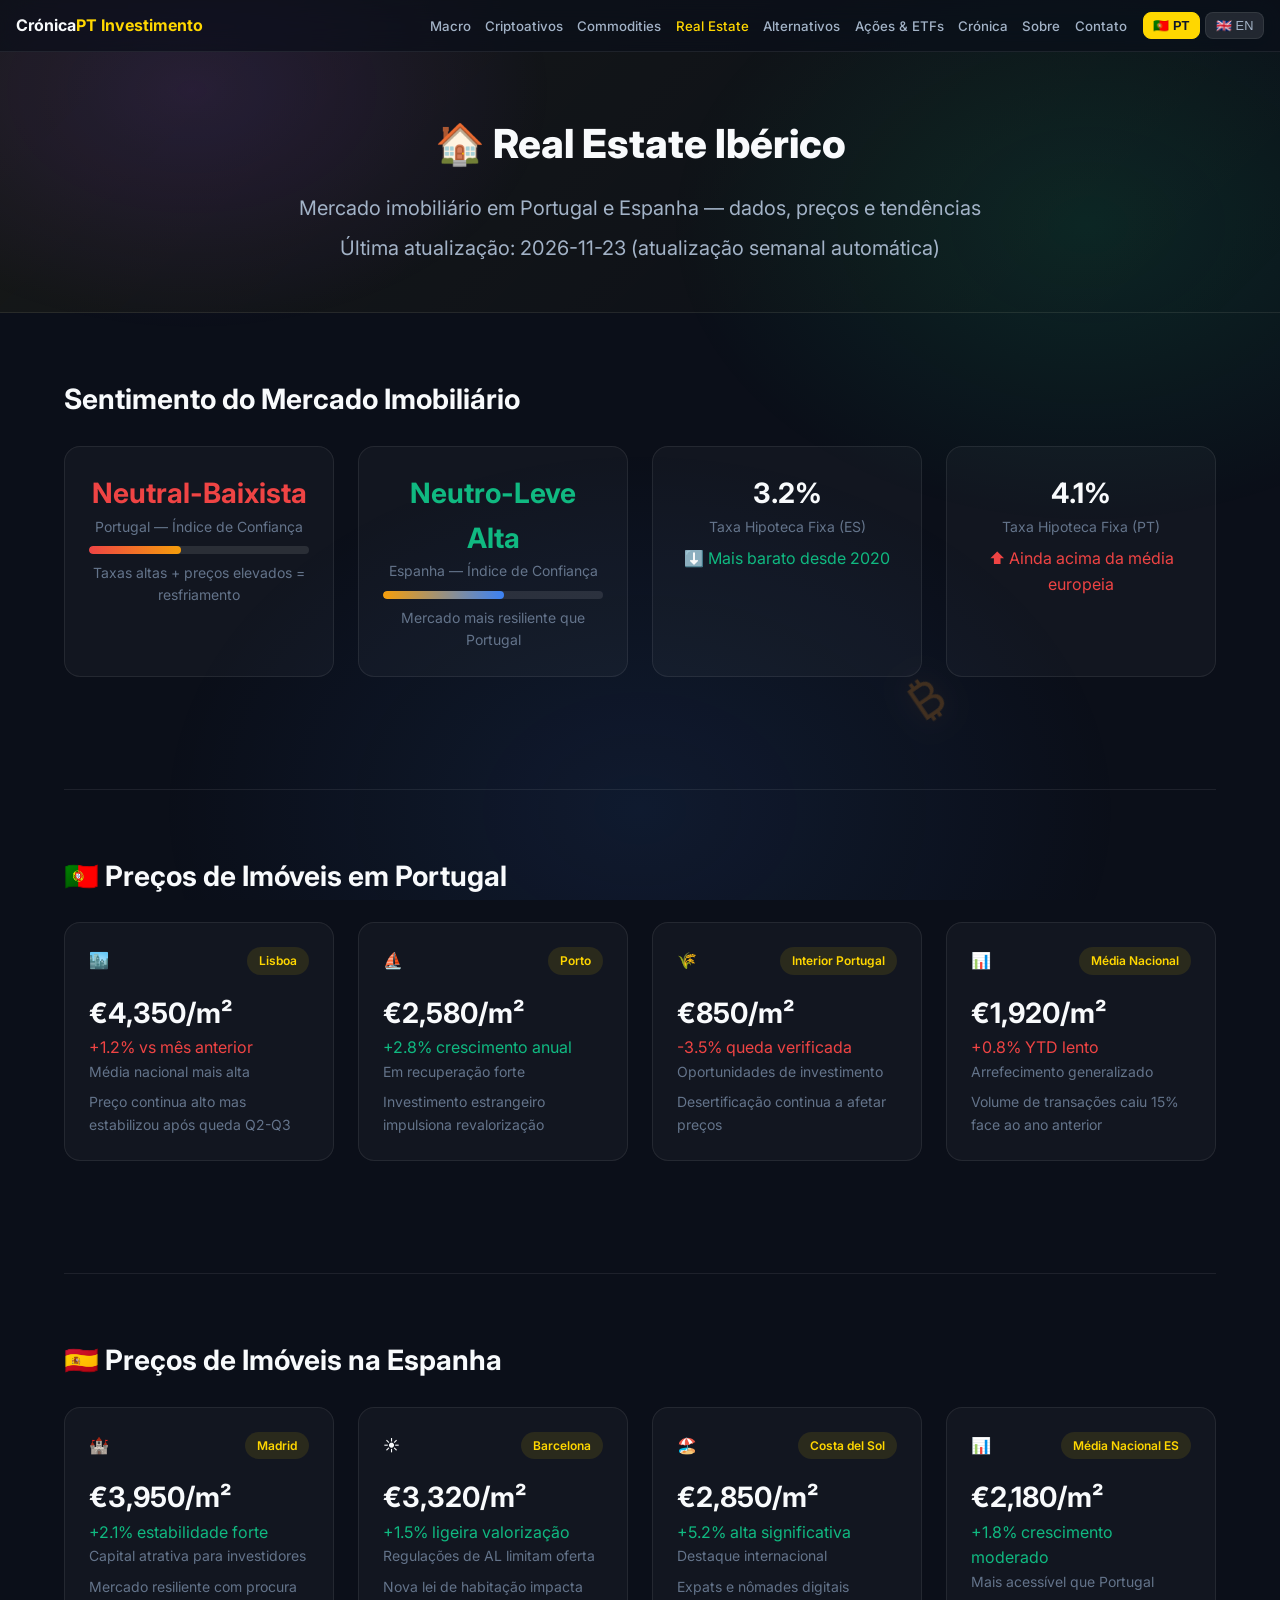
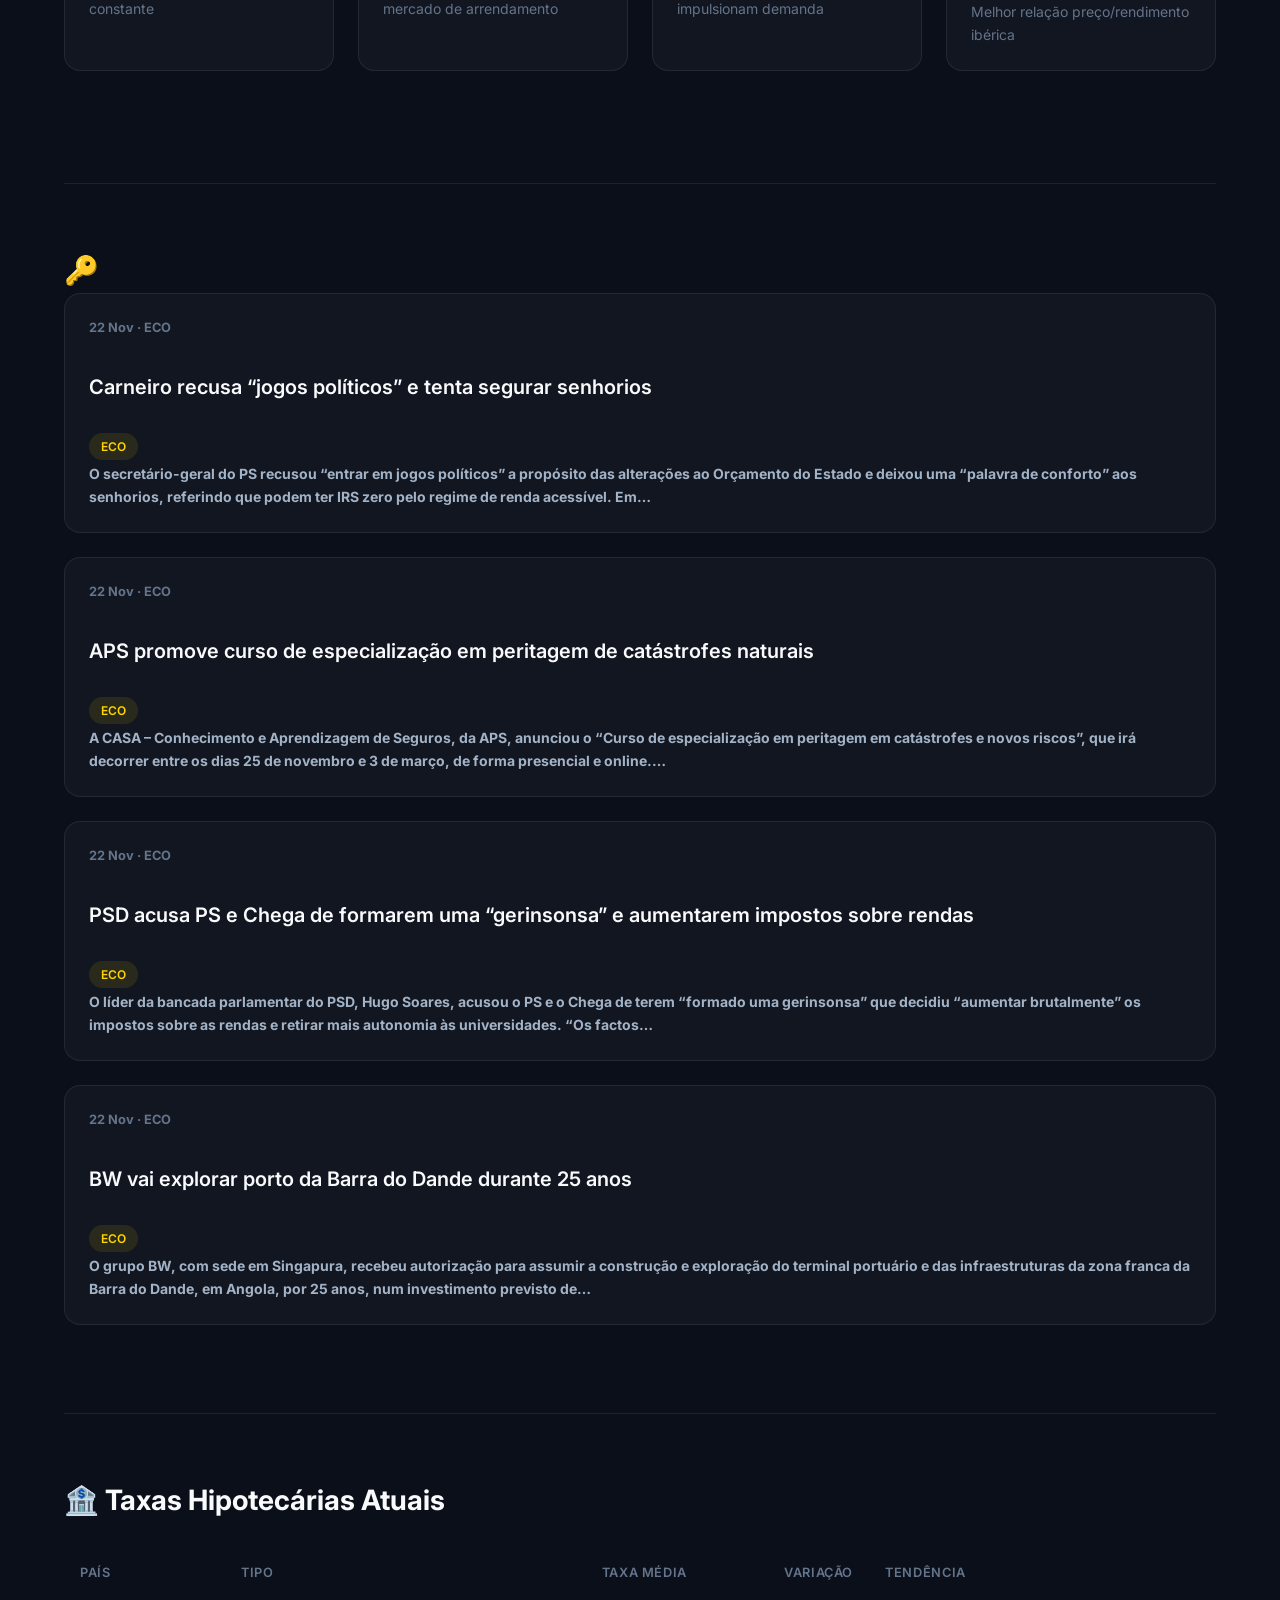
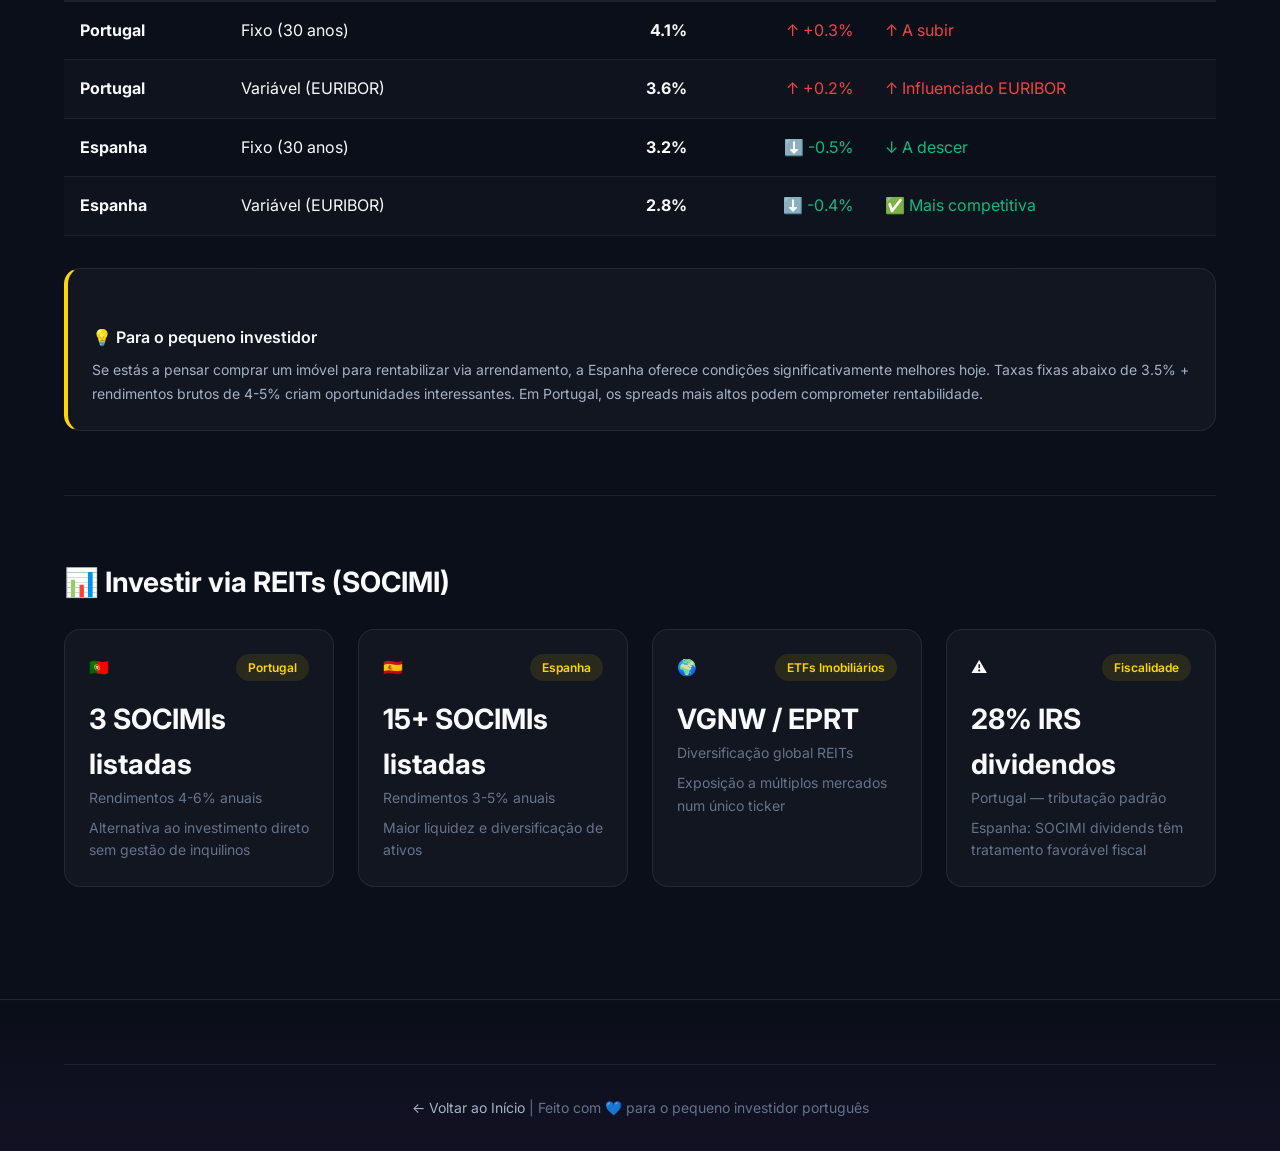
<file: realestate.html>
<!DOCTYPE html>
<html lang="pt-PT">
<head>
  <meta charset="UTF-8">
  <meta name="viewport" content="width=device-width, initial-scale=1.0">
  <title>Real Estate — Crónica PT Investimento</title>
  <link rel="stylesheet" href="style.css">
  <link href="https://fonts.googleapis.com/css2?family=Inter:wght@300;400;500;600;700;800&display=swap" rel="stylesheet">
</head>
<body>
  <nav class="navbar">
    <div class="nav-container">
      <a href="index.html" class="nav-logo"><span class="logo-text">Crónica<span class="highlight">PT Investimento</span></span></a>
      <button class="nav-toggle" id="navToggle"><span></span><span></span><span></span></button>
      <ul class="nav-menu">
        <li><a href="macro.html" class="nav-link">Macro</a></li>
        <li><a href="cripto.html" class="nav-link">Criptoativos</a></li>
        <li><a href="commodities.html" class="nav-link">Commodities</a></li>
        <li><a href="realestate.html" class="nav-link" style="color:var(--gold)">Real Estate</a></li>
        <li><a href="alternativos.html" class="nav-link">Alternativos</a></li>
        <li><a href="stocks.html" class="nav-link">Ações & ETFs</a></li>
        <li><a href="cronica.html" class="nav-link">Crónica</a></li>
        <li><a href="index.html#sobre" class="nav-link">Sobre</a></li>
        <li><a href="index.html#contato" class="nav-link">Contato</a></li>
      </ul>
        <div class="lang-selector" id="langSelector">
          <button class="lang-btn" data-lang="pt" onclick="switchLanguage('pt')" title="Português">🇵🇹 PT</button>
          <button class="lang-btn" data-lang="en" onclick="switchLanguage('en')" title="English">🇬🇧 EN</button>
        </div>
      </div>
    </nav>

  <header class="page-header">
    <div class="container">
      <div class="page-header-content">
        <h1>🏠 Real Estate Ibérico</h1>
        <p>Mercado imobiliário em Portugal e Espanha — dados, preços e tendências</p>
        <p class="last-updated">Última atualização: 2026-11-23 (atualização semanal automática)</p>
      </div>
    </div>
  </header>

  <main class="container">
    <!-- Sentiment -->
    <section class="inner-section">
      <h2>Sentimento do Mercado Imobiliário</h2>
      <div class="data-grid" style="grid-template-columns:repeat(auto-fit,minmax(200px,1fr));">
        <div class="data-card" style="text-align:center;">
          <div class="data-card-value negative">Neutral-Baixista</div>
          <div class="data-card-label">Portugal — Índice de Confiança</div>
          <div class="sentiment-bar-bg"><div class="sentiment-bar-fill sent-fear" style="width:42%"></div></div>
          <p style="font-size:0.875rem;color:var(--text-muted);margin-top:0.5rem;">Taxas altas + preços elevados = resfriamento</p>
        </div>
        <div class="data-card" style="text-align:center;">
          <div class="data-card-value positive">Neutro-Leve Alta</div>
          <div class="data-card-label">Espanha — Índice de Confiança</div>
          <div class="sentiment-bar-bg"><div class="sentiment-bar-fill sent-neutral" style="width:55%"></div></div>
          <p style="font-size:0.875rem;color:var(--text-muted);margin-top:0.5rem;">Mercado mais resiliente que Portugal</p>
        </div>
        <div class="data-card" style="text-align:center;">
          <div class="data-card-value">3.2%</div>
          <div class="data-card-label">Taxa Hipoteca Fixa (ES)</div>
          <p class="positive" style="margin-top:0.5rem;">⬇️ Mais barato desde 2020</p>
        </div>
        <div class="data-card" style="text-align:center;">
          <div class="data-card-value">4.1%</div>
          <div class="data-card-label">Taxa Hipoteca Fixa (PT)</div>
          <p class="negative" style="margin-top:0.5rem;">⬆️ Ainda acima da média europeia</p>
        </div>
      </div>
    </section>

    <!-- Portugal Prices -->
    <section class="inner-section">
      <h2>🇵🇹 Preços de Imóveis em Portugal</h2>
      <div class="data-grid">
        <div class="data-card">
          <div class="data-card-header"><span class="data-card-icon">🏙️</span><span class="news-badge">Lisboa</span></div>
          <div class="data-card-value">€4,350/m²</div>
          <div class="negative">+1.2% vs mês anterior</div>
          <div class="data-card-label">Média nacional mais alta</div>
          <p style="font-size:0.875rem;color:var(--text-muted);margin-top:0.5rem;">Preço continua alto mas estabilizou após queda Q2-Q3</p>
        </div>
        <div class="data-card">
          <div class="data-card-header"><span class="data-card-icon">⛵</span><span class="news-badge">Porto</span></div>
          <div class="data-card-value">€2,580/m²</div>
          <div class="positive">+2.8% crescimento anual</div>
          <div class="data-card-label">Em recuperação forte</div>
          <p style="font-size:0.875rem;color:var(--text-muted);margin-top:0.5rem;">Investimento estrangeiro impulsiona revalorização</p>
        </div>
        <div class="data-card">
          <div class="data-card-header"><span class="data-card-icon">🌾</span><span class="news-badge">Interior Portugal</span></div>
          <div class="data-card-value">€850/m²</div>
          <div class="negative">-3.5% queda verificada</div>
          <div class="data-card-label">Oportunidades de investimento</div>
          <p style="font-size:0.875rem;color:var(--text-muted);margin-top:0.5rem;">Desertificação continua a afetar preços</p>
        </div>
        <div class="data-card">
          <div class="data-card-header"><span class="data-card-icon">📊</span><span class="news-badge">Média Nacional</span></div>
          <div class="data-card-value">€1,920/m²</div>
          <div class="negative">+0.8% YTD lento</div>
          <div class="data-card-label">Arrefecimento generalizado</div>
          <p style="font-size:0.875rem;color:var(--text-muted);margin-top:0.5rem;">Volume de transações caiu 15% face ao ano anterior</p>
        </div>
      </div>
    </section>

    <!-- Spain Prices -->
    <section class="inner-section">
      <h2>🇪🇸 Preços de Imóveis na Espanha</h2>
      <div class="data-grid">
        <div class="data-card">
          <div class="data-card-header"><span class="data-card-icon">🏰</span><span class="news-badge">Madrid</span></div>
          <div class="data-card-value">€3,950/m²</div>
          <div class="positive">+2.1% estabilidade forte</div>
          <div class="data-card-label">Capital atrativa para investidores</div>
          <p style="font-size:0.875rem;color:var(--text-muted);margin-top:0.5rem;">Mercado resiliente com procura constante</p>
        </div>
        <div class="data-card">
          <div class="data-card-header"><span class="data-card-icon">☀️</span><span class="news-badge">Barcelona</span></div>
          <div class="data-card-value">€3,320/m²</div>
          <div class="positive">+1.5% ligeira valorização</div>
          <div class="data-card-label">Regulações de AL limitam oferta</div>
          <p style="font-size:0.875rem;color:var(--text-muted);margin-top:0.5rem;">Nova lei de habitação impacta mercado de arrendamento</p>
        </div>
        <div class="data-card">
          <div class="data-card-header"><span class="data-card-icon">🏖️</span><span class="news-badge">Costa del Sol</span></div>
          <div class="data-card-value">€2,850/m²</div>
          <div class="positive">+5.2% alta significativa</div>
          <div class="data-card-label">Destaque internacional</div>
          <p style="font-size:0.875rem;color:var(--text-muted);margin-top:0.5rem;">Expats e nômades digitais impulsionam demanda</p>
        </div>
        <div class="data-card">
          <div class="data-card-header"><span class="data-card-icon">📊</span><span class="news-badge">Média Nacional ES</span></div>
          <div class="data-card-value">€2,180/m²</div>
          <div class="positive">+1.8% crescimento moderado</div>
          <div class="data-card-label">Mais acessível que Portugal</div>
          <p style="font-size:0.875rem;color:var(--text-muted);margin-top:0.5rem;">Melhor relação preço/rendimento ibérica</p>
        </div>
      </div>
    </section>

    <!-- Rent Market -->
    <section class="inner-section">
      <h2>🔑 <div class="news-list">
        <!-- NEWS-START:realestate -->
        <article class="news-item fade-in"><p class="news-date" style="font-size:0.8rem;color:var(--text-muted);">22 Nov · ECO</p><div class="news-item-header"><h3><a href="https://eco.sapo.pt/2026/11/22/carneiro-recusa-jogos-politicos-e-tenta-segurar-senhorios/" target="_blank" rel="noopener" style="color:inherit;text-decoration:none;">Carneiro recusa “jogos políticos” e tenta segurar senhorios</a></h3><span class="news-badge">ECO</span></div><p>O secretário-geral do PS recusou “entrar em jogos políticos” a propósito das alterações ao Orçamento do Estado e deixou uma “palavra de conforto” aos senhorios, referindo que podem ter IRS zero pelo regime de renda acessível. Em…</p></article>
        <article class="news-item fade-in"><p class="news-date" style="font-size:0.8rem;color:var(--text-muted);">22 Nov · ECO</p><div class="news-item-header"><h3><a href="https://eco.sapo.pt/2026/11/22/aps-promove-curso-de-especializacao-em-peritagem-de-catastrofes-naturais/" target="_blank" rel="noopener" style="color:inherit;text-decoration:none;">APS promove curso de especialização em peritagem de catástrofes naturais</a></h3><span class="news-badge">ECO</span></div><p>A CASA – Conhecimento e Aprendizagem de Seguros, da APS, anunciou o “Curso de especialização em peritagem em catástrofes e novos riscos”, que irá decorrer entre os dias 25 de novembro e 3 de março, de forma presencial e online.…</p></article>
        <article class="news-item fade-in"><p class="news-date" style="font-size:0.8rem;color:var(--text-muted);">22 Nov · ECO</p><div class="news-item-header"><h3><a href="https://eco.sapo.pt/2026/11/22/psd-acusa-ps-e-chega-de-formarem-uma-gerinsonsa-e-aumentarem-impostos-sobre-rendas/" target="_blank" rel="noopener" style="color:inherit;text-decoration:none;">PSD acusa PS e Chega de formarem uma “gerinsonsa” e aumentarem impostos sobre rendas</a></h3><span class="news-badge">ECO</span></div><p>O líder da bancada parlamentar do PSD, Hugo Soares, acusou o PS e o Chega de terem “formado uma gerinsonsa” que decidiu “aumentar brutalmente” os impostos sobre as rendas e retirar mais autonomia às universidades. “Os factos…</p></article>
        <article class="news-item fade-in"><p class="news-date" style="font-size:0.8rem;color:var(--text-muted);">22 Nov · ECO</p><div class="news-item-header"><h3><a href="https://eco.sapo.pt/2026/11/22/bw-vai-explorar-porto-da-barra-do-dande-durante-25-anos/" target="_blank" rel="noopener" style="color:inherit;text-decoration:none;">BW vai explorar porto da Barra do Dande durante 25 anos</a></h3><span class="news-badge">ECO</span></div><p>O grupo BW, com sede em Singapura, recebeu autorização para assumir a construção e exploração do terminal portuário e das infraestruturas da zona franca da Barra do Dande, em Angola, por 25 anos, num investimento previsto de…</p></article>
      <!-- NEWS-END -->
      </div>
    </section>

    <!-- Mortgage Rates -->
    <section class="inner-section">
      <h2>🏦 Taxas Hipotecárias Atuais</h2>
      <table>
        <thead>
          <tr>
            <th>País</th>
            <th>Tipo</th>
            <th style="text-align:right;">Taxa Média</th>
            <th style="text-align:right;">Variação</th>
            <th>Tendência</th>
          </tr>
        </thead>
        <tbody>
          <tr>
            <td><strong>Portugal</strong></td>
            <td>Fixo (30 anos)</td>
            <td style="text-align:right;"><strong>4.1%</strong></td>
            <td style="text-align:right;" class="negative">↑ +0.3%</td>
            <td style="color:var(--red);">↑ A subir</td>
          </tr>
          <tr>
            <td><strong>Portugal</strong></td>
            <td>Variável (EURIBOR)</td>
            <td style="text-align:right;"><strong>3.6%</strong></td>
            <td style="text-align:right;" class="negative">↑ +0.2%</td>
            <td style="color:var(--red);">↑ Influenciado EURIBOR</td>
          </tr>
          <tr>
            <td><strong>Espanha</strong></td>
            <td>Fixo (30 anos)</td>
            <td style="text-align:right;"><strong>3.2%</strong></td>
            <td style="text-align:right;" class="positive">⬇️ -0.5%</td>
            <td style="color:var(--green);">↓ A descer</td>
          </tr>
          <tr>
            <td><strong>Espanha</strong></td>
            <td>Variável (EURIBOR)</td>
            <td style="text-align:right;"><strong>2.8%</strong></td>
            <td style="text-align:right;" class="positive">⬇️ -0.4%</td>
            <td style="color:var(--green);">✅ Mais competitiva</td>
          </tr>
        </tbody>
      </table>
      <div class="data-card" style="margin-top:2rem;border-left:4px solid var(--gold);">
        <h3 style="font-size:1rem;font-weight:600;margin-bottom:0.5rem;">💡 Para o pequeno investidor</h3>
        <p style="color:var(--text-secondary);font-size:0.875rem;line-height:1.7;">
          Se estás a pensar comprar um imóvel para rentabilizar via arrendamento, a Espanha oferece condições significativamente melhores hoje. Taxas fixas abaixo de 3.5% + rendimentos brutos de 4-5% criam oportunidades interessantes. Em Portugal, os spreads mais altos podem comprometer rentabilidade.
        </p>
      </div>
    </section>

    <!-- Investment REITs -->
    <section class="inner-section">
      <h2>📊 Investir via REITs (SOCIMI)</h2>
      <div class="data-grid">
        <div class="data-card">
          <div class="data-card-header"><span class="data-card-icon">🇵🇹</span><span class="news-badge">Portugal</span></div>
          <div class="data-card-value">3 SOCIMIs listadas</div>
          <div class="data-card-label">Rendimentos 4-6% anuais</div>
          <p style="font-size:0.875rem;color:var(--text-muted);margin-top:0.5rem;">Alternativa ao investimento direto sem gestão de inquilinos</p>
        </div>
        <div class="data-card">
          <div class="data-card-header"><span class="data-card-icon">🇪🇸</span><span class="news-badge">Espanha</span></div>
          <div class="data-card-value">15+ SOCIMIs listadas</div>
          <div class="data-card-label">Rendimentos 3-5% anuais</div>
          <p style="font-size:0.875rem;color:var(--text-muted);margin-top:0.5rem;">Maior liquidez e diversificação de ativos</p>
        </div>
        <div class="data-card">
          <div class="data-card-header"><span class="data-card-icon">🌍</span><span class="news-badge">ETFs Imobiliários</span></div>
          <div class="data-card-value">VGNW / EPRT</div>
          <div class="data-card-label">Diversificação global REITs</div>
          <p style="font-size:0.875rem;color:var(--text-muted);margin-top:0.5rem;">Exposição a múltiplos mercados num único ticker</p>
        </div>
        <div class="data-card">
          <div class="data-card-header"><span class="data-card-icon">⚠️</span><span class="news-badge">Fiscalidade</span></div>
          <div class="data-card-value">28% IRS dividendos</div>
          <div class="data-card-label">Portugal — tributação padrão</div>
          <p style="font-size:0.875rem;color:var(--text-muted);margin-top:0.5rem;">Espanha: SOCIMI dividends têm tratamento favorável fiscal</p>
        </div>
      </div>
    </section>
  </main>

  <footer class="footer">
    <div class="container">
      <div class="footer-bottom">
        <p><a href="index.html" style="color:var(--text-secondary);text-decoration:none;">← Voltar ao Início</a> | Feito com 💙 para o pequeno investidor português</p>
      </div>
    </div>
  </footer>
  <script src="translations.js"></script>
  <script src="script.js"></script>
  <div class="floating-btc" aria-hidden="true"><span class="coin">₿</span></div>

</body>
</html>
</file>
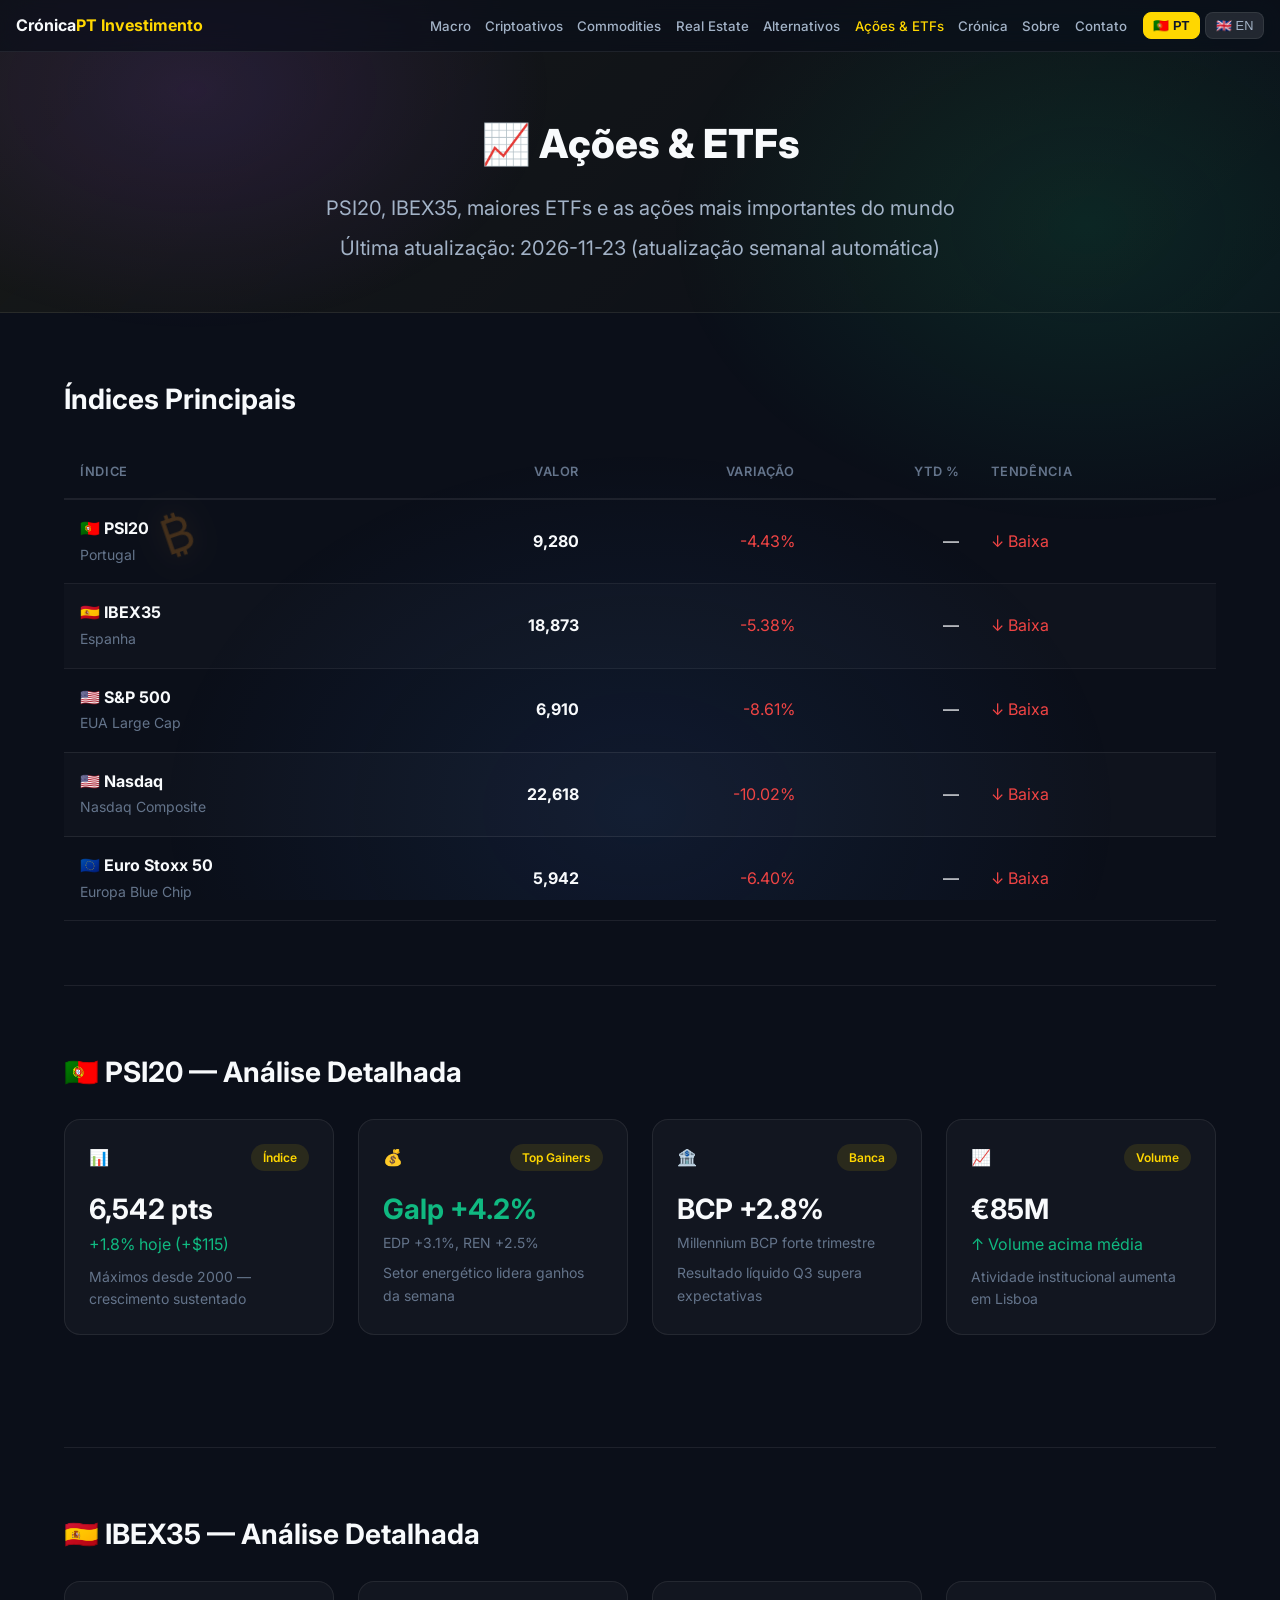
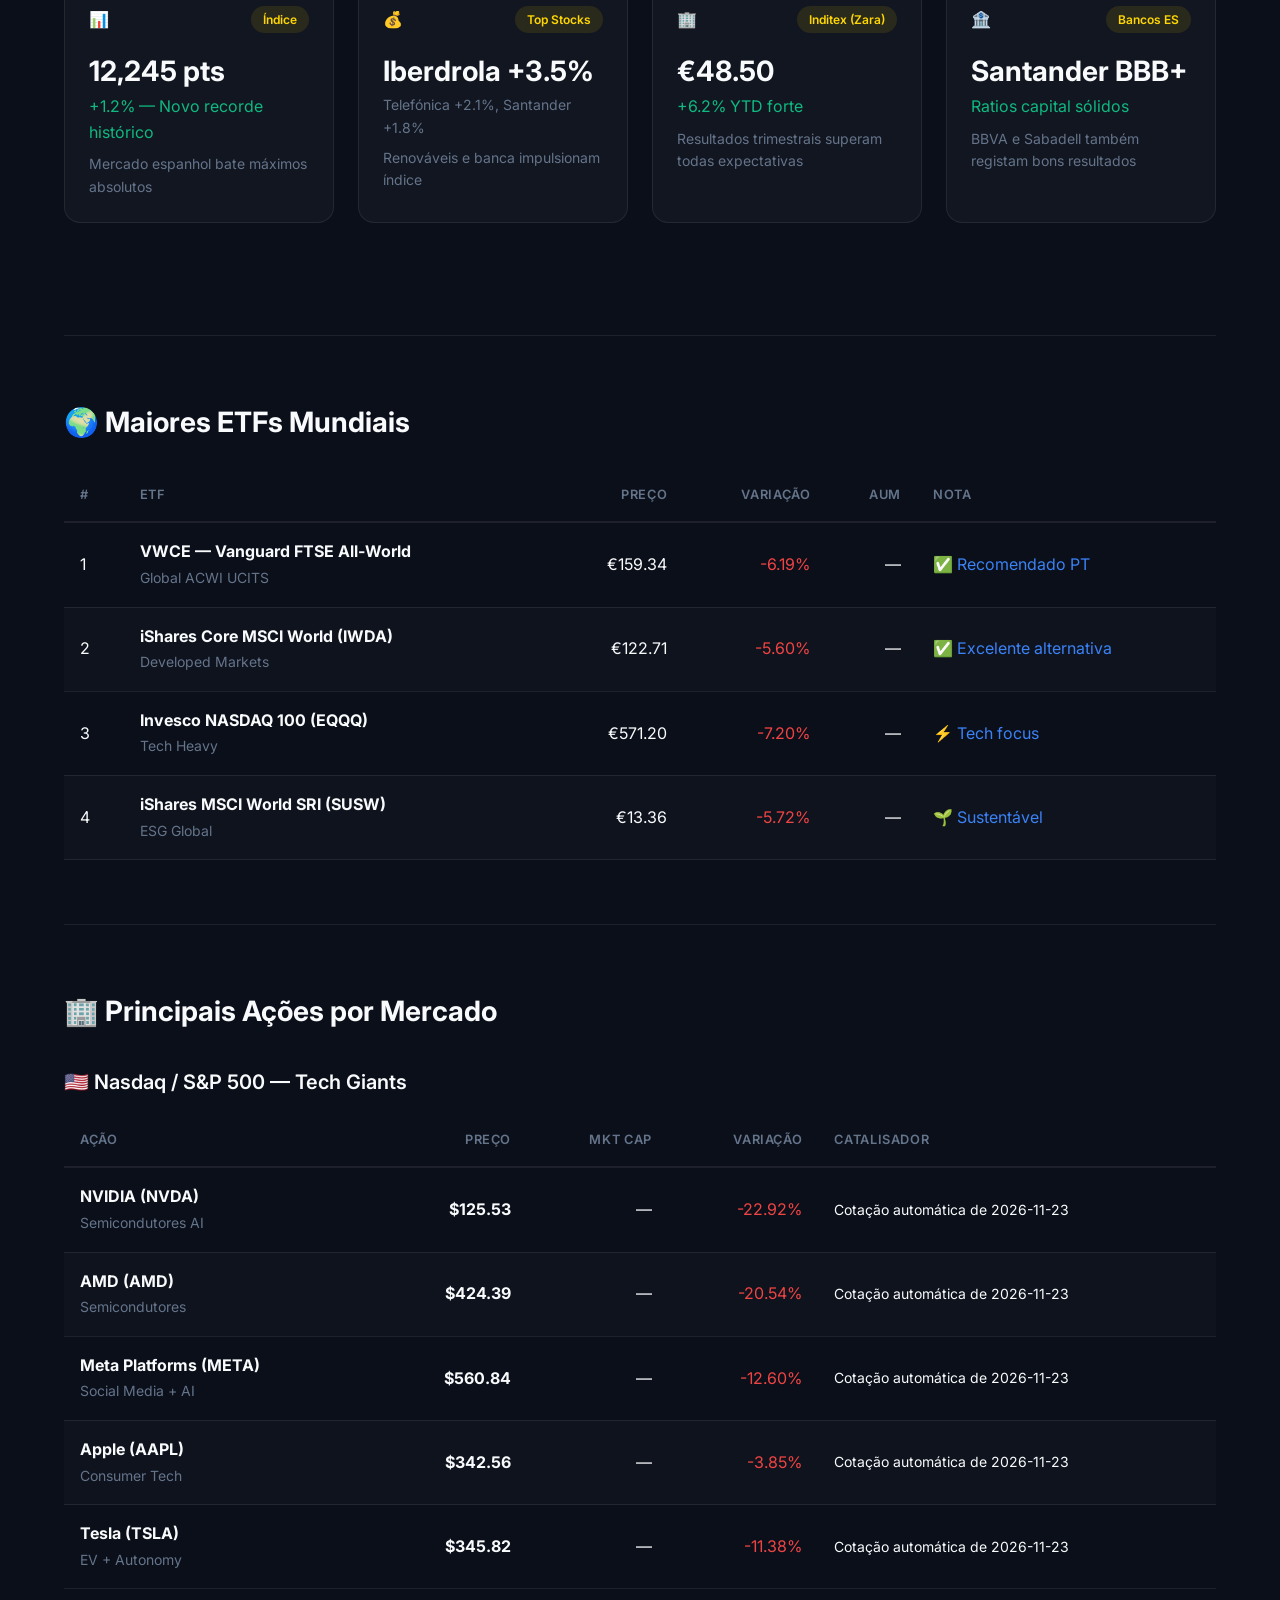
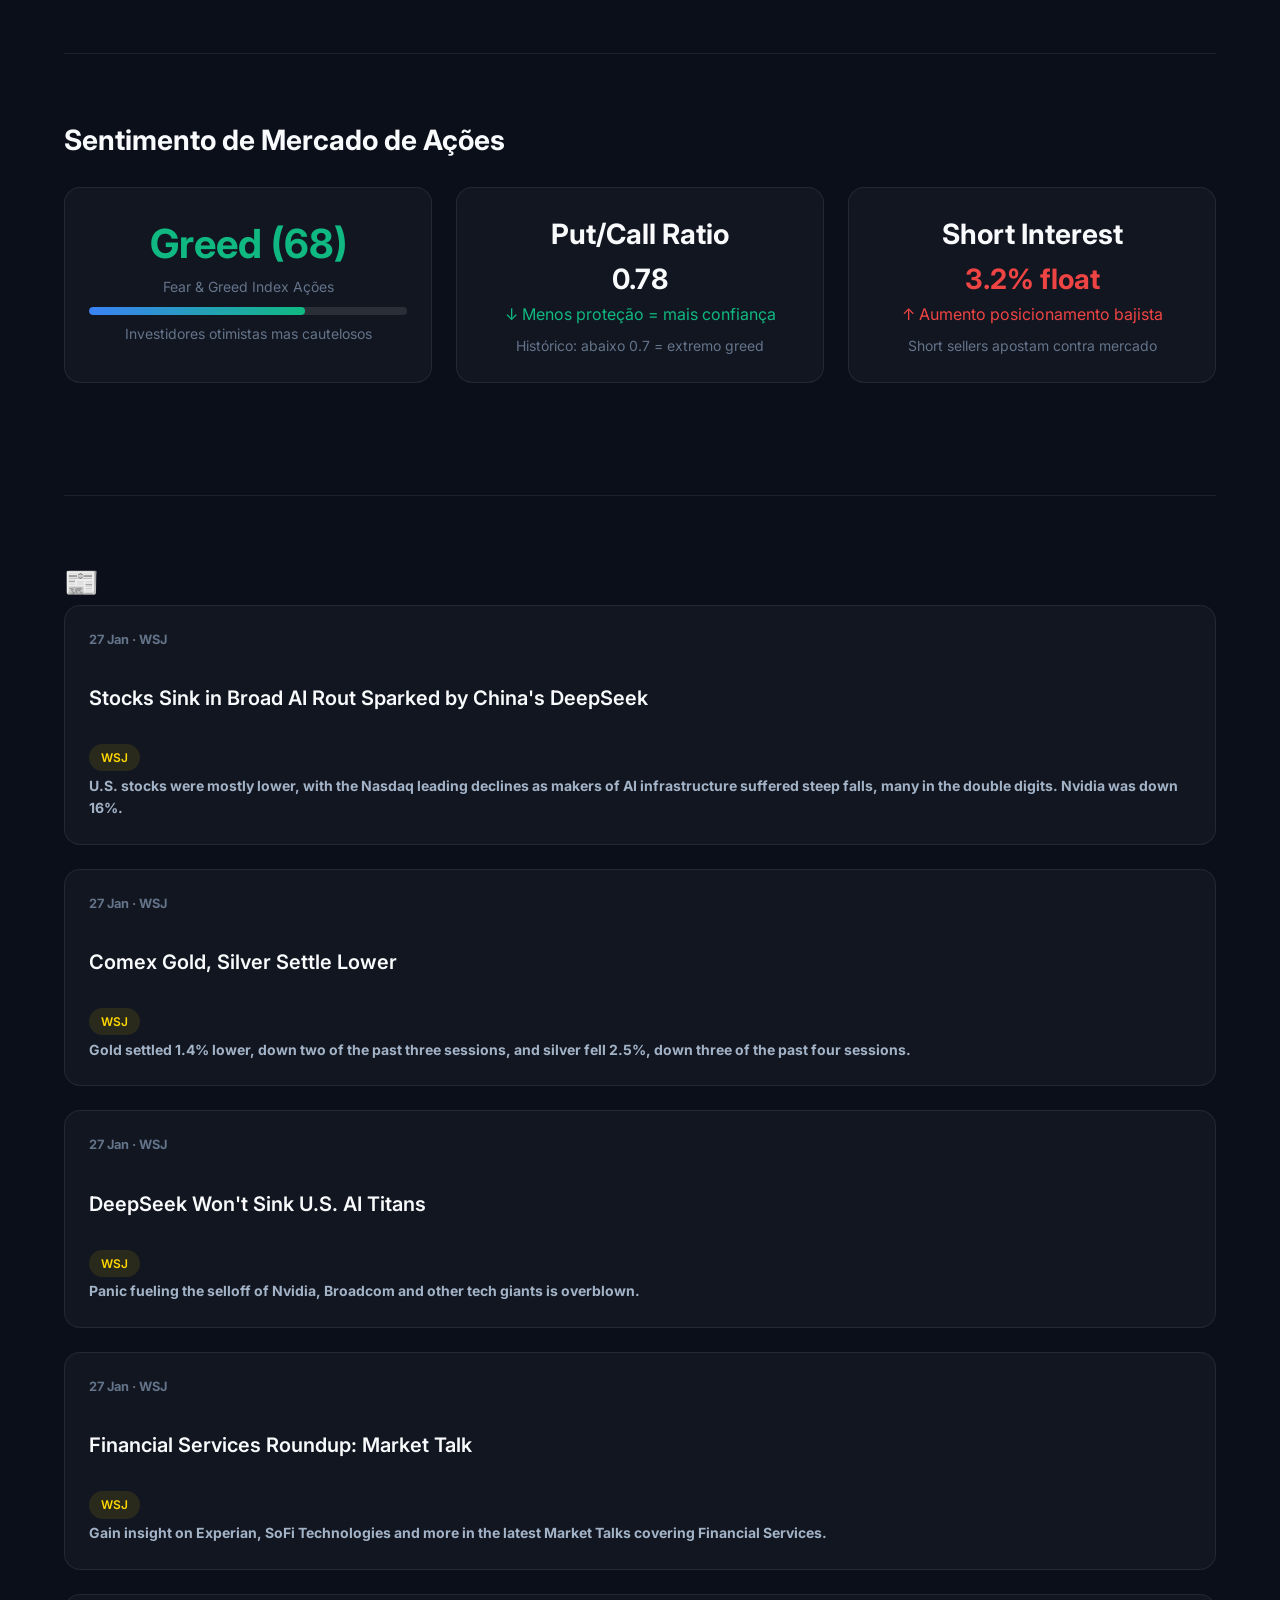
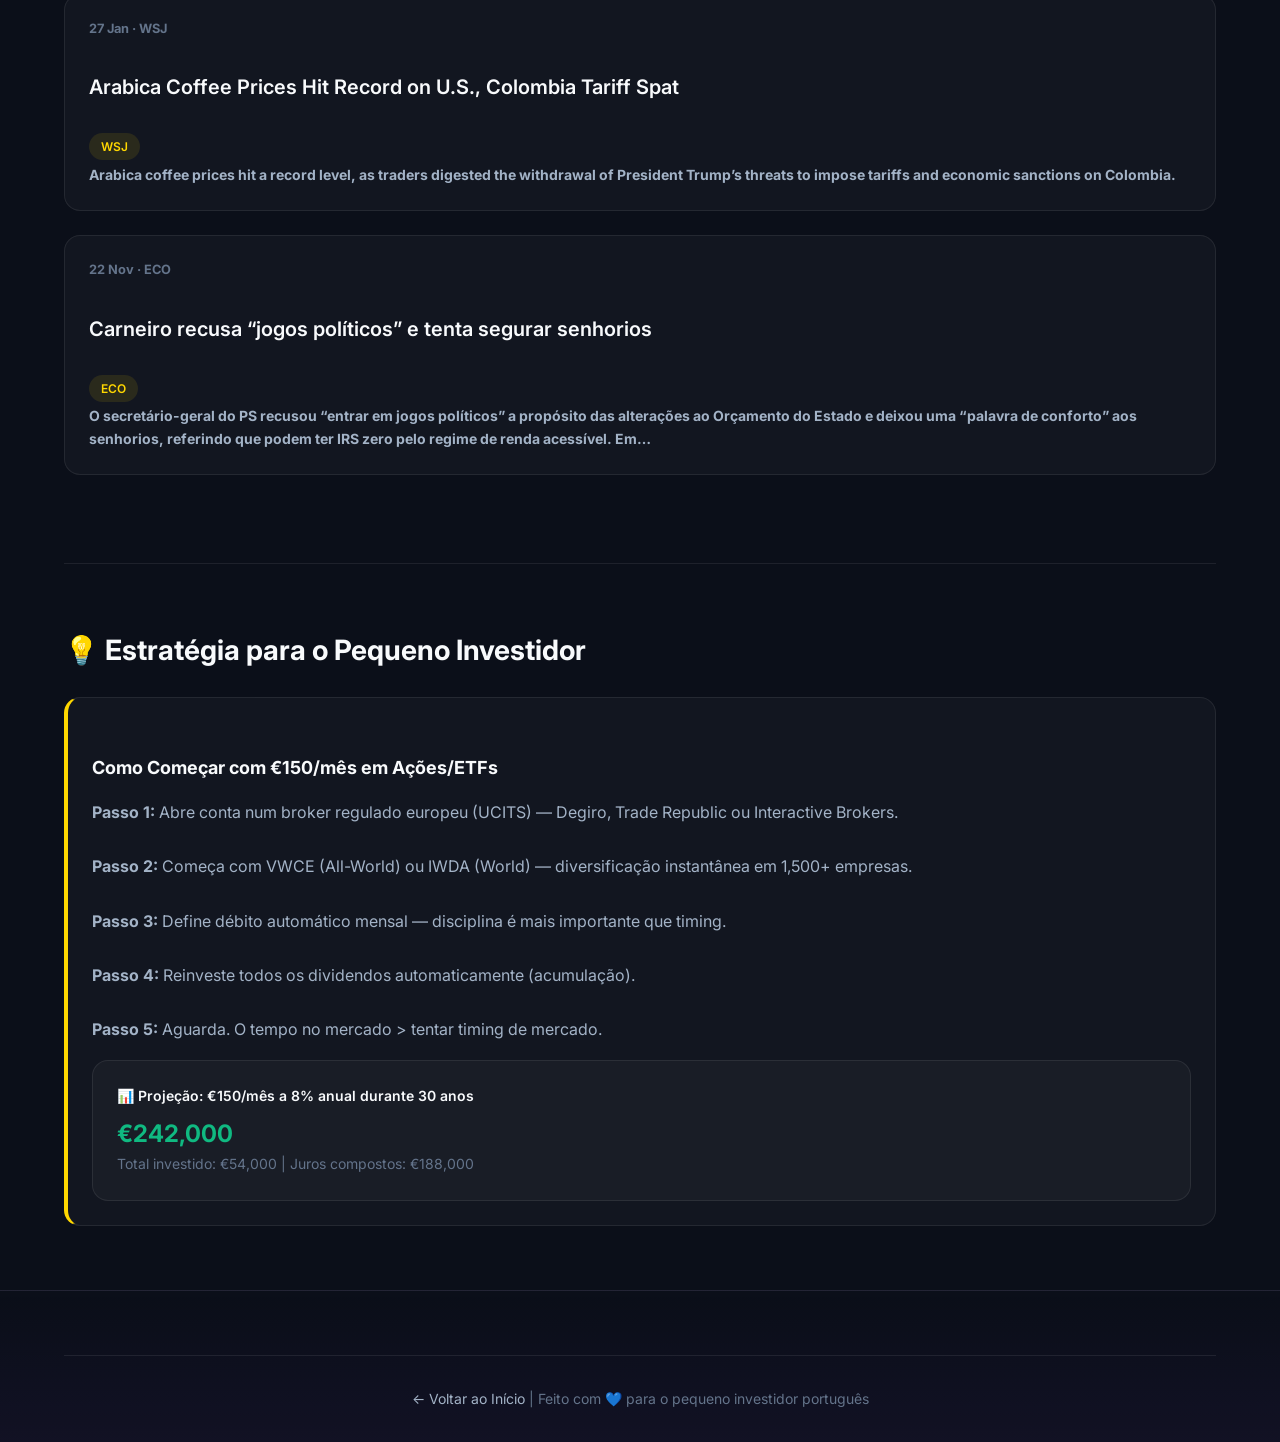
<file: stocks.html>
<!DOCTYPE html>
<html lang="pt-PT">
<head>
  <meta charset="UTF-8">
  <meta name="viewport" content="width=device-width, initial-scale=1.0">
  <title>Ações e ETFs — Crónica PT Investimento</title>
  <link rel="stylesheet" href="style.css">
  <link href="https://fonts.googleapis.com/css2?family=Inter:wght@300;400;500;600;700;800&display=swap" rel="stylesheet">
</head>
<body>
  <nav class="navbar">
    <div class="nav-container">
      <a href="index.html" class="nav-logo"><span class="logo-text">Crónica<span class="highlight">PT Investimento</span></span></a>
      <button class="nav-toggle" id="navToggle"><span></span><span></span><span></span></button>
      <ul class="nav-menu">
        <li><a href="macro.html" class="nav-link">Macro</a></li>
        <li><a href="cripto.html" class="nav-link">Criptoativos</a></li>
        <li><a href="commodities.html" class="nav-link">Commodities</a></li>
        <li><a href="realestate.html" class="nav-link">Real Estate</a></li>
        <li><a href="alternativos.html" class="nav-link">Alternativos</a></li>
        <li><a href="stocks.html" class="nav-link" style="color:var(--gold)">Ações & ETFs</a></li>
        <li><a href="cronica.html" class="nav-link">Crónica</a></li>
        <li><a href="index.html#sobre" class="nav-link">Sobre</a></li>
        <li><a href="index.html#contato" class="nav-link">Contato</a></li>
      </ul>
        <div class="lang-selector" id="langSelector">
          <button class="lang-btn" data-lang="pt" onclick="switchLanguage('pt')" title="Português">🇵🇹 PT</button>
          <button class="lang-btn" data-lang="en" onclick="switchLanguage('en')" title="English">🇬🇧 EN</button>
        </div>
      </div>
    </nav>

  <header class="page-header">
    <div class="container">
      <div class="page-header-content">
        <h1>📈 Ações & ETFs</h1>
        <p>PSI20, IBEX35, maiores ETFs e as ações mais importantes do mundo</p>
        <p class="last-updated">Última atualização: 2026-11-23 (atualização semanal automática)</p>
      </div>
    </div>
  </header>

  <main class="container">
    <!-- Market Indices Overview -->
    <section class="inner-section">
      <h2>Índices Principais</h2>
      <table>
        <thead>
          <tr>
            <th>Índice</th>
            <th style="text-align:right;">Valor</th>
            <th style="text-align:right;">Variação</th>
            <th style="text-align:right;">YTD %</th>
            <th>Tendência</th>
          </tr>
        </thead>
        <tbody>
          <tr>
            <td><strong>🇵🇹 PSI20</strong><br><span style="color:var(--text-muted);font-size:0.875rem;">Portugal</span></td>
            <td style="text-align:right;"><strong>9,280</strong></td>
            <td style="text-align:right;" class="negative">-4.43%</td>
            <td style="text-align:right;">—</td>
            <td><span style="color:var(--red);">↓ Baixa</span></td>
          </tr>
          <tr>
            <td><strong>🇪🇸 IBEX35</strong><br><span style="color:var(--text-muted);font-size:0.875rem;">Espanha</span></td>
            <td style="text-align:right;"><strong>18,873</strong></td>
            <td style="text-align:right;" class="negative">-5.38%</td>
            <td style="text-align:right;">—</td>
            <td><span style="color:var(--red);">↓ Baixa</span></td>
          </tr>
          <tr>
            <td><strong>🇺🇸 S&P 500</strong><br><span style="color:var(--text-muted);font-size:0.875rem;">EUA Large Cap</span></td>
            <td style="text-align:right;"><strong>6,910</strong></td>
            <td style="text-align:right;" class="negative">-8.61%</td>
            <td style="text-align:right;">—</td>
            <td><span style="color:var(--red);">↓ Baixa</span></td>
          </tr>
          <tr>
            <td><strong>🇺🇸 Nasdaq</strong><br><span style="color:var(--text-muted);font-size:0.875rem;">Nasdaq Composite</span></td>
            <td style="text-align:right;"><strong>22,618</strong></td>
            <td style="text-align:right;" class="negative">-10.02%</td>
            <td style="text-align:right;">—</td>
            <td><span style="color:var(--red);">↓ Baixa</span></td>
          </tr>
          <tr>
            <td><strong>🇪🇺 Euro Stoxx 50</strong><br><span style="color:var(--text-muted);font-size:0.875rem;">Europa Blue Chip</span></td>
            <td style="text-align:right;"><strong>5,942</strong></td>
            <td style="text-align:right;" class="negative">-6.40%</td>
            <td style="text-align:right;">—</td>
            <td><span style="color:var(--red);">↓ Baixa</span></td>
          </tr>
        </tbody>
      </table>
    </section>

    <!-- PSI20 Detail -->
    <section class="inner-section">
      <h2>🇵🇹 PSI20 — Análise Detalhada</h2>
      <div class="data-grid">
        <div class="data-card">
          <div class="data-card-header"><span class="data-card-icon">📊</span><span class="news-badge">Índice</span></div>
          <div class="data-card-value">6,542 pts</div>
          <div class="positive">+1.8% hoje (+$115)</div>
          <p style="font-size:0.875rem;color:var(--text-muted);margin-top:0.5rem;">Máximos desde 2000 — crescimento sustentado</p>
        </div>
        <div class="data-card">
          <div class="data-card-header"><span class="data-card-icon">💰</span><span class="news-badge">Top Gainers</span></div>
          <div class="data-card-value positive">Galp +4.2%</div>
          <div class="data-card-label">EDP +3.1%, REN +2.5%</div>
          <p style="font-size:0.875rem;color:var(--text-muted);margin-top:0.5rem;">Setor energético lidera ganhos da semana</p>
        </div>
        <div class="data-card">
          <div class="data-card-header"><span class="data-card-icon">🏦</span><span class="news-badge">Banca</span></div>
          <div class="data-card-value">BCP +2.8%</div>
          <div class="data-card-label">Millennium BCP forte trimestre</div>
          <p style="font-size:0.875rem;color:var(--text-muted);margin-top:0.5rem;">Resultado líquido Q3 supera expectativas</p>
        </div>
        <div class="data-card">
          <div class="data-card-header"><span class="data-card-icon">📈</span><span class="news-badge">Volume</span></div>
          <div class="data-card-value">€85M</div>
          <div class="positive">↑ Volume acima média</div>
          <p style="font-size:0.875rem;color:var(--text-muted);margin-top:0.5rem;">Atividade institucional aumenta em Lisboa</p>
        </div>
      </div>
    </section>

    <!-- IBEX35 Detail -->
    <section class="inner-section">
      <h2>🇪🇸 IBEX35 — Análise Detalhada</h2>
      <div class="data-grid">
        <div class="data-card">
          <div class="data-card-header"><span class="data-card-icon">📊</span><span class="news-badge">Índice</span></div>
          <div class="data-card-value">12,245 pts</div>
          <div class="positive">+1.2% — Novo recorde histórico</div>
          <p style="font-size:0.875rem;color:var(--text-muted);margin-top:0.5rem;">Mercado espanhol bate máximos absolutos</p>
        </div>
        <div class="data-card">
          <div class="data-card-header"><span class="data-card-icon">💰</span><span class="news-badge">Top Stocks</span></div>
          <div class="data-card-value">Iberdrola +3.5%</div>
          <div class="data-card-label">Telefónica +2.1%, Santander +1.8%</div>
          <p style="font-size:0.875rem;color:var(--text-muted);margin-top:0.5rem;">Renováveis e banca impulsionam índice</p>
        </div>
        <div class="data-card">
          <div class="data-card-header"><span class="data-card-icon">🏢</span><span class="news-badge">Inditex (Zara)</span></div>
          <div class="data-card-value">€48.50</div>
          <div class="positive">+6.2% YTD forte</div>
          <p style="font-size:0.875rem;color:var(--text-muted);margin-top:0.5rem;">Resultados trimestrais superam todas expectativas</p>
        </div>
        <div class="data-card">
          <div class="data-card-header"><span class="data-card-icon">🏦</span><span class="news-badge">Bancos ES</span></div>
          <div class="data-card-value">Santander BBB+</div>
          <div class="positive">Ratios capital sólidos</div>
          <p style="font-size:0.875rem;color:var(--text-muted);margin-top:0.5rem;">BBVA e Sabadell também registam bons resultados</p>
        </div>
      </div>
    </section>

    <!-- Top ETFs -->
    <section class="inner-section">
      <h2>🌍 Maiores ETFs Mundiais</h2>
      <table>
        <thead>
          <tr>
            <th>#</th>
            <th>ETF</th>
            <th style="text-align:right;">Preço</th>
            <th style="text-align:right;">Variação</th>
            <th style="text-align:right;">AUM</th>
            <th>Nota</th>
          </tr>
        </thead>
        <tbody>
          <tr>
            <td>1</td>
            <td><strong>VWCE — Vanguard FTSE All-World</strong><br><span style="color:var(--text-muted);font-size:0.875rem;">Global ACWI UCITS</span></td>
            <td style="text-align:right;">€159.34</td>
            <td style="text-align:right;" class="negative">-6.19%</td>
            <td style="text-align:right;">—</td>
            <td style="color:var(--blue);">✅ Recomendado PT</td>
          </tr>
          <tr>
            <td>2</td>
            <td><strong>iShares Core MSCI World (IWDA)</strong><br><span style="color:var(--text-muted);font-size:0.875rem;">Developed Markets</span></td>
            <td style="text-align:right;">€122.71</td>
            <td style="text-align:right;" class="negative">-5.60%</td>
            <td style="text-align:right;">—</td>
            <td style="color:var(--blue);">✅ Excelente alternativa</td>
          </tr>
          <tr>
            <td>3</td>
            <td><strong>Invesco NASDAQ 100 (EQQQ)</strong><br><span style="color:var(--text-muted);font-size:0.875rem;">Tech Heavy</span></td>
            <td style="text-align:right;">€571.20</td>
            <td style="text-align:right;" class="negative">-7.20%</td>
            <td style="text-align:right;">—</td>
            <td style="color:var(--blue);">⚡ Tech focus</td>
          </tr>
          <tr>
            <td>4</td>
            <td><strong>iShares MSCI World SRI (SUSW)</strong><br><span style="color:var(--text-muted);font-size:0.875rem;">ESG Global</span></td>
            <td style="text-align:right;">€13.36</td>
            <td style="text-align:right;" class="negative">-5.72%</td>
            <td style="text-align:right;">—</td>
            <td style="color:var(--blue);">🌱 Sustentável</td>
          </tr>
        </tbody>
      </table>
    </section>

    <!-- Top Stocks -->
    <section class="inner-section">
      <h2>🏢 Principais Ações por Mercado</h2>
      
      <h3>🇺🇸 Nasdaq / S&P 500 — Tech Giants</h3>
      <table>
        <thead>
          <tr>
            <th>Ação</th>
            <th style="text-align:right;">Preço</th>
            <th style="text-align:right;">Mkt Cap</th>
            <th style="text-align:right;">Variação</th>
            <th>Catalisador</th>
          </tr>
        </thead>
        <tbody>
          <tr>
            <td><strong>NVIDIA (NVDA)</strong><br><span style="color:var(--text-muted);font-size:0.875rem;">Semicondutores AI</span></td>
            <td style="text-align:right;"><strong>$125.53</strong></td>
            <td style="text-align:right;">—</td>
            <td style="text-align:right;" class="negative">-22.92%</td>
            <td style="font-size:0.875rem;">Cotação automática de 2026-11-23</td>
          </tr>
          <tr>
            <td><strong>AMD (AMD)</strong><br><span style="color:var(--text-muted);font-size:0.875rem;">Semicondutores</span></td>
            <td style="text-align:right;"><strong>$424.39</strong></td>
            <td style="text-align:right;">—</td>
            <td style="text-align:right;" class="negative">-20.54%</td>
            <td style="font-size:0.875rem;">Cotação automática de 2026-11-23</td>
          </tr>
          <tr>
            <td><strong>Meta Platforms (META)</strong><br><span style="color:var(--text-muted);font-size:0.875rem;">Social Media + AI</span></td>
            <td style="text-align:right;"><strong>$560.84</strong></td>
            <td style="text-align:right;">—</td>
            <td style="text-align:right;" class="negative">-12.60%</td>
            <td style="font-size:0.875rem;">Cotação automática de 2026-11-23</td>
          </tr>
          <tr>
            <td><strong>Apple (AAPL)</strong><br><span style="color:var(--text-muted);font-size:0.875rem;">Consumer Tech</span></td>
            <td style="text-align:right;"><strong>$342.56</strong></td>
            <td style="text-align:right;">—</td>
            <td style="text-align:right;" class="negative">-3.85%</td>
            <td style="font-size:0.875rem;">Cotação automática de 2026-11-23</td>
          </tr>
          <tr>
            <td><strong>Tesla (TSLA)</strong><br><span style="color:var(--text-muted);font-size:0.875rem;">EV + Autonomy</span></td>
            <td style="text-align:right;"><strong>$345.82</strong></td>
            <td style="text-align:right;">—</td>
            <td style="text-align:right;" class="negative">-11.38%</td>
            <td style="font-size:0.875rem;">Cotação automática de 2026-11-23</td>
          </tr>
        </tbody>
      </table>
    </section>

    <!-- Sentiment Section -->
    <section class="inner-section">
      <h2>Sentimento de Mercado de Ações</h2>
      <div class="data-grid">
        <div class="data-card" style="text-align:center;">
          <div class="data-card-value positive" style="font-size:2.5rem;">Greed (68)</div>
          <div class="data-card-label">Fear & Greed Index Ações</div>
          <div class="sentiment-bar-bg"><div class="sentiment-bar-fill sent-greed" style="width:68%"></div></div>
          <p style="font-size:0.875rem;color:var(--text-muted);margin-top:0.5rem;">Investidores otimistas mas cautelosos</p>
        </div>
        <div class="data-card" style="text-align:center;">
          <div class="data-card-value">Put/Call Ratio</div>
          <div class="data-card-value">0.78</div>
          <div class="positive">↓ Menos proteção = mais confiança</div>
          <p style="font-size:0.875rem;color:var(--text-muted);margin-top:0.5rem;">Histórico: abaixo 0.7 = extremo greed</p>
        </div>
        <div class="data-card" style="text-align:center;">
          <div class="data-card-value">Short Interest</div>
          <div class="data-card-value negative">3.2% float</div>
          <div class="negative">↑ Aumento posicionamento bajista</div>
          <p style="font-size:0.875rem;color:var(--text-muted);margin-top:0.5rem;">Short sellers apostam contra mercado</p>
        </div>
      </div>
    </section>

    <!-- News -->
    <section class="inner-section">
      <h2>📰 <div class="news-list">
        <!-- NEWS-START:stocks -->
        <article class="news-item fade-in"><p class="news-date" style="font-size:0.8rem;color:var(--text-muted);">27 Jan · WSJ</p><div class="news-item-header"><h3><a href="https://www.wsj.com/articles/nikkei-may-rise-as-weak-yen-raises-earnings-hopes-776a8056?mod=rss_markets_main" target="_blank" rel="noopener" style="color:inherit;text-decoration:none;">Stocks Sink in Broad AI Rout Sparked by China's DeepSeek</a></h3><span class="news-badge">WSJ</span></div><p>U.S. stocks were mostly lower, with the Nasdaq leading declines as makers of AI infrastructure suffered steep falls, many in the double digits. Nvidia was down 16%.</p></article>
        <article class="news-item fade-in"><p class="news-date" style="font-size:0.8rem;color:var(--text-muted);">27 Jan · WSJ</p><div class="news-item-header"><h3><a href="https://www.wsj.com/articles/gold-edges-lower-feds-rate-decision-in-focus-09dbfceb?mod=rss_markets_main" target="_blank" rel="noopener" style="color:inherit;text-decoration:none;">Comex Gold, Silver Settle Lower</a></h3><span class="news-badge">WSJ</span></div><p>Gold settled 1.4% lower, down two of the past three sessions, and silver fell 2.5%, down three of the past four sessions.</p></article>
        <article class="news-item fade-in"><p class="news-date" style="font-size:0.8rem;color:var(--text-muted);">27 Jan · WSJ</p><div class="news-item-header"><h3><a href="https://www.wsj.com/articles/deepseek-us-ai-stocks-nvidia-broadcom-6cdfae81?mod=rss_markets_main" target="_blank" rel="noopener" style="color:inherit;text-decoration:none;">DeepSeek Won't Sink U.S. AI Titans</a></h3><span class="news-badge">WSJ</span></div><p>Panic fueling the selloff of Nvidia, Broadcom and other tech giants is overblown.</p></article>
        <article class="news-item fade-in"><p class="news-date" style="font-size:0.8rem;color:var(--text-muted);">27 Jan · WSJ</p><div class="news-item-header"><h3><a href="https://www.wsj.com/articles/financial-services-roundup-market-talk-94f52cba?mod=rss_markets_main" target="_blank" rel="noopener" style="color:inherit;text-decoration:none;">Financial Services Roundup: Market Talk</a></h3><span class="news-badge">WSJ</span></div><p>Gain insight on Experian, SoFi Technologies and more in the latest Market Talks covering Financial Services.</p></article>
        <article class="news-item fade-in"><p class="news-date" style="font-size:0.8rem;color:var(--text-muted);">27 Jan · WSJ</p><div class="news-item-header"><h3><a href="https://www.wsj.com/articles/arabica-coffee-prices-hit-new-high-on-u-s-colombia-tariff-spat-582446fe?mod=rss_markets_main" target="_blank" rel="noopener" style="color:inherit;text-decoration:none;">Arabica Coffee Prices Hit Record on U.S., Colombia Tariff Spat</a></h3><span class="news-badge">WSJ</span></div><p>Arabica coffee prices hit a record level, as traders digested the withdrawal of President Trump’s threats to impose tariffs and economic sanctions on Colombia.</p></article>
        <article class="news-item fade-in"><p class="news-date" style="font-size:0.8rem;color:var(--text-muted);">22 Nov · ECO</p><div class="news-item-header"><h3><a href="https://eco.sapo.pt/2026/11/22/carneiro-recusa-jogos-politicos-e-tenta-segurar-senhorios/" target="_blank" rel="noopener" style="color:inherit;text-decoration:none;">Carneiro recusa “jogos políticos” e tenta segurar senhorios</a></h3><span class="news-badge">ECO</span></div><p>O secretário-geral do PS recusou “entrar em jogos políticos” a propósito das alterações ao Orçamento do Estado e deixou uma “palavra de conforto” aos senhorios, referindo que podem ter IRS zero pelo regime de renda acessível. Em…</p></article>
      <!-- NEWS-END -->
      </div>
    </section>

    <!-- Strategy for small investors -->
    <section class="inner-section">
      <h2>💡 Estratégia para o Pequeno Investidor</h2>
      <div class="data-card" style="border-left:4px solid var(--gold);">
        <h3 style="font-size:1.125rem;font-weight:700;margin-bottom:1rem;">Como Começar com €150/mês em Ações/ETFs</h3>
        <p style="color:var(--text-secondary);line-height:1.7;margin-bottom:1rem;">
          <strong>Passo 1:</strong> Abre conta num broker regulado europeu (UCITS) — Degiro, Trade Republic ou Interactive Brokers.<br><br>
          <strong>Passo 2:</strong> Começa com VWCE (All-World) ou IWDA (World) — diversificação instantânea em 1,500+ empresas.<br><br>
          <strong>Passo 3:</strong> Define débito automático mensal — disciplina é mais importante que timing.<br><br>
          <strong>Passo 4:</strong> Reinveste todos os dividendos automaticamente (acumulação).<br><br>
          <strong>Passo 5:</strong> Aguarda. O tempo no mercado > tentar timing de mercado.
        </p>
        <div class="data-card" style="margin-top:1rem;">
          <h4 style="font-size:0.875rem;font-weight:600;margin-bottom:0.5rem;">📊 Projeção: €150/mês a 8% anual durante 30 anos</h4>
          <p style="font-size:1.5rem;font-weight:700;color:var(--green);">€242,000</p>
          <p style="font-size:0.875rem;color:var(--text-muted);">Total investido: €54,000 | Juros compostos: €188,000</p>
        </div>
      </div>
    </section>
  </main>

  <footer class="footer">
    <div class="container">
      <div class="footer-bottom">
        <p><a href="index.html" style="color:var(--text-secondary);text-decoration:none;">← Voltar ao Início</a> | Feito com 💙 para o pequeno investidor português</p>
      </div>
    </div>
  </footer>
  <script src="translations.js"></script>
  <script src="script.js"></script>
  <div class="floating-btc" aria-hidden="true"><span class="coin">₿</span></div>

</body>
</html>
</file>
<file: style.css>
/* CRONICA PT - Modern Design (Solana-inspired) */
* { margin: 0; padding: 0; box-sizing: border-box; }
:root { --bg-dark:#0b0f19;--bg-card:rgba(255,255,255,0.03);--bg-alt:#070b14;--text-primary:#f8fafc;--text-secondary:#a3b3c7;--text-muted:#64748b;--gold:#FFD700;--green:#10b981;--red:#ef4444;--blue:#3b82f6;--purple:#8b5cf6;--accent:#9945FF;--accent2:#14F195;--border:rgba(255,255,255,0.08);--shadow:0 4px 24px rgba(0,0,0,0.3);--trans:0.3s ease; }
html { scroll-behavior:smooth;font-size:16px; }
body { font-family:Inter,-apple-system,BlinkMacSystemFont,sans-serif;background:var(--bg-dark);color:var(--text-primary);line-height:1.6;overflow-x:hidden; }
/* Ambient gradient orbs (Solana-style background glow) */
body::before {
  content:'';
  position:fixed;inset:0;z-index:-2;pointer-events:none;
  background:
    radial-gradient(600px 400px at 15% 10%, rgba(153,69,255,0.14), transparent 60%),
    radial-gradient(700px 500px at 85% 25%, rgba(20,241,149,0.10), transparent 60%),
    radial-gradient(800px 600px at 50% 90%, rgba(59,130,246,0.10), transparent 60%);
}
.container { max-width:1200px;margin:0 auto;padding:0 1.5rem; }
.section { padding:5rem 0; }
.section-header { text-align:center;margin-bottom:3rem; }
.section-tag { display:inline-block;background:linear-gradient(135deg, rgba(153,69,255,0.15), rgba(20,241,149,0.12));border:1px solid rgba(153,69,255,0.3);color:var(--accent2);padding:0.5rem 1rem;border-radius:9999px;font-size:0.875rem;font-weight:600;margin-bottom:1rem; }
.section-title { font-size:2.75rem;font-weight:800;margin-bottom:0.5rem;background:linear-gradient(120deg,#fff 30%,#9945FF 70%,#14F195 100%);-webkit-background-clip:text;-webkit-text-fill-color:transparent;background-clip:text; }
.section-desc { color:var(--text-secondary);font-size:1.125rem; }
.mb-2 { margin-bottom:0.5rem; }

/* Navigation */
.navbar { position:fixed;top:0;left:0;right:0;background:rgba(11,15,25,0.75);backdrop-filter:blur(16px) saturate(180%);z-index:1000;border-bottom:1px solid var(--border); }
.nav-container { max-width:1400px;margin:0 auto;padding:0.75rem 1rem;display:flex;justify-content:space-between;align-items:center;flex-wrap:nowrap;gap:1rem; }
.nav-logo { display:flex;align-items:center;text-decoration:none;color:var(--text-primary);font-weight:700;font-size:1rem;margin-right:auto;white-space:nowrap;flex-shrink:0; }
.nav-menu { margin-left:auto;flex-shrink:1;min-width:0; }
.highlight { color:var(--gold); }
.nav-menu { display:flex;align-items:center;gap:0.9rem;list-style:none;flex-wrap:nowrap;white-space:nowrap; }
.nav-link { color:var(--text-secondary);text-decoration:none;font-weight:500;transition:color var(--trans);font-size:0.83rem;white-space:nowrap; }
.nav-link:hover { color:var(--gold); }
.btn-nav { background:var(--gold);color:#0f172a!important;padding:0.4rem 1rem;border-radius:9999px;font-weight:600;text-decoration:none;transition:all var(--trans);font-size:0.9rem; }
.btn-nav:hover { opacity:0.9;transform:translateY(-2px); }
.nav-toggle { display:none;flex-direction:column;gap:4px;background:none;border:none;cursor:pointer;padding:0.5rem; }
.nav-toggle span { width:24px;height:2px;background:var(--text-primary);transition:all var(--trans); }
@media(max-width:1024px) { .nav-menu{position:fixed;top:64px;left:0;right:0;background:rgba(15,23,42,0.98);flex-direction:column;padding:2rem;gap:1rem;transform:translateY(-100%);opacity:0;visibility:hidden;transition:all var(--trans);} .nav-menu.open{transform:translateY(0);opacity:1;visibility:visible;} .nav-toggle{display:flex;} .nav-link{width:100%;padding:0.5rem 0;} }

/* Hero Section */
.hero { min-height:100vh;display:flex;align-items:center;justify-content:center;position:relative;overflow:hidden;padding:6rem 1.5rem 4rem; }
.hero-bg { position:absolute;inset:0;background:radial-gradient(ellipse at 30% 40%,rgba(153,69,255,0.16),transparent 55%),radial-gradient(ellipse at 70% 60%,rgba(20,241,149,0.12),transparent 55%);animation:glow 8s ease-in-out infinite alternate; }
@keyframes glow { from{opacity:0.3} to{opacity:0.6} }
.hero-content { text-align:center;position:relative;z-index:1;max-width:800px; }
.hero-title { font-size:clamp(2.2rem,5.5vw,4rem);font-weight:800;line-height:1.15;margin-bottom:1.5rem;letter-spacing:-0.02em; }
.gradient-text { background:linear-gradient(90deg,#9945FF,#14F195,#00D1FF,#9945FF);-webkit-background-clip:text;-webkit-text-fill-color:transparent;background-clip:text;background-size:300% 200%;animation:shift 6s ease infinite; }
@keyframes shift { 0%,100%{background-position:0% 50%} 50%{background-position:100% 50%} }
.hero-subtitle { font-size:1.25rem;color:var(--text-secondary);margin-bottom:2rem;max-width:600px;margin-left:auto;margin-right:auto; }
.hero-buttons { display:flex;gap:1rem;justify-content:center;margin-bottom:3rem;flex-wrap:wrap; }
.btn { padding:1rem 2rem;border-radius:9999px;font-weight:600;font-size:1rem;text-decoration:none;transition:all var(--trans);border:none;cursor:pointer;display:inline-flex;align-items:center;gap:0.5rem; }
.btn-primary { background:linear-gradient(90deg,#9945FF,#14F195);color:#0b0f19; }
.btn-primary:hover { opacity:0.95;transform:translateY(-2px);box-shadow:0 10px 30px rgba(153,69,255,0.4); }
.btn-secondary { background:transparent;color:var(--text-primary);border:2px solid var(--border); }
.btn-secondary:hover { border-color:var(--gold);color:var(--gold); }
.hero-stats { display:flex;justify-content:center;gap:3rem;flex-wrap:wrap; }
.stat-item { text-align:center; }
.stat-number { display:block;font-size:2.5rem;font-weight:800;line-height:1;margin-bottom:0.5rem;background:linear-gradient(90deg,#9945FF,#14F195);-webkit-background-clip:text;-webkit-text-fill-color:transparent;background-clip:text; }
.stat-label { font-size:0.875rem;color:var(--text-secondary);text-transform:uppercase;letter-spacing:0.05em; }

/* Quick Links Grid */
.quick-links-section { background:var(--bg-alt); }
.quick-links-grid { display:grid;gap:1.5rem;grid-template-columns:repeat(auto-fit,minmax(300px,1fr)); }
@media(min-width:1024px) { .quick-links-grid{grid-template-columns:repeat(3,1fr);} }
.quick-card { background:var(--bg-card);border:1px solid var(--border);border-radius:1rem;padding:2rem;text-decoration:none;color:inherit;transition:all var(--trans);position:relative;backdrop-filter:blur(10px);overflow:hidden; }
.quick-card::before { content:"";position:absolute;top:0;left:0;right:0;height:2px;background:linear-gradient(90deg,#9945FF,#14F195);opacity:0;transition:opacity var(--trans); }
.quick-card:hover::before { opacity:1; }
.quick-card:hover { border-color:rgba(153,69,255,0.4);transform:translateY(-4px);box-shadow:0 12px 40px rgba(153,69,255,0.15); }
.quick-card.featured { border-color:rgba(255,215,0,0.2); }
.quick-card-icon { font-size:2.5rem;margin-bottom:1rem; }
.quick-card h3 { font-size:1.25rem;font-weight:700;margin-bottom:0.5rem; }
.quick-card p { color:var(--text-secondary);font-size:0.875rem;line-height:1.6; }
.card-arrow { position:absolute;bottom:1.5rem;right:1.5rem;color:var(--gold);font-size:1.5rem;transition:transform var(--trans); }
.quick-card:hover .card-arrow { transform:translateX(4px); }
.card-badge { position:absolute;top:1.5rem;right:1.5rem;background:var(--gold);color:#0f172a;padding:0.25rem 0.75rem;border-radius:9999px;font-size:0.75rem;font-weight:600; }

/* About & Subscribe */
.about-content { display:grid;gap:2rem; }
@media(min-width:768px){ .about-content{grid-template-columns:repeat(3,1fr);} }
.about-card { background:var(--bg-card);border:1px solid var(--border);border-radius:1rem;padding:2rem;transition:all var(--trans); }
.about-card { backdrop-filter:blur(10px); }
.about-card:hover { border-color:rgba(20,241,149,0.4);transform:translateY(-4px);box-shadow:0 12px 40px rgba(20,241,149,0.1); }
.about-card h3 { font-size:1.25rem;font-weight:700;margin-bottom:1rem; }
.about-card p { color:var(--text-secondary);line-height:1.7; }
.subscribe-section { background:linear-gradient(135deg,rgba(255,215,0,0.05),rgba(30,41,59,0.5)); }
.subscribe-wrapper { display:grid;gap:3rem;align-items:center; }
@media(min-width:768px){ .subscribe-wrapper{grid-template-columns:1fr 1fr;} }
.subscribe-content { text-align:center; }
.subscribe-form { display:flex;flex-direction:column;gap:1rem;margin-top:2rem; }
.subscribe-form input { padding:1rem;background:rgba(255,255,255,0.05);border:1px solid var(--border);border-radius:0.75rem;color:var(--text-primary);font-size:1rem;outline:none;transition:all var(--trans); }
.subscribe-form input:focus { border-color:var(--gold);box-shadow:0 0 0 3px rgba(255,215,0,0.1); }
.btn-subscribe { background:linear-gradient(90deg,#9945FF,#14F195);color:#0b0f19;padding:1rem;border:none;border-radius:0.75rem;font-size:1rem;font-weight:600;cursor:pointer;transition:all var(--trans); }
.btn-subscribe:hover { opacity:0.95;transform:translateY(-2px);box-shadow:0 10px 30px rgba(153,69,255,0.35); }
.subscribe-footer { font-size:0.75rem;color:var(--text-muted);margin-top:1rem; }
.subscribe-perks { display:flex;flex-direction:column;gap:1.5rem; }
.perk-item { display:flex;align-items:center;gap:1rem;font-size:1.125rem; }
.perk-icon { font-size:1.5rem; }

/* Contact */
.contact-grid { display:grid;gap:3rem; }
@media(min-width:768px){ .contact-grid{grid-template-columns:1fr 1fr;} }
.contact-info h3 { font-size:1.25rem;font-weight:700;margin-bottom:1.5rem; }
.contact-items { display:flex;flex-direction:column;gap:1.5rem;margin-bottom:2rem; }
.contact-item { display:flex;gap:1rem;align-items:flex-start; }
.contact-icon { font-size:1.5rem; }
.contact-item strong { display:block;margin-bottom:0.25rem; }
.contact-item p { color:var(--text-secondary); }
.contact-item a { color:var(--gold);text-decoration:none; }
.faq-preview h4 { font-size:1.125rem;font-weight:600;margin-bottom:1rem; }
.faq-preview details { background:var(--bg-card);border:1px solid var(--border);border-radius:0.75rem;padding:1rem;margin-bottom:0.75rem;cursor:pointer; }
.faq-preview summary { font-weight:600;margin-bottom:0.5rem; }
.faq-preview p { font-size:0.875rem;color:var(--text-secondary);line-height:1.6; }
.contact-form { display:flex;flex-direction:column;gap:1rem; }
.contact-form input,.contact-form select,.contact-form textarea { padding:1rem;background:var(--bg-card);border:1px solid var(--border);border-radius:0.75rem;color:var(--text-primary);font-size:1rem;outline:none;transition:all var(--trans);font-family:inherit;backdrop-filter:blur(8px); }
.contact-form input:focus,.contact-form select:focus,.contact-form textarea:focus { border-color:#9945FF;box-shadow:0 0 0 3px rgba(153,69,255,0.15); }
.contact-form textarea { resize:vertical; }

/* Footer */
.footer { background:linear-gradient(180deg,transparent,rgba(153,69,255,0.05));border-top:1px solid var(--border);padding:4rem 0 2rem; }
.footer-content { display:grid;gap:3rem;margin-bottom:2rem; }
@media(min-width:768px){ .footer-content{grid-template-columns:2fr 1fr 1fr;} }
.footer-logo { display:flex;align-items:center;gap:0.5rem;margin-bottom:1rem; }
.footer-tagline { color:var(--text-secondary);margin-bottom:0.5rem; }
.footer-disclaimer { font-size:0.875rem;color:var(--text-muted); }
.footer-links { display:grid;gap:2rem;grid-template-columns:repeat(auto-fit,minmax(150px,1fr)); }
.footer-col h4 { font-size:1rem;font-weight:600;margin-bottom:1rem; }
.footer-col ul { list-style:none; }
.footer-col li { margin-bottom:0.5rem; }
.footer-col a { color:var(--text-secondary);text-decoration:none;transition:color var(--trans); }
.footer-col a:hover { color:var(--gold); }
.footer-bottom { text-align:center;padding-top:2rem;border-top:1px solid var(--border); }
.footer-bottom p { color:var(--text-muted);font-size:0.875rem; }
.back-to-top { position:fixed;bottom:2rem;right:2rem;width:3rem;height:3rem;background:var(--gold);color:#0f172a;border:none;border-radius:50%;font-size:1.25rem;cursor:pointer;opacity:0;visibility:hidden;transition:all var(--trans);z-index:999; }
.back-to-top.visible { opacity:1;visibility:visible; }
.back-to-top:hover { transform:translateY(-4px); }

/* Page Headers (inner pages) */
.page-header { padding:7rem 0 3rem;background:linear-gradient(135deg,rgba(255,215,0,0.05),transparent);border-bottom:1px solid var(--border); }
.page-header-content { text-align:center;max-width:800px;margin:0 auto; }
.page-header h1 { font-size:2.5rem;font-weight:800;margin-bottom:1rem; }
.page-header p { color:var(--text-secondary);font-size:1.25rem; }
.last-updated { color:var(--gold);font-size:0.875rem;margin-top:0.5rem; }

/* Data Cards */
.data-grid { display:grid;gap:1.5rem;grid-template-columns:repeat(auto-fit,minmax(250px,1fr));margin-bottom:3rem; }
.data-card { background:var(--bg-card);border:1px solid var(--border);border-radius:1rem;padding:1.5rem;transition:all var(--trans); }
.data-card:hover { border-color:rgba(255,215,0,0.3);transform:translateY(-2px); }
.data-card-header { display:flex;justify-content:space-between;align-items:center;margin-bottom:1rem; }
.data-card-value { font-size:1.75rem;font-weight:700; }
.data-card-label { color:var(--text-muted);font-size:0.875rem; }
.positive { color:var(--green); }
.negative { color:var(--red); }

/* News Items */
.news-list { display:flex;flex-direction:column;gap:1.5rem; }
.news-item { background:var(--bg-card);border:1px solid var(--border);border-radius:1rem;padding:1.5rem;transition:all var(--trans); }
.news-item:hover { border-color:rgba(255,215,0,0.3); }
.news-item h3 { font-size:1.125rem;font-weight:600;margin-bottom:0.5rem; }
.news-badge { display:inline-block;background:rgba(255,215,0,0.1);color:var(--gold);padding:0.25rem 0.75rem;border-radius:9999px;font-size:0.75rem;font-weight:600; }
.news-item p { color:var(--text-secondary);font-size:0.875rem;line-height:1.6; }
.news-date { color:var(--text-muted);font-size:0.75rem;margin-bottom:0.5rem; }

/* Sentiment Bar */
.sentiment-bar-bg { height:8px;background:rgba(255,255,255,0.1);border-radius:9999px;overflow:hidden;margin-top:0.5rem; }
.sentiment-bar-fill { height:100%;border-radius:9999px;transition:width 0.5s ease; }
.sent-fear { background:linear-gradient(90deg,#ef4444,#f59e0b); }
.sent-neutral { background:linear-gradient(90deg,#f59e0b,#3b82f6); }
.sent-greed { background:linear-gradient(90deg,#3b82f6,#10b981); }
.sent-extreme { background:linear-gradient(90deg,#10b981,#34d399); }

/* Inner page sections */
.inner-section { padding:4rem 0;border-bottom:1px solid var(--border); }
.inner-section:last-child { border-bottom:none; }
.inner-section h2 { font-size:1.75rem;font-weight:700;margin-bottom:1.5rem; }
.inner-section h3 { font-size:1.25rem;font-weight:600;margin:2rem 0 1rem; }

/* Tables */
table { width:100%;border-collapse:collapse; }
table th { text-align:left;padding:0.9rem 1rem;color:var(--text-muted);font-size:0.8rem;text-transform:uppercase;letter-spacing:0.05em;border-bottom:1px solid var(--border); }
table td { padding:0.9rem 1rem;border-bottom:1px solid rgba(255,255,255,0.04); }
table tbody tr { transition:background var(--trans); }
table tbody tr:hover { background:rgba(153,69,255,0.06); }
thead th { text-align:left;padding:1rem;color:var(--text-muted);font-weight:600;border-bottom:2px solid var(--border); }
tbody td { padding:1rem;border-bottom:1px solid var(--border); }
tbody tr:nth-child(even) { background:rgba(255,255,255,0.02); }

/* Animations */
.fade-in { opacity:0;transform:translateY(20px);transition:opacity 0.6s ease,transform 0.6s ease; }
.fade-in.visible { opacity:1;transform:translateY(0); }

/* Responsive */
@media(max-width:768px) { .section{padding:3rem 0;} .section-title{font-size:2rem;} .hero-title{font-size:2rem;} .hero-buttons{flex-direction:column;} .btn{width:100%;justify-content:center;} .hero-stats{flex-direction:column;gap:1rem;} .page-header h1{font-size:2rem;} .quick-links-grid{grid-template-columns:1fr;} }
/* Language Selector */
.lang-selector {
  display: flex;
  align-items: center;
  gap: 0.35rem;
  flex-shrink: 0;
}
.lang-btn {
  background: rgba(255,255,255,0.1);
  border: 1px solid var(--border);
  color: var(--text-secondary);
  padding: 0.3rem 0.6rem;
  border-radius: 0.5rem;
  cursor: pointer;
  font-size: 0.8rem;
  transition: all var(--trans);
  white-space: nowrap;
  flex-shrink: 0;
}
.lang-btn:hover {
  background: rgba(255,215,0,0.1);
  color: var(--gold);
  border-color: var(--gold);
}
.lang-btn.active {
  background: var(--gold);
  color: #0f172a;
  border-color: var(--gold);
  font-weight: 600;
}

/* Responsive adjustments */
@media(max-width:1024px) {
  .nav-container { flex-wrap: nowrap; }
  .lang-selector { flex-shrink: 0; }
  .lang-btn { padding: 0.25rem 0.5rem; font-size: 0.75rem; }
}

/* Floating Bitcoin Coin (movimento controlado por JS) */
.floating-btc {
  position: fixed;
  top: 0;
  left: 0;
  z-index: 500;
  pointer-events: none;
  will-change: transform, opacity;
}
.floating-btc .coin {
  display: inline-block;
  font-size: 3rem;
  color: #f7931a;
  filter: drop-shadow(0 0 12px rgba(247,147,26,0.45));
  will-change: transform;
}
@media (max-width: 768px) {
  .floating-btc .coin { font-size: 2rem; }
}
@media (prefers-reduced-motion: reduce) {
  .floating-btc { display: none; }
}
</file>
